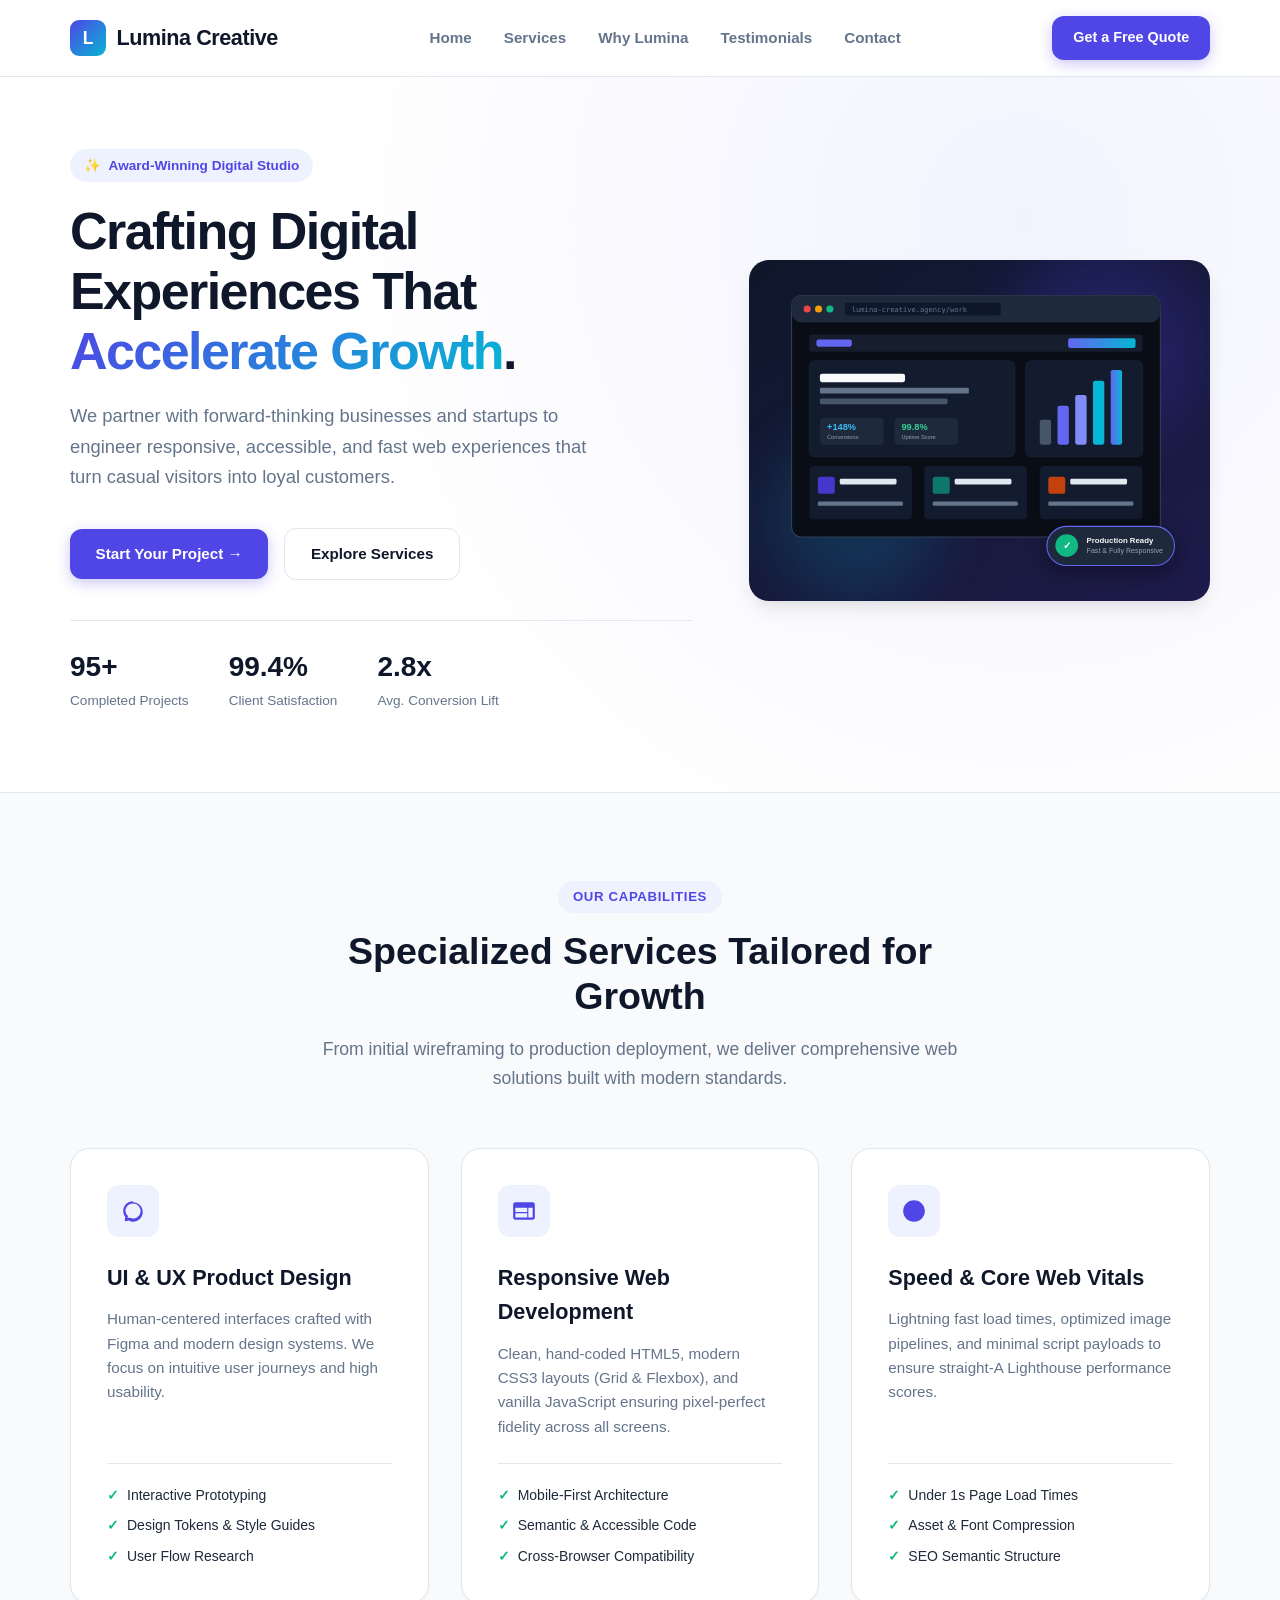
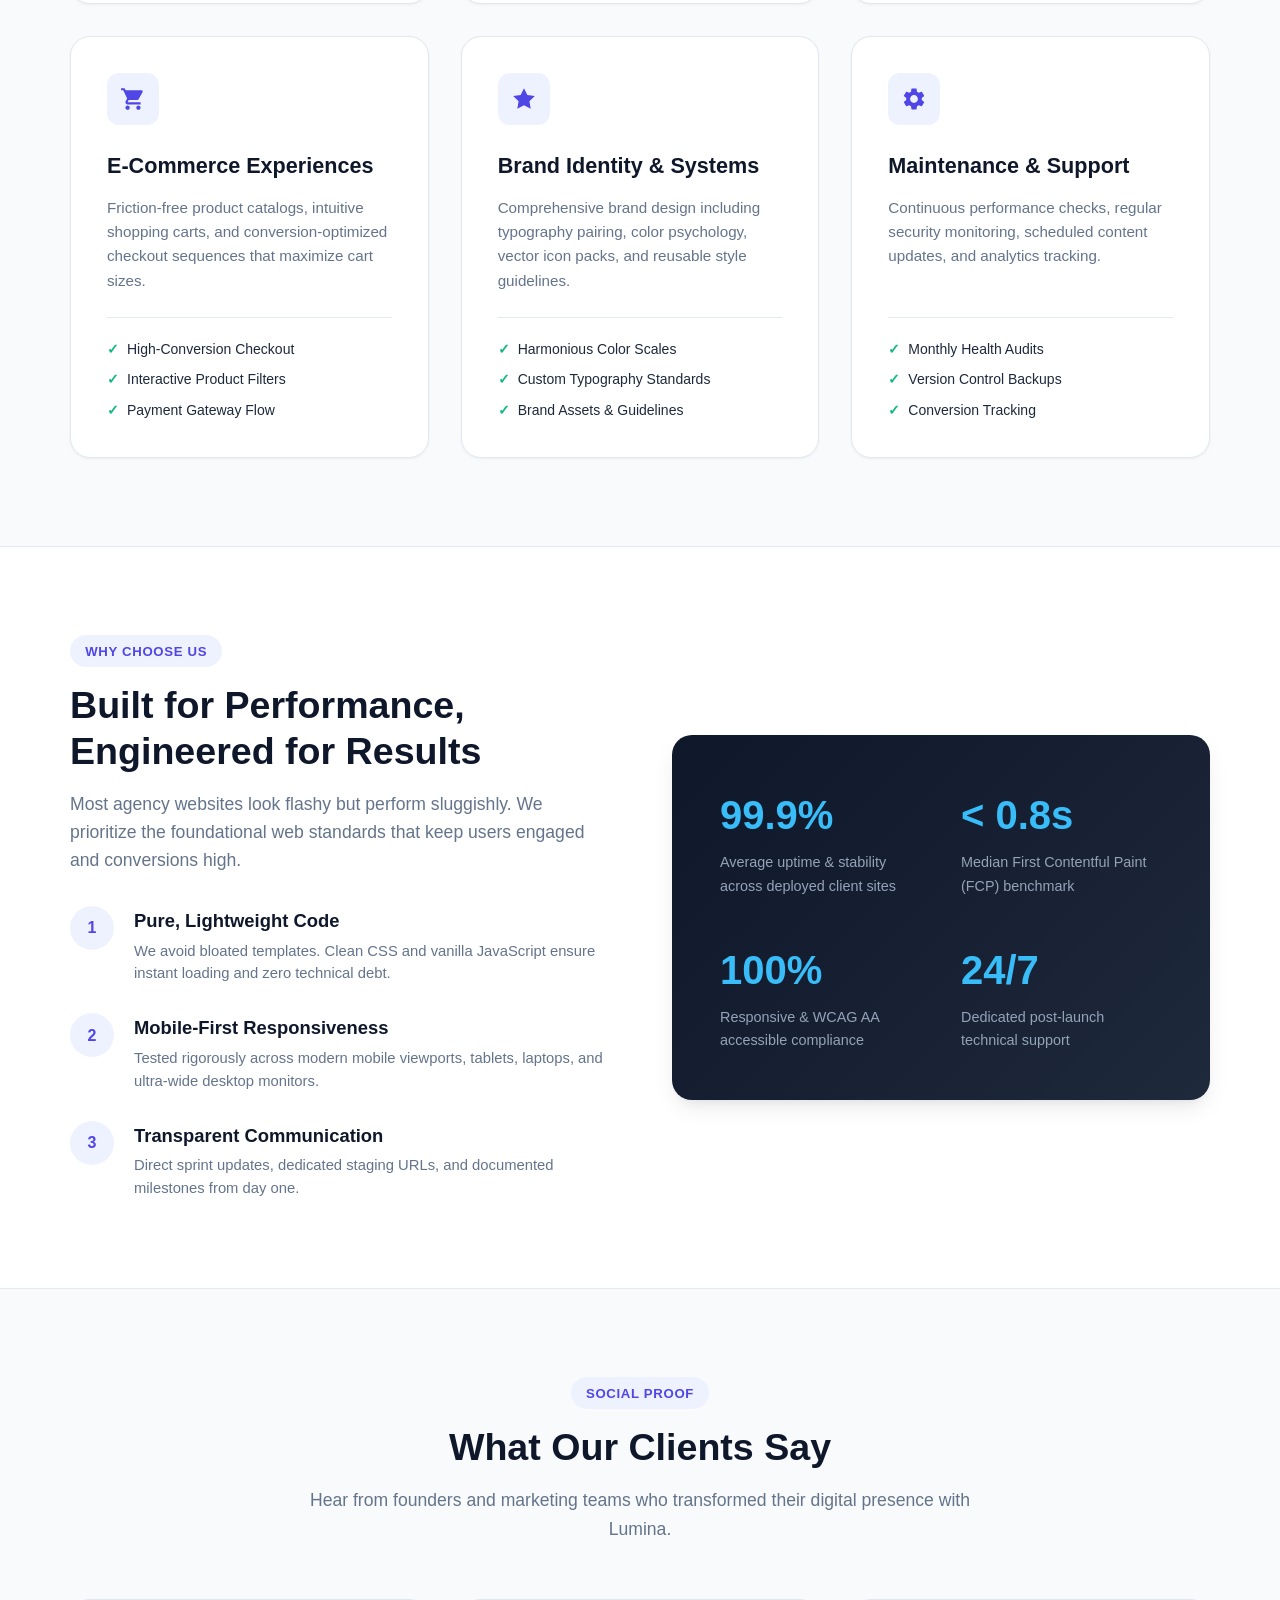
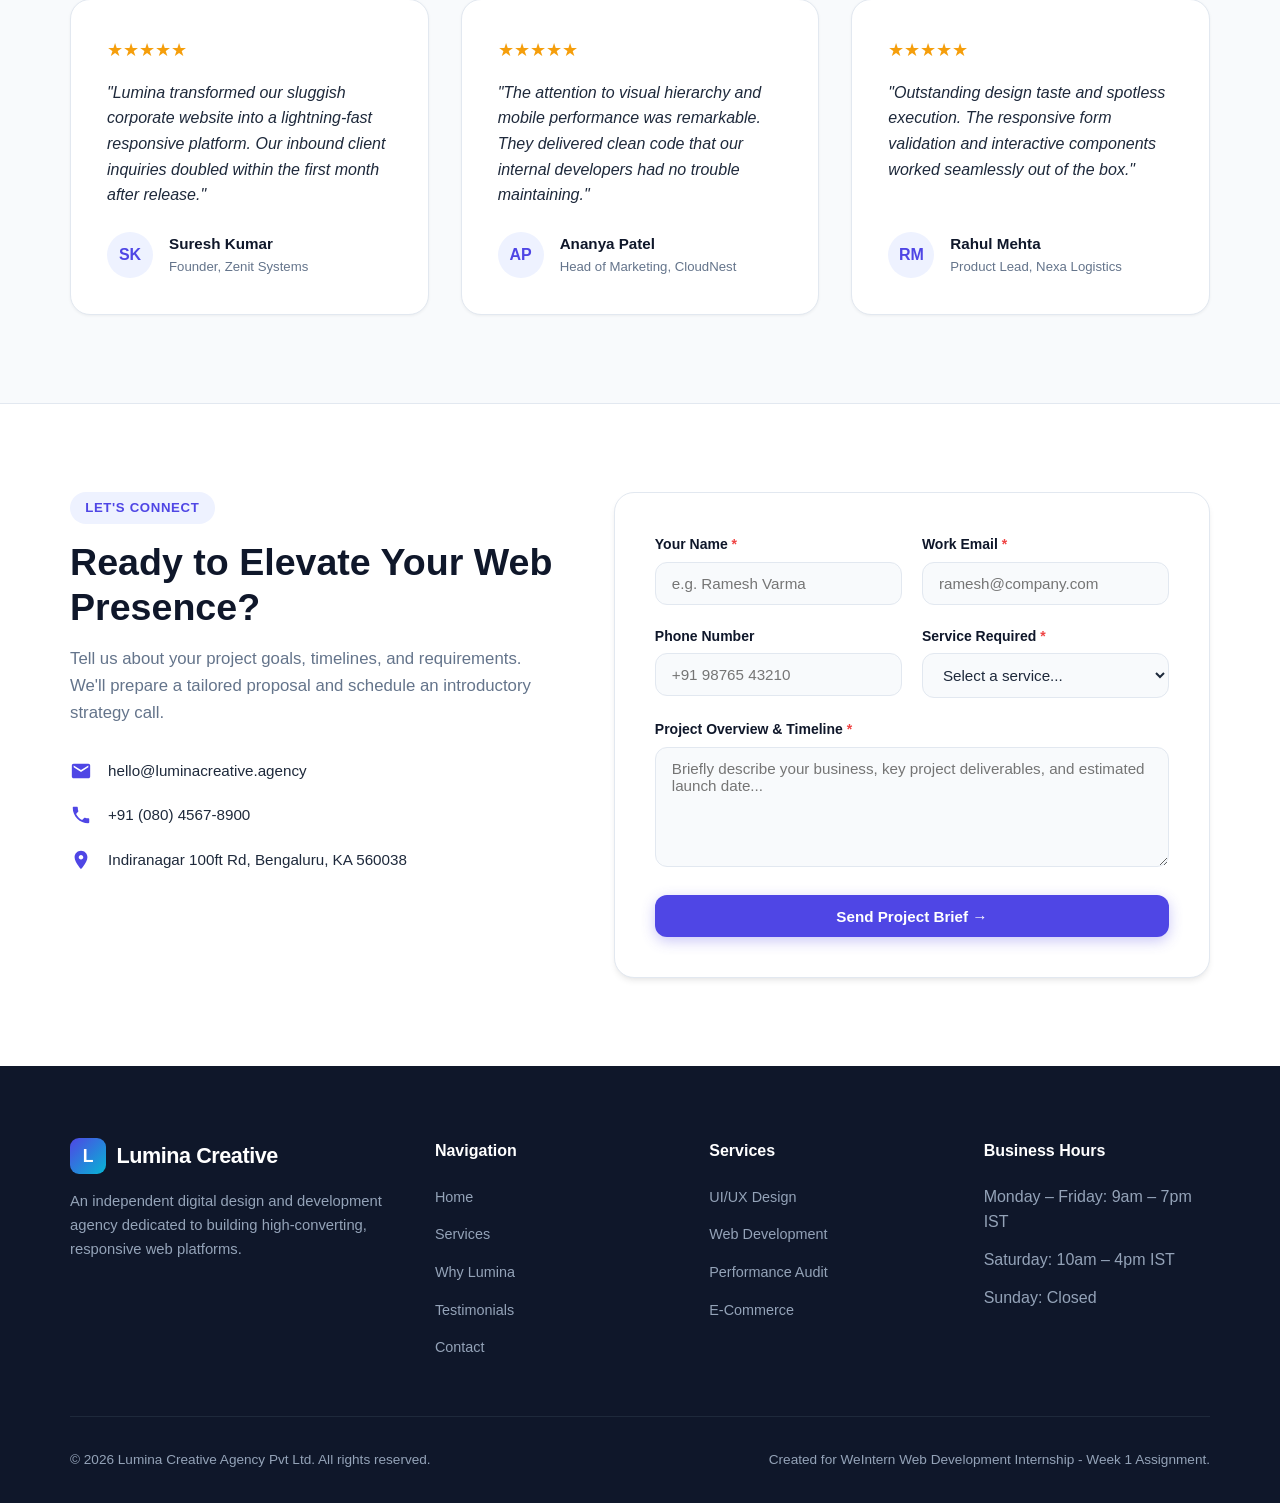
<file: business-landing-page/index.html>
<!DOCTYPE html>
<html lang="en">
<head>
  <meta charset="UTF-8">
  <meta name="viewport" content="width=device-width, initial-scale=1.0">
  <meta name="description" content="Lumina Creative Agency - We design and develop responsive, high-converting digital websites and web applications for ambitious brands.">
  <title>Lumina Creative Agency | Modern Web Design &amp; Development</title>
  <link rel="stylesheet" href="css/style.css">
</head>
<body>

  <!-- Sticky Navigation Header -->
  <header class="site-header">
    <div class="container nav-wrapper">
      <a href="#home" class="brand-logo" aria-label="Lumina Creative Agency Home">
        <span class="brand-icon">L</span>
        <span>Lumina Creative</span>
      </a>

      <!-- Navigation Links -->
      <nav aria-label="Main Navigation">
        <ul class="nav-links">
          <li><a href="#home" class="nav-link">Home</a></li>
          <li><a href="#services" class="nav-link">Services</a></li>
          <li><a href="#about" class="nav-link">Why Lumina</a></li>
          <li><a href="#testimonials" class="nav-link">Testimonials</a></li>
          <li><a href="#contact" class="nav-link">Contact</a></li>
        </ul>
      </nav>

      <!-- Primary Action & Mobile Menu Toggle -->
      <div style="display: flex; align-items: center; gap: 1rem;">
        <a href="#contact" class="btn btn-primary nav-cta-btn">Get a Free Quote</a>
        <button class="mobile-menu-btn" aria-label="Toggle navigation menu" aria-expanded="false">☰</button>
      </div>
    </div>
  </header>

  <main>
    <!-- Hero Section -->
    <section class="section hero" id="home" aria-labelledby="hero-title">
      <div class="container hero-grid">
        <div class="hero-content">
          <div class="hero-tag">
            <span>✨</span> Award-Winning Digital Studio
          </div>
          <h1 id="hero-title" class="hero-title">
            Crafting Digital Experiences That <span>Accelerate Growth</span>.
          </h1>
          <p class="hero-description">
            We partner with forward-thinking businesses and startups to engineer responsive, accessible, and fast web experiences that turn casual visitors into loyal customers.
          </p>
          <div class="hero-actions">
            <a href="#contact" class="btn btn-primary">Start Your Project &rarr;</a>
            <a href="#services" class="btn btn-secondary">Explore Services</a>
          </div>

          <!-- Trust Proof Metrics -->
          <div class="hero-metrics">
            <div>
              <div class="metric-number">95+</div>
              <div class="metric-label">Completed Projects</div>
            </div>
            <div>
              <div class="metric-number">99.4%</div>
              <div class="metric-label">Client Satisfaction</div>
            </div>
            <div>
              <div class="metric-number">2.8x</div>
              <div class="metric-label">Avg. Conversion Lift</div>
            </div>
          </div>
        </div>

        <div class="hero-visual">
          <img src="assets/hero-graphic.svg" alt="Preview of Lumina design agency dashboard showcase" class="hero-img" width="560" height="400">
        </div>
      </div>
    </section>

    <!-- Services Section -->
    <section class="section section-subtle" id="services" aria-labelledby="services-title">
      <div class="container">
        <div class="section-header">
          <span class="badge">Our Capabilities</span>
          <h2 id="services-title" class="section-title">Specialized Services Tailored for Growth</h2>
          <p class="section-subtitle">
            From initial wireframing to production deployment, we deliver comprehensive web solutions built with modern standards.
          </p>
        </div>

        <div class="services-grid">
          
          <!-- Service Card 1 -->
          <article class="service-card">
            <div class="service-icon" aria-hidden="true">
              <svg width="26" height="26" viewBox="0 0 24 24" fill="currentColor">
                <path d="M12 3c-4.97 0-9 4.03-9 9 0 2.12.74 4.07 1.97 5.61L4.35 20.1a1 1 0 0 0 1.25 1.25l2.49-.62C9.72 21.46 10.83 22 12 22c4.97 0 9-4.03 9-9s-4.03-9-9-9zm0 16c-1.01 0-1.97-.24-2.83-.67l-.42-.21-1.8.45.45-1.8-.21-.42A6.94 6.94 0 0 1 5 12c0-3.86 3.14-7 7-7s7 3.14 7 7-3.14 7-7 7z"/>
              </svg>
            </div>
            <h3 class="service-title">UI &amp; UX Product Design</h3>
            <p class="service-desc">
              Human-centered interfaces crafted with Figma and modern design systems. We focus on intuitive user journeys and high usability.
            </p>
            <ul class="service-features">
              <li>Interactive Prototyping</li>
              <li>Design Tokens &amp; Style Guides</li>
              <li>User Flow Research</li>
            </ul>
          </article>

          <!-- Service Card 2 -->
          <article class="service-card">
            <div class="service-icon" aria-hidden="true">
              <svg width="26" height="26" viewBox="0 0 24 24" fill="currentColor">
                <path d="M20 4H4c-1.1 0-2 .9-2 2v12c0 1.1.9 2 2 2h16c1.1 0 2-.9 2-2V6c0-1.1-.9-2-2-2zm-5 14H4v-4h11v4zm0-5H4V9h11v4zm5 5h-4V9h4v9z"/>
              </svg>
            </div>
            <h3 class="service-title">Responsive Web Development</h3>
            <p class="service-desc">
              Clean, hand-coded HTML5, modern CSS3 layouts (Grid &amp; Flexbox), and vanilla JavaScript ensuring pixel-perfect fidelity across all screens.
            </p>
            <ul class="service-features">
              <li>Mobile-First Architecture</li>
              <li>Semantic &amp; Accessible Code</li>
              <li>Cross-Browser Compatibility</li>
            </ul>
          </article>

          <!-- Service Card 3 -->
          <article class="service-card">
            <div class="service-icon" aria-hidden="true">
              <svg width="26" height="26" viewBox="0 0 24 24" fill="currentColor">
                <path d="M12 2C6.48 2 2 6.48 2 12s4.48 10 10 10 10-4.48 10-10S17.52 2 12 2zm1 14.5v-3.5h3l-4-6v3.5H9l4 6z"/>
              </svg>
            </div>
            <h3 class="service-title">Speed &amp; Core Web Vitals</h3>
            <p class="service-desc">
              Lightning fast load times, optimized image pipelines, and minimal script payloads to ensure straight-A Lighthouse performance scores.
            </p>
            <ul class="service-features">
              <li>Under 1s Page Load Times</li>
              <li>Asset &amp; Font Compression</li>
              <li>SEO Semantic Structure</li>
            </ul>
          </article>

          <!-- Service Card 4 -->
          <article class="service-card">
            <div class="service-icon" aria-hidden="true">
              <svg width="26" height="26" viewBox="0 0 24 24" fill="currentColor">
                <path d="M7 18c-1.1 0-1.99.9-1.99 2S5.9 22 7 22s2-.9 2-2-.9-2-2-2zM1 2v2h2l3.6 7.59-1.35 2.45c-.16.28-.25.61-.25.96 0 1.1.9 2 2 2h12v-2H7.42c-.14 0-.25-.11-.25-.25l.03-.12.9-1.63h7.45c.75 0 1.41-.41 1.75-1.03l3.58-6.49A1.003 1.003 0 0 0 20 4H5.21l-.94-2H1zm16 16c-1.1 0-1.99.9-1.99 2s.89 2 1.99 2 2-.9 2-2-.9-2-2-2z"/>
              </svg>
            </div>
            <h3 class="service-title">E-Commerce Experiences</h3>
            <p class="service-desc">
              Friction-free product catalogs, intuitive shopping carts, and conversion-optimized checkout sequences that maximize cart sizes.
            </p>
            <ul class="service-features">
              <li>High-Conversion Checkout</li>
              <li>Interactive Product Filters</li>
              <li>Payment Gateway Flow</li>
            </ul>
          </article>

          <!-- Service Card 5 -->
          <article class="service-card">
            <div class="service-icon" aria-hidden="true">
              <svg width="26" height="26" viewBox="0 0 24 24" fill="currentColor">
                <path d="M12 2l3.09 6.26L22 9.27l-5 4.87 1.18 6.88L12 17.77l-6.18 3.25L7 14.14 2 9.27l6.91-1.01L12 2z"/>
              </svg>
            </div>
            <h3 class="service-title">Brand Identity &amp; Systems</h3>
            <p class="service-desc">
              Comprehensive brand design including typography pairing, color psychology, vector icon packs, and reusable style guidelines.
            </p>
            <ul class="service-features">
              <li>Harmonious Color Scales</li>
              <li>Custom Typography Standards</li>
              <li>Brand Assets &amp; Guidelines</li>
            </ul>
          </article>

          <!-- Service Card 6 -->
          <article class="service-card">
            <div class="service-icon" aria-hidden="true">
              <svg width="26" height="26" viewBox="0 0 24 24" fill="currentColor">
                <path d="M19.14 12.94c.04-.3.06-.61.06-.94 0-.32-.02-.64-.07-.94l2.03-1.58c.18-.14.23-.41.12-.61l-1.92-3.32c-.12-.22-.37-.29-.59-.22l-2.39.96c-.5-.38-1.03-.7-1.62-.94l-.36-2.54c-.04-.24-.24-.41-.48-.41h-3.84c-.24 0-.43.17-.47.41l-.36 2.54c-.59.24-1.13.57-1.62.94l-2.39-.96c-.22-.08-.47 0-.59.22L2.74 8.87c-.12.21-.08.47.12.61l2.03 1.58c-.05.3-.09.63-.09.94s.02.64.07.94l-2.03 1.58c-.18.14-.23.41-.12.61l1.92 3.32c.12.22.37.29.59.22l2.39-.96c.5.38 1.03.7 1.62.94l.36 2.54c.05.24.24.41.48.41h3.84c.24 0 .44-.17.47-.41l.36-2.54c.59-.24 1.13-.56 1.62-.94l2.39.96c.22.08.47 0 .59-.22l1.92-3.32c.12-.22.07-.47-.12-.61l-2.01-1.58zM12 15.6c-1.98 0-3.6-1.62-3.6-3.6s1.62-3.6 3.6-3.6 3.6 1.62 3.6 3.6-1.62 3.6-3.6 3.6z"/>
              </svg>
            </div>
            <h3 class="service-title">Maintenance &amp; Support</h3>
            <p class="service-desc">
              Continuous performance checks, regular security monitoring, scheduled content updates, and analytics tracking.
            </p>
            <ul class="service-features">
              <li>Monthly Health Audits</li>
              <li>Version Control Backups</li>
              <li>Conversion Tracking</li>
            </ul>
          </article>

        </div>
      </div>
    </section>

    <!-- Why Choose Us / Problem & Value Proposition -->
    <section class="section" id="about" aria-labelledby="why-title">
      <div class="container why-us-grid">
        <div>
          <span class="badge">Why Choose Us</span>
          <h2 id="why-title" class="section-title">Built for Performance, Engineered for Results</h2>
          <p class="section-subtitle">
            Most agency websites look flashy but perform sluggishly. We prioritize the foundational web standards that keep users engaged and conversions high.
          </p>

          <div class="why-features">
            <div class="why-feature-item">
              <div class="why-feature-icon">1</div>
              <div>
                <h3 class="why-feature-title">Pure, Lightweight Code</h3>
                <p class="why-feature-desc">We avoid bloated templates. Clean CSS and vanilla JavaScript ensure instant loading and zero technical debt.</p>
              </div>
            </div>

            <div class="why-feature-item">
              <div class="why-feature-icon">2</div>
              <div>
                <h3 class="why-feature-title">Mobile-First Responsiveness</h3>
                <p class="why-feature-desc">Tested rigorously across modern mobile viewports, tablets, laptops, and ultra-wide desktop monitors.</p>
              </div>
            </div>

            <div class="why-feature-item">
              <div class="why-feature-icon">3</div>
              <div>
                <h3 class="why-feature-title">Transparent Communication</h3>
                <p class="why-feature-desc">Direct sprint updates, dedicated staging URLs, and documented milestones from day one.</p>
              </div>
            </div>
          </div>
        </div>

        <div class="stats-card-box">
          <div class="stat-item">
            <h3>99.9%</h3>
            <p>Average uptime &amp; stability across deployed client sites</p>
          </div>
          <div class="stat-item">
            <h3>&lt; 0.8s</h3>
            <p>Median First Contentful Paint (FCP) benchmark</p>
          </div>
          <div class="stat-item">
            <h3>100%</h3>
            <p>Responsive &amp; WCAG AA accessible compliance</p>
          </div>
          <div class="stat-item">
            <h3>24/7</h3>
            <p>Dedicated post-launch technical support</p>
          </div>
        </div>
      </div>
    </section>

    <!-- Testimonials Section -->
    <section class="section section-subtle" id="testimonials" aria-labelledby="testimonials-title">
      <div class="container">
        <div class="section-header">
          <span class="badge">Social Proof</span>
          <h2 id="testimonials-title" class="section-title">What Our Clients Say</h2>
          <p class="section-subtitle">
            Hear from founders and marketing teams who transformed their digital presence with Lumina.
          </p>
        </div>

        <div class="testimonials-grid">
          
          <!-- Testimonial 1 -->
          <article class="testimonial-card">
            <div class="testimonial-rating" aria-label="5 out of 5 stars">★★★★★</div>
            <p class="testimonial-quote">
              "Lumina transformed our sluggish corporate website into a lightning-fast responsive platform. Our inbound client inquiries doubled within the first month after release."
            </p>
            <div class="testimonial-author">
              <div class="author-avatar">SK</div>
              <div>
                <div class="author-name">Suresh Kumar</div>
                <div class="author-role">Founder, Zenit Systems</div>
              </div>
            </div>
          </article>

          <!-- Testimonial 2 -->
          <article class="testimonial-card">
            <div class="testimonial-rating" aria-label="5 out of 5 stars">★★★★★</div>
            <p class="testimonial-quote">
              "The attention to visual hierarchy and mobile performance was remarkable. They delivered clean code that our internal developers had no trouble maintaining."
            </p>
            <div class="testimonial-author">
              <div class="author-avatar">AP</div>
              <div>
                <div class="author-name">Ananya Patel</div>
                <div class="author-role">Head of Marketing, CloudNest</div>
              </div>
            </div>
          </article>

          <!-- Testimonial 3 -->
          <article class="testimonial-card">
            <div class="testimonial-rating" aria-label="5 out of 5 stars">★★★★★</div>
            <p class="testimonial-quote">
              "Outstanding design taste and spotless execution. The responsive form validation and interactive components worked seamlessly out of the box."
            </p>
            <div class="testimonial-author">
              <div class="author-avatar">RM</div>
              <div>
                <div class="author-name">Rahul Mehta</div>
                <div class="author-role">Product Lead, Nexa Logistics</div>
              </div>
            </div>
          </article>

        </div>
      </div>
    </section>

    <!-- Contact & Project Inquiry Section -->
    <section class="section" id="contact" aria-labelledby="contact-title">
      <div class="container contact-section-grid">
        
        <div class="contact-info-panel">
          <span class="badge">Let's Connect</span>
          <h2 id="contact-title" class="section-title">Ready to Elevate Your Web Presence?</h2>
          <p>
            Tell us about your project goals, timelines, and requirements. We'll prepare a tailored proposal and schedule an introductory strategy call.
          </p>

          <div class="contact-direct-items">
            <div class="contact-direct-item">
              <svg width="22" height="22" viewBox="0 0 24 24" fill="currentColor">
                <path d="M20 4H4c-1.1 0-1.99.9-1.99 2L2 18c0 1.1.9 2 2 2h16c1.1 0 2-.9 2-2V6c0-1.1-.9-2-2-2zm0 4l-8 5-8-5V6l8 5 8-5v2z"/>
              </svg>
              <span>hello@luminacreative.agency</span>
            </div>
            <div class="contact-direct-item">
              <svg width="22" height="22" viewBox="0 0 24 24" fill="currentColor">
                <path d="M6.62 10.79c1.44 2.83 3.76 5.14 6.59 6.59l2.2-2.2c.27-.27.67-.36 1.02-.24 1.12.37 2.33.57 3.57.57.55 0 1 .45 1 1V20c0 .55-.45 1-1 1-9.39 0-17-7.61-17-17 0-.55.45-1 1-1h3.5c.55 0 1 .45 1 1 0 1.25.2 2.45.57 3.57.11.35.03.74-.25 1.02l-2.2 2.2z"/>
              </svg>
              <span>+91 (080) 4567-8900</span>
            </div>
            <div class="contact-direct-item">
              <svg width="22" height="22" viewBox="0 0 24 24" fill="currentColor">
                <path d="M12 2C8.13 2 5 5.13 5 9c0 5.25 7 13 7 13s7-7.75 7-13c0-3.87-3.13-7-7-7zm0 9.5c-1.38 0-2.5-1.12-2.5-2.5s1.12-2.5 2.5-2.5 2.5 1.12 2.5 2.5-1.12 2.5-2.5 2.5z"/>
              </svg>
              <span>Indiranagar 100ft Rd, Bengaluru, KA 560038</span>
            </div>
          </div>
        </div>

        <!-- Validated Inquiry Form -->
        <div class="inquiry-form-card">
          <form id="inquiry-form" novalidate>
            <div class="form-row">
              <div class="form-field">
                <label for="client-name" class="field-label">Your Name <span style="color: #ef4444;">*</span></label>
                <input type="text" id="client-name" name="client-name" class="field-input" placeholder="e.g. Ramesh Varma" required>
              </div>

              <div class="form-field">
                <label for="client-email" class="field-label">Work Email <span style="color: #ef4444;">*</span></label>
                <input type="email" id="client-email" name="client-email" class="field-input" placeholder="ramesh@company.com" required>
              </div>
            </div>

            <div class="form-row">
              <div class="form-field">
                <label for="client-phone" class="field-label">Phone Number</label>
                <input type="tel" id="client-phone" name="client-phone" class="field-input" placeholder="+91 98765 43210">
              </div>

              <div class="form-field">
                <label for="service-type" class="field-label">Service Required <span style="color: #ef4444;">*</span></label>
                <select id="service-type" name="service-type" class="field-select" required>
                  <option value="">Select a service...</option>
                  <option value="UI & UX Design">UI &amp; UX Product Design</option>
                  <option value="Responsive Web Development">Responsive Web Development</option>
                  <option value="Speed & Core Web Vitals">Speed &amp; Core Web Vitals Optimization</option>
                  <option value="E-Commerce Solutions">E-Commerce Experience</option>
                  <option value="Full Website Redesign">Full Website Redesign</option>
                </select>
              </div>
            </div>

            <div class="form-field">
              <label for="project-details" class="field-label">Project Overview &amp; Timeline <span style="color: #ef4444;">*</span></label>
              <textarea id="project-details" name="project-details" class="field-textarea" placeholder="Briefly describe your business, key project deliverables, and estimated launch date..." required></textarea>
            </div>

            <button type="submit" class="btn btn-primary" style="width: 100%;">
              Send Project Brief &rarr;
            </button>

            <div id="form-alert" class="form-alert" role="alert"></div>
          </form>
        </div>

      </div>
    </section>
  </main>

  <!-- Site Footer -->
  <footer class="site-footer">
    <div class="container">
      <div class="footer-grid">
        <div class="footer-brand">
          <div class="brand-logo">
            <span class="brand-icon">L</span>
            <span>Lumina Creative</span>
          </div>
          <p>
            An independent digital design and development agency dedicated to building high-converting, responsive web platforms.
          </p>
        </div>

        <div class="footer-col">
          <h4>Navigation</h4>
          <ul class="footer-links">
            <li><a href="#home">Home</a></li>
            <li><a href="#services">Services</a></li>
            <li><a href="#about">Why Lumina</a></li>
            <li><a href="#testimonials">Testimonials</a></li>
            <li><a href="#contact">Contact</a></li>
          </ul>
        </div>

        <div class="footer-col">
          <h4>Services</h4>
          <ul class="footer-links">
            <li><a href="#services">UI/UX Design</a></li>
            <li><a href="#services">Web Development</a></li>
            <li><a href="#services">Performance Audit</a></li>
            <li><a href="#services">E-Commerce</a></li>
          </ul>
        </div>

        <div class="footer-col">
          <h4>Business Hours</h4>
          <ul class="footer-links">
            <li>Monday – Friday: 9am – 7pm IST</li>
            <li>Saturday: 10am – 4pm IST</li>
            <li>Sunday: Closed</li>
          </ul>
        </div>
      </div>

      <div class="footer-bottom-bar">
        <p>&copy; 2026 Lumina Creative Agency Pvt Ltd. All rights reserved.</p>
        <p>Created for WeIntern Web Development Internship - Week 1 Assignment.</p>
      </div>
    </div>
  </footer>

  <script src="js/script.js"></script>
</body>
</html>
</file>
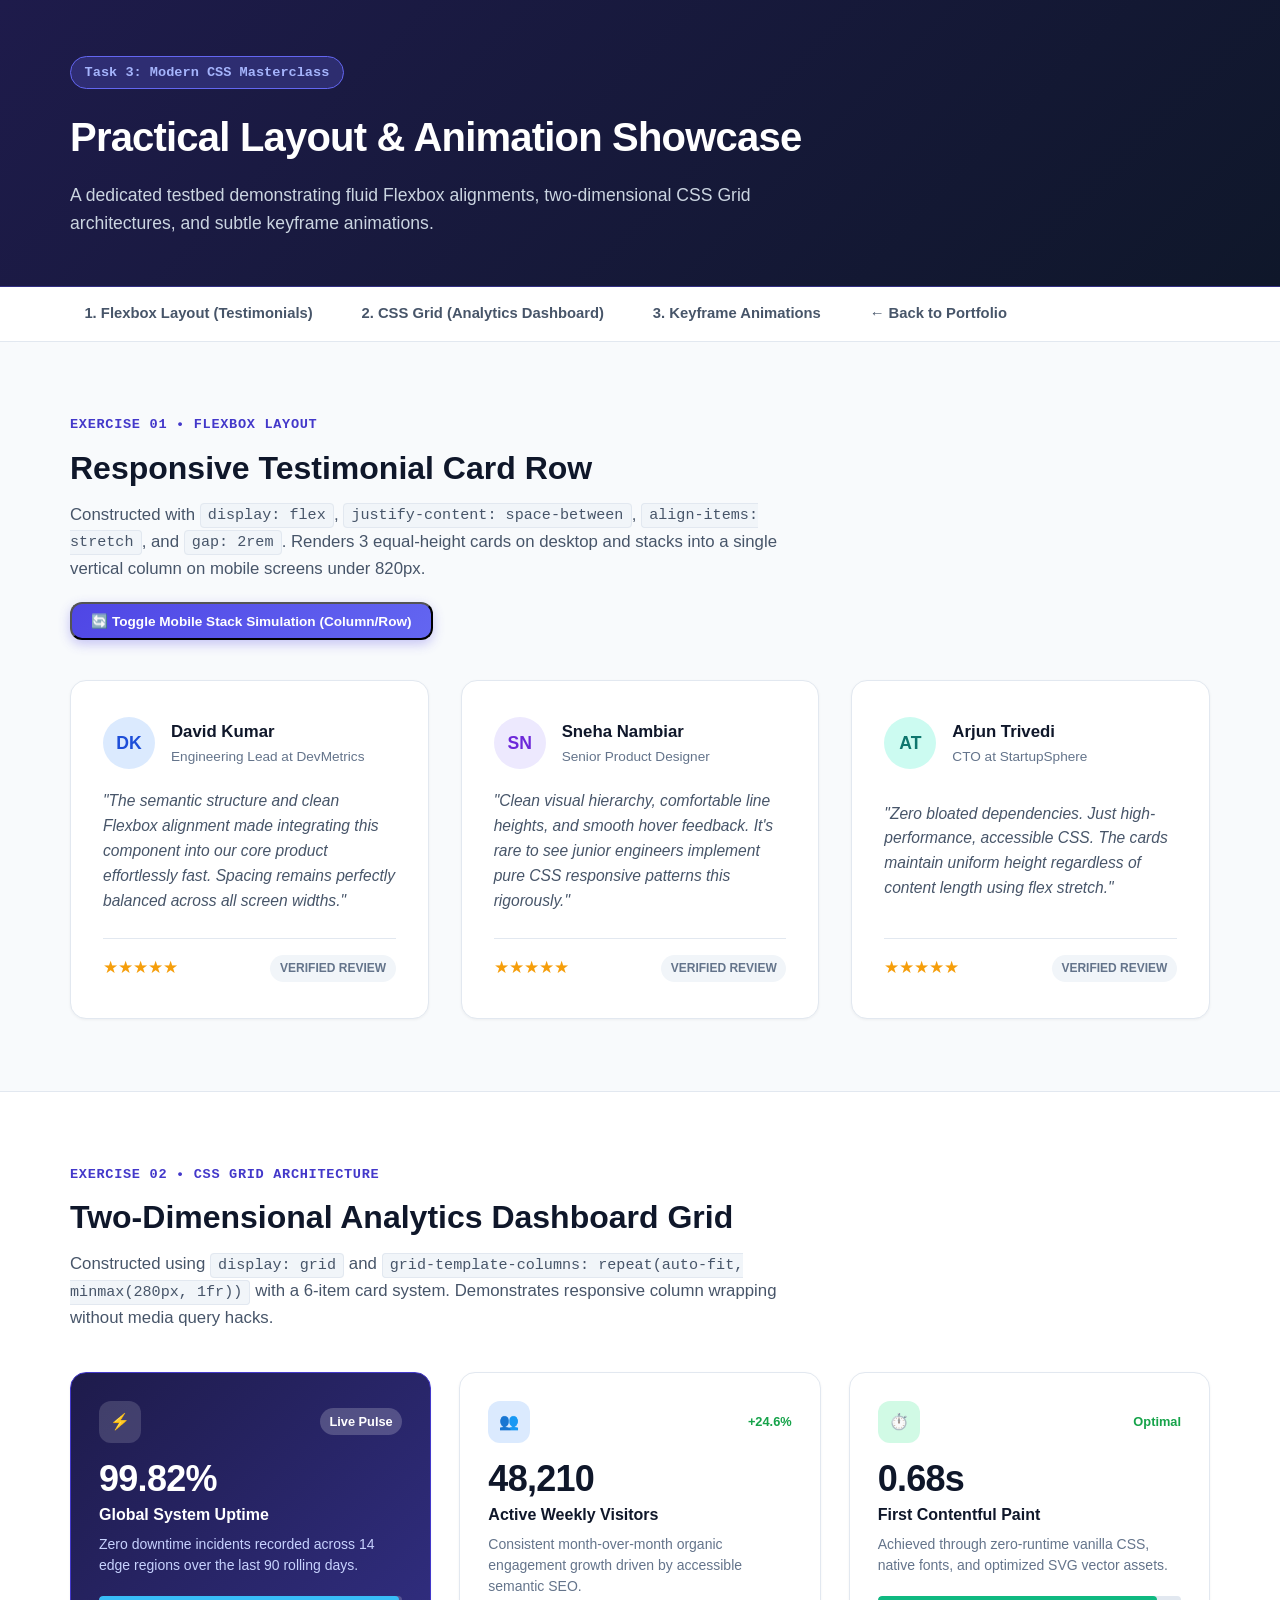
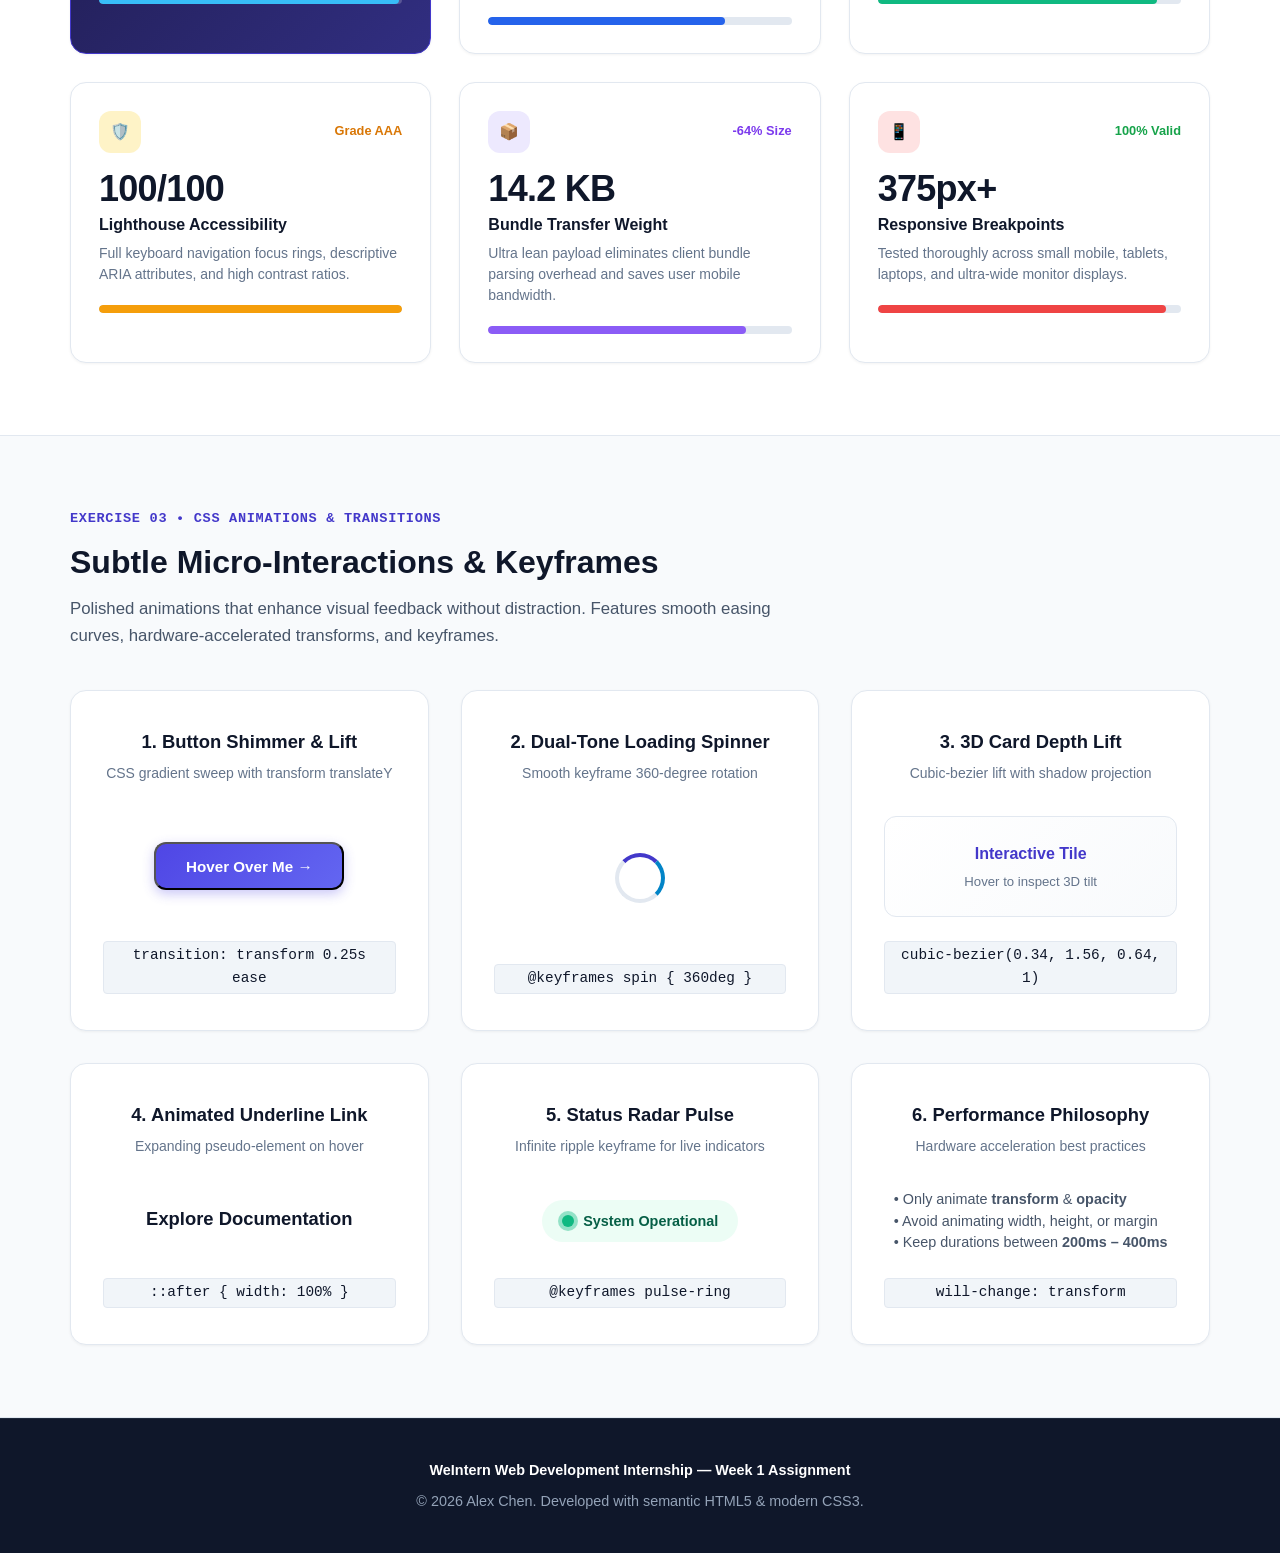
<file: css-challenge/index.html>
<!DOCTYPE html>
<html lang="en">
<head>
  <meta charset="UTF-8">
  <meta name="viewport" content="width=device-width, initial-scale=1.0">
  <meta name="description" content="CSS Challenge Showcase - Flexbox card layout, CSS Grid dashboard, and micro-animations for WeIntern Week 1.">
  <title>CSS Challenge Lab | Alex Chen</title>
  <link rel="stylesheet" href="css/style.css">
</head>
<body>

  <!-- Top Hero Header -->
  <header class="challenge-hero">
    <div class="container">
      <span class="challenge-badge">Task 3: Modern CSS Masterclass</span>
      <h1>Practical Layout &amp; Animation Showcase</h1>
      <p>
        A dedicated testbed demonstrating fluid Flexbox alignments, two-dimensional CSS Grid architectures, and subtle keyframe animations.
      </p>
    </div>
  </header>

  <!-- Sticky Quick Nav -->
  <nav class="challenge-nav-bar" aria-label="Challenge sections">
    <div class="container">
      <ul class="challenge-nav-list">
        <li><a href="#flexbox-task">1. Flexbox Layout (Testimonials)</a></li>
        <li><a href="#grid-task">2. CSS Grid (Analytics Dashboard)</a></li>
        <li><a href="#animation-task">3. Keyframe Animations</a></li>
        <li><a href="../portfolio-website/index.html">&larr; Back to Portfolio</a></li>
      </ul>
    </div>
  </nav>

  <main>

    <!-- ====================================================================
         TASK 3.1: FLEXBOX LAYOUT (3 Cards in a row, stacking on mobile)
         ==================================================================== -->
    <section class="lab-section" id="flexbox-task" aria-labelledby="flexbox-title">
      <div class="container">
        
        <div class="lab-header">
          <div class="lab-tag">Exercise 01 • Flexbox Layout</div>
          <h2 id="flexbox-title" class="lab-title">Responsive Testimonial Card Row</h2>
          <p class="lab-desc">
            Constructed with <span class="code-pill">display: flex</span>, <span class="code-pill">justify-content: space-between</span>, <span class="code-pill">align-items: stretch</span>, and <span class="code-pill">gap: 2rem</span>. Renders 3 equal-height cards on desktop and stacks into a single vertical column on mobile screens under 820px.
          </p>

          <div style="margin-top: 1.25rem;">
            <button id="toggle-flex-mode" class="anim-btn-interactive" style="padding: 0.55rem 1.2rem; font-size: 0.85rem;">
              🔄 Toggle Mobile Stack Simulation (Column/Row)
            </button>
          </div>
        </div>

        <!-- The 3-Card Flexbox Container -->
        <div class="flexbox-container">
          
          <!-- Card 1 -->
          <article class="flex-card">
            <div class="flex-card-header">
              <div class="flex-avatar blue">DK</div>
              <div class="flex-client-info">
                <h4>David Kumar</h4>
                <p>Engineering Lead at DevMetrics</p>
              </div>
            </div>
            <div class="flex-card-body">
              <p>
                "The semantic structure and clean Flexbox alignment made integrating this component into our core product effortlessly fast. Spacing remains perfectly balanced across all screen widths."
              </p>
            </div>
            <div class="flex-card-footer">
              <div class="flex-stars" aria-label="5 stars">★★★★★</div>
              <span class="flex-badge">Verified Review</span>
            </div>
          </article>

          <!-- Card 2 -->
          <article class="flex-card">
            <div class="flex-card-header">
              <div class="flex-avatar purple">SN</div>
              <div class="flex-client-info">
                <h4>Sneha Nambiar</h4>
                <p>Senior Product Designer</p>
              </div>
            </div>
            <div class="flex-card-body">
              <p>
                "Clean visual hierarchy, comfortable line heights, and smooth hover feedback. It's rare to see junior engineers implement pure CSS responsive patterns this rigorously."
              </p>
            </div>
            <div class="flex-card-footer">
              <div class="flex-stars" aria-label="5 stars">★★★★★</div>
              <span class="flex-badge">Verified Review</span>
            </div>
          </article>

          <!-- Card 3 -->
          <article class="flex-card">
            <div class="flex-card-header">
              <div class="flex-avatar teal">AT</div>
              <div class="flex-client-info">
                <h4>Arjun Trivedi</h4>
                <p>CTO at StartupSphere</p>
              </div>
            </div>
            <div class="flex-card-body">
              <p>
                "Zero bloated dependencies. Just high-performance, accessible CSS. The cards maintain uniform height regardless of content length using flex stretch."
              </p>
            </div>
            <div class="flex-card-footer">
              <div class="flex-stars" aria-label="5 stars">★★★★★</div>
              <span class="flex-badge">Verified Review</span>
            </div>
          </article>

        </div>

      </div>
    </section>

    <!-- ====================================================================
         TASK 3.2: CSS GRID LAYOUT (Dashboard / Gallery with 6+ Items)
         ==================================================================== -->
    <section class="lab-section" id="grid-task" aria-labelledby="grid-title">
      <div class="container">
        
        <div class="lab-header">
          <div class="lab-tag">Exercise 02 • CSS Grid Architecture</div>
          <h2 id="grid-title" class="lab-title">Two-Dimensional Analytics Dashboard Grid</h2>
          <p class="lab-desc">
            Constructed using <span class="code-pill">display: grid</span> and <span class="code-pill">grid-template-columns: repeat(auto-fit, minmax(280px, 1fr))</span> with a 6-item card system. Demonstrates responsive column wrapping without media query hacks.
          </p>
        </div>

        <div class="grid-container">
          
          <!-- Grid Item 1 (Featured) -->
          <article class="grid-card featured">
            <div class="grid-card-top">
              <div class="grid-icon-pill">⚡</div>
              <span style="font-size: 0.8rem; font-weight: 700; background: rgba(255,255,255,0.2); padding: 0.2rem 0.6rem; border-radius: 99px;">Live Pulse</span>
            </div>
            <div class="grid-metric-value">99.82%</div>
            <h3 class="grid-metric-title">Global System Uptime</h3>
            <p class="grid-metric-sub">Zero downtime incidents recorded across 14 edge regions over the last 90 rolling days.</p>
            <div class="grid-bar-track" style="background: rgba(255,255,255,0.2);">
              <div class="grid-bar-fill" style="width: 99%; background: #38bdf8;"></div>
            </div>
          </article>

          <!-- Grid Item 2 -->
          <article class="grid-card">
            <div class="grid-card-top">
              <div class="grid-icon-pill" style="color: #2563eb; background: #dbeafe;">👥</div>
              <span style="font-size: 0.8rem; color: #16a34a; font-weight: 700;">+24.6%</span>
            </div>
            <div class="grid-metric-value" style="color: var(--text-main);">48,210</div>
            <h3 class="grid-metric-title">Active Weekly Visitors</h3>
            <p class="grid-metric-sub">Consistent month-over-month organic engagement growth driven by accessible semantic SEO.</p>
            <div class="grid-bar-track">
              <div class="grid-bar-fill" style="width: 78%; background: #2563eb;"></div>
            </div>
          </article>

          <!-- Grid Item 3 -->
          <article class="grid-card">
            <div class="grid-card-top">
              <div class="grid-icon-pill" style="color: #059669; background: #d1fae5;">⏱️</div>
              <span style="font-size: 0.8rem; color: #16a34a; font-weight: 700;">Optimal</span>
            </div>
            <div class="grid-metric-value" style="color: var(--text-main);">0.68s</div>
            <h3 class="grid-metric-title">First Contentful Paint</h3>
            <p class="grid-metric-sub">Achieved through zero-runtime vanilla CSS, native fonts, and optimized SVG vector assets.</p>
            <div class="grid-bar-track">
              <div class="grid-bar-fill" style="width: 92%; background: #10b981;"></div>
            </div>
          </article>

          <!-- Grid Item 4 -->
          <article class="grid-card">
            <div class="grid-card-top">
              <div class="grid-icon-pill" style="color: #d97706; background: #fef3c7;">🛡️</div>
              <span style="font-size: 0.8rem; color: #d97706; font-weight: 700;">Grade AAA</span>
            </div>
            <div class="grid-metric-value" style="color: var(--text-main);">100/100</div>
            <h3 class="grid-metric-title">Lighthouse Accessibility</h3>
            <p class="grid-metric-sub">Full keyboard navigation focus rings, descriptive ARIA attributes, and high contrast ratios.</p>
            <div class="grid-bar-track">
              <div class="grid-bar-fill" style="width: 100%; background: #f59e0b;"></div>
            </div>
          </article>

          <!-- Grid Item 5 -->
          <article class="grid-card">
            <div class="grid-card-top">
              <div class="grid-icon-pill" style="color: #7c3aed; background: #ede9fe;">📦</div>
              <span style="font-size: 0.8rem; color: #7c3aed; font-weight: 700;">-64% Size</span>
            </div>
            <div class="grid-metric-value" style="color: var(--text-main);">14.2 KB</div>
            <h3 class="grid-metric-title">Bundle Transfer Weight</h3>
            <p class="grid-metric-sub">Ultra lean payload eliminates client bundle parsing overhead and saves user mobile bandwidth.</p>
            <div class="grid-bar-track">
              <div class="grid-bar-fill" style="width: 85%; background: #8b5cf6;"></div>
            </div>
          </article>

          <!-- Grid Item 6 -->
          <article class="grid-card">
            <div class="grid-card-top">
              <div class="grid-icon-pill" style="color: #dc2626; background: #fee2e2;">📱</div>
              <span style="font-size: 0.8rem; color: #16a34a; font-weight: 700;">100% Valid</span>
            </div>
            <div class="grid-metric-value" style="color: var(--text-main);">375px+</div>
            <h3 class="grid-metric-title">Responsive Breakpoints</h3>
            <p class="grid-metric-sub">Tested thoroughly across small mobile, tablets, laptops, and ultra-wide monitor displays.</p>
            <div class="grid-bar-track">
              <div class="grid-bar-fill" style="width: 95%; background: #ef4444;"></div>
            </div>
          </article>

        </div>

      </div>
    </section>

    <!-- ====================================================================
         TASK 3.3: ANIMATION SUITE TASK (Buttons, Spinners, Lift, Underlines)
         ==================================================================== -->
    <section class="lab-section" id="animation-task" aria-labelledby="anim-title">
      <div class="container">
        
        <div class="lab-header">
          <div class="lab-tag">Exercise 03 • CSS Animations &amp; Transitions</div>
          <h2 id="anim-title" class="lab-title">Subtle Micro-Interactions &amp; Keyframes</h2>
          <p class="lab-desc">
            Polished animations that enhance visual feedback without distraction. Features smooth easing curves, hardware-accelerated transforms, and keyframes.
          </p>
        </div>

        <div class="animation-grid">
          
          <!-- Animation 1: Shimmer Button Hover -->
          <article class="anim-card">
            <div>
              <h3 class="anim-card-title">1. Button Shimmer &amp; Lift</h3>
              <p class="anim-card-desc">CSS gradient sweep with transform translateY</p>
            </div>
            <div class="anim-stage">
              <button class="anim-btn-interactive">Hover Over Me &rarr;</button>
            </div>
            <span class="code-pill">transition: transform 0.25s ease</span>
          </article>

          <!-- Animation 2: Dual Color Spinner -->
          <article class="anim-card">
            <div>
              <h3 class="anim-card-title">2. Dual-Tone Loading Spinner</h3>
              <p class="anim-card-desc">Smooth keyframe 360-degree rotation</p>
            </div>
            <div class="anim-stage">
              <div class="spinner-demo" aria-label="Loading content spinner"></div>
            </div>
            <span class="code-pill">@keyframes spin { 360deg }</span>
          </article>

          <!-- Animation 3: 3D Depth Card Lift -->
          <article class="anim-card">
            <div>
              <h3 class="anim-card-title">3. 3D Card Depth Lift</h3>
              <p class="anim-card-desc">Cubic-bezier lift with shadow projection</p>
            </div>
            <div class="anim-stage">
              <div class="lift-card-demo">
                <div style="font-weight: 700; color: #4338ca; margin-bottom: 4px;">Interactive Tile</div>
                <div style="font-size: 0.825rem; color: #64748b;">Hover to inspect 3D tilt</div>
              </div>
            </div>
            <span class="code-pill">cubic-bezier(0.34, 1.56, 0.64, 1)</span>
          </article>

          <!-- Animation 4: Expanding Underline Link -->
          <article class="anim-card">
            <div>
              <h3 class="anim-card-title">4. Animated Underline Link</h3>
              <p class="anim-card-desc">Expanding pseudo-element on hover</p>
            </div>
            <div class="anim-stage">
              <a href="#flexbox-task" class="animated-nav-link">Explore Documentation</a>
            </div>
            <span class="code-pill">::after { width: 100% }</span>
          </article>

          <!-- Animation 5: Radar Pulse Indicator -->
          <article class="anim-card">
            <div>
              <h3 class="anim-card-title">5. Status Radar Pulse</h3>
              <p class="anim-card-desc">Infinite ripple keyframe for live indicators</p>
            </div>
            <div class="anim-stage">
              <div class="pulse-badge">
                <span class="pulse-dot"></span>
                <span>System Operational</span>
              </div>
            </div>
            <span class="code-pill">@keyframes pulse-ring</span>
          </article>

          <!-- Animation 6: Reusable Reference -->
          <article class="anim-card">
            <div>
              <h3 class="anim-card-title">6. Performance Philosophy</h3>
              <p class="anim-card-desc">Hardware acceleration best practices</p>
            </div>
            <div class="anim-stage">
              <div style="font-size: 0.9rem; color: var(--text-secondary); text-align: left; line-height: 1.5;">
                • Only animate <strong>transform</strong> &amp; <strong>opacity</strong><br>
                • Avoid animating width, height, or margin<br>
                • Keep durations between <strong>200ms – 400ms</strong>
              </div>
            </div>
            <span class="code-pill">will-change: transform</span>
          </article>

        </div>

      </div>
    </section>

  </main>

  <!-- Challenge Footer -->
  <footer style="background-color: #0f172a; color: #94a3b8; padding: 2.5rem 0; border-top: 1px solid #1e293b; text-align: center; font-size: 0.9rem;">
    <div class="container">
      <p style="margin-bottom: 0.5rem; color: #ffffff; font-weight: 600;">WeIntern Web Development Internship — Week 1 Assignment</p>
      <p>&copy; 2026 Alex Chen. Developed with semantic HTML5 &amp; modern CSS3.</p>
    </div>
  </footer>

  <script src="js/script.js"></script>
</body>
</html>
</file>
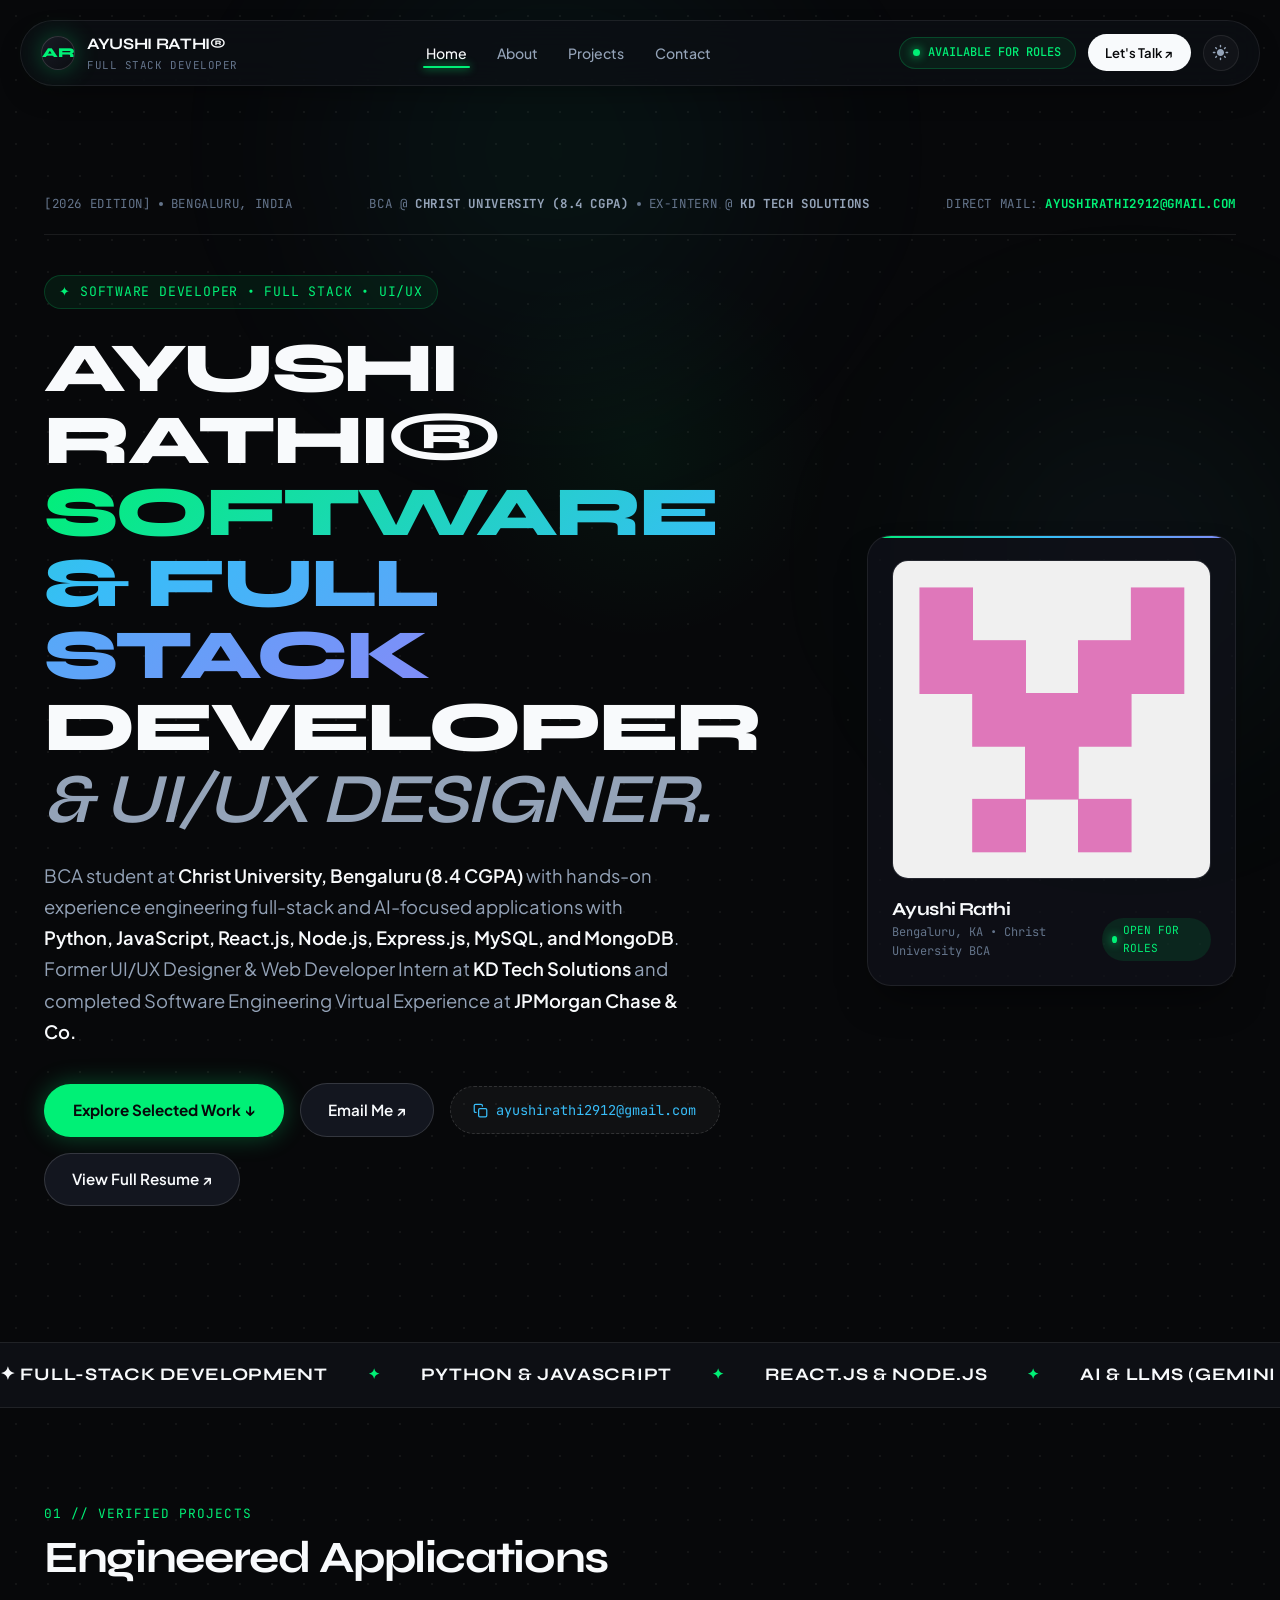
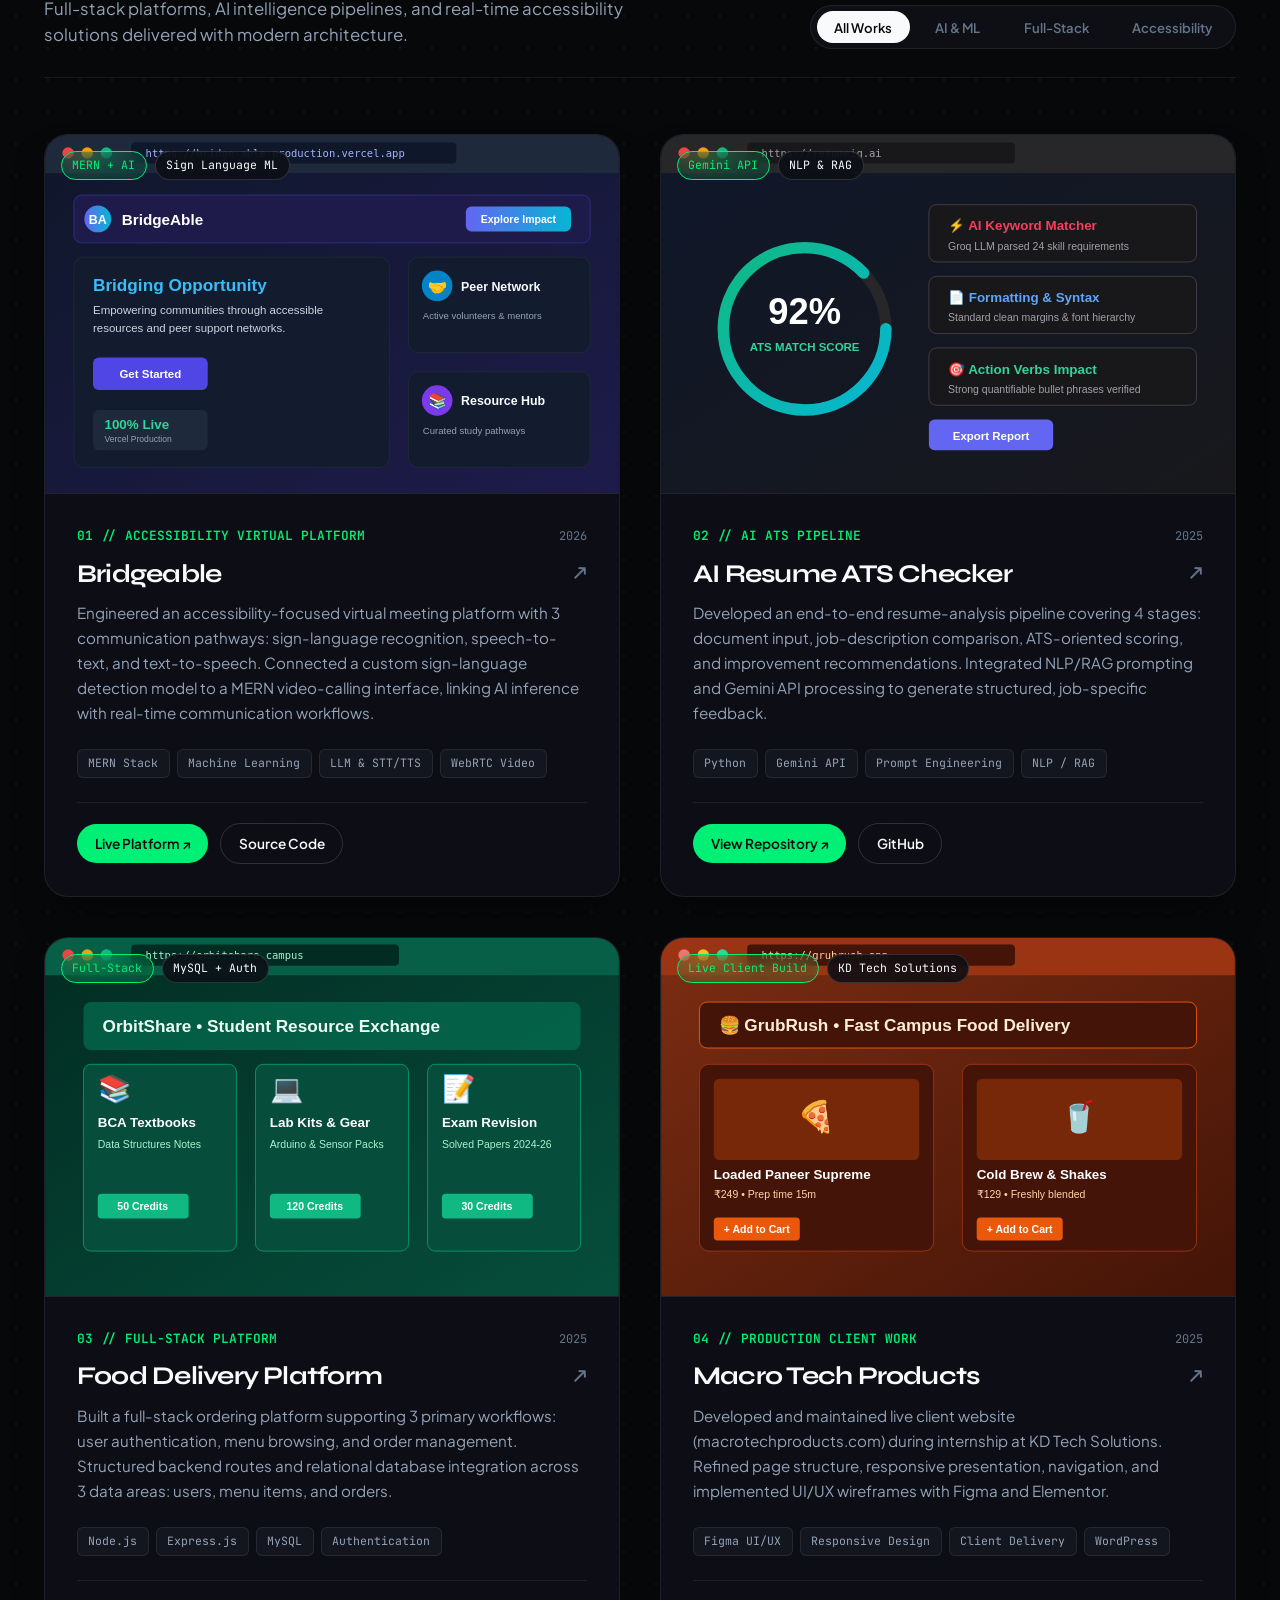
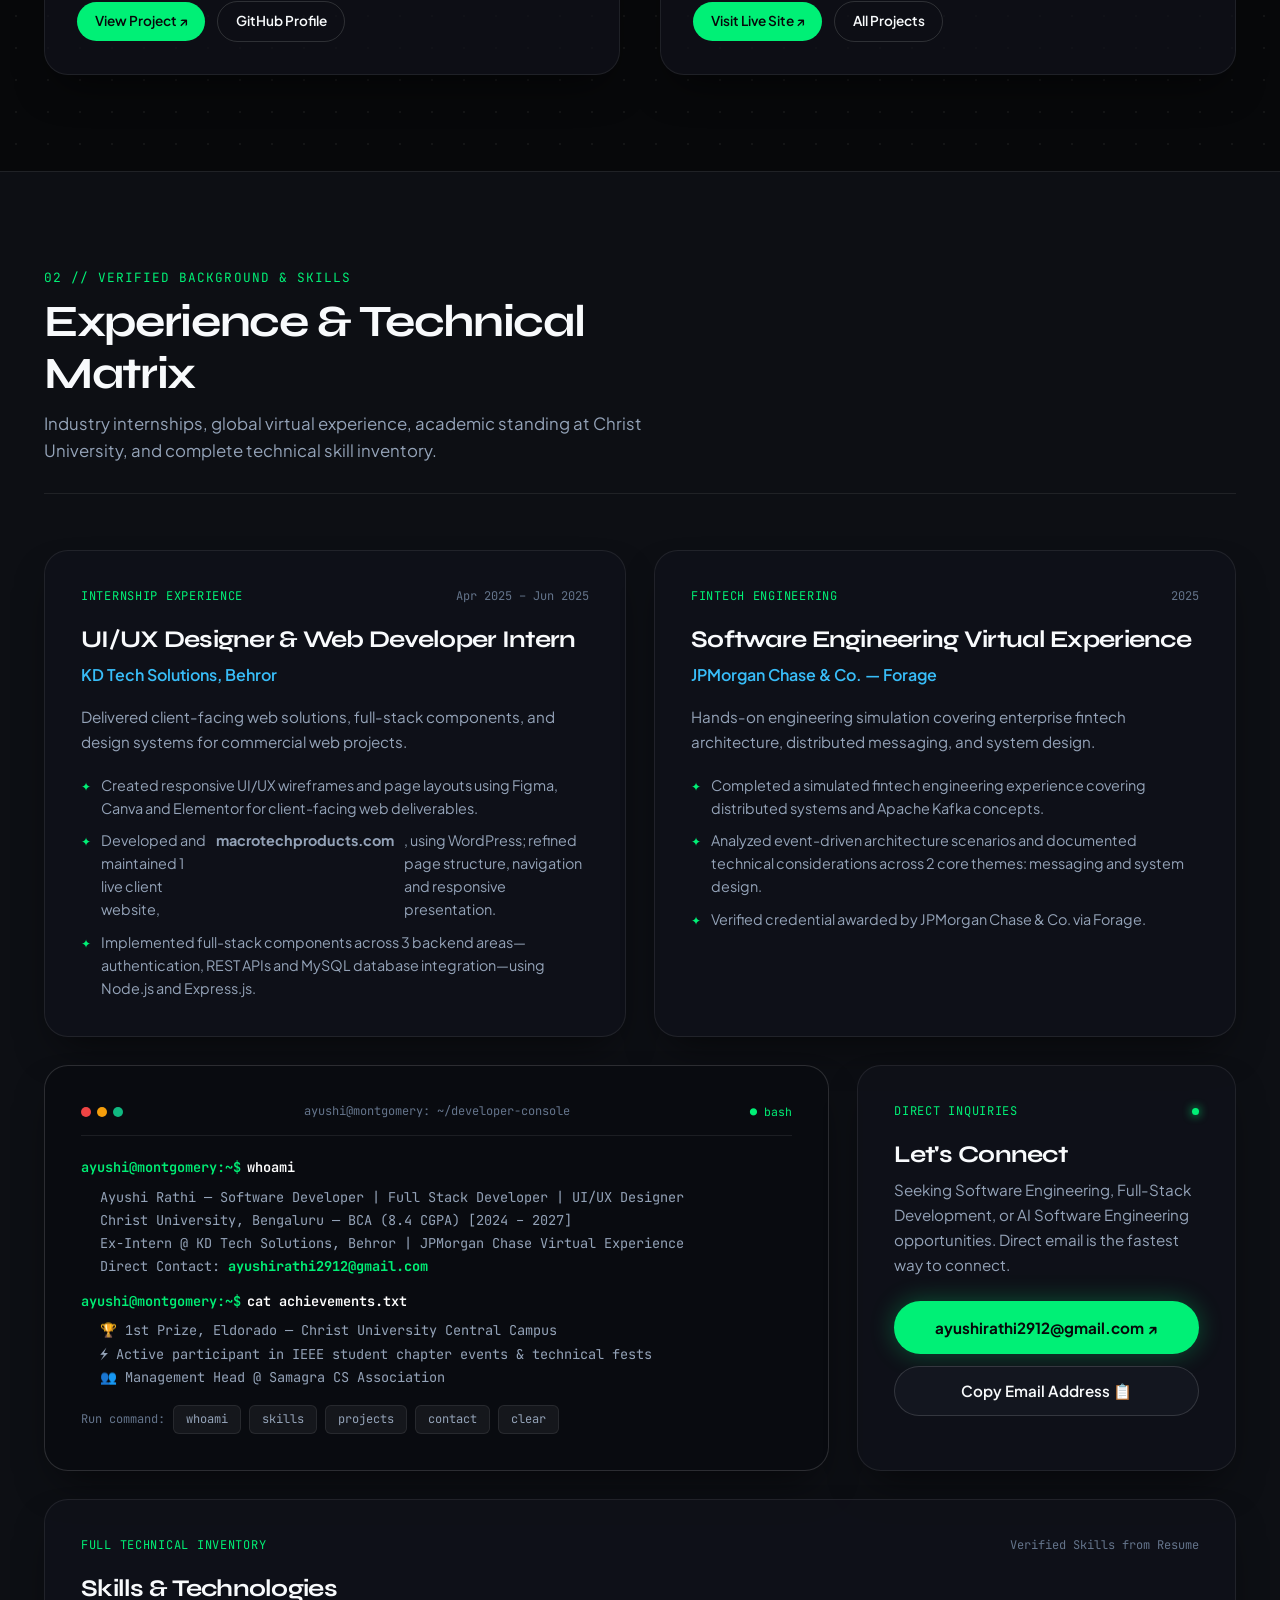
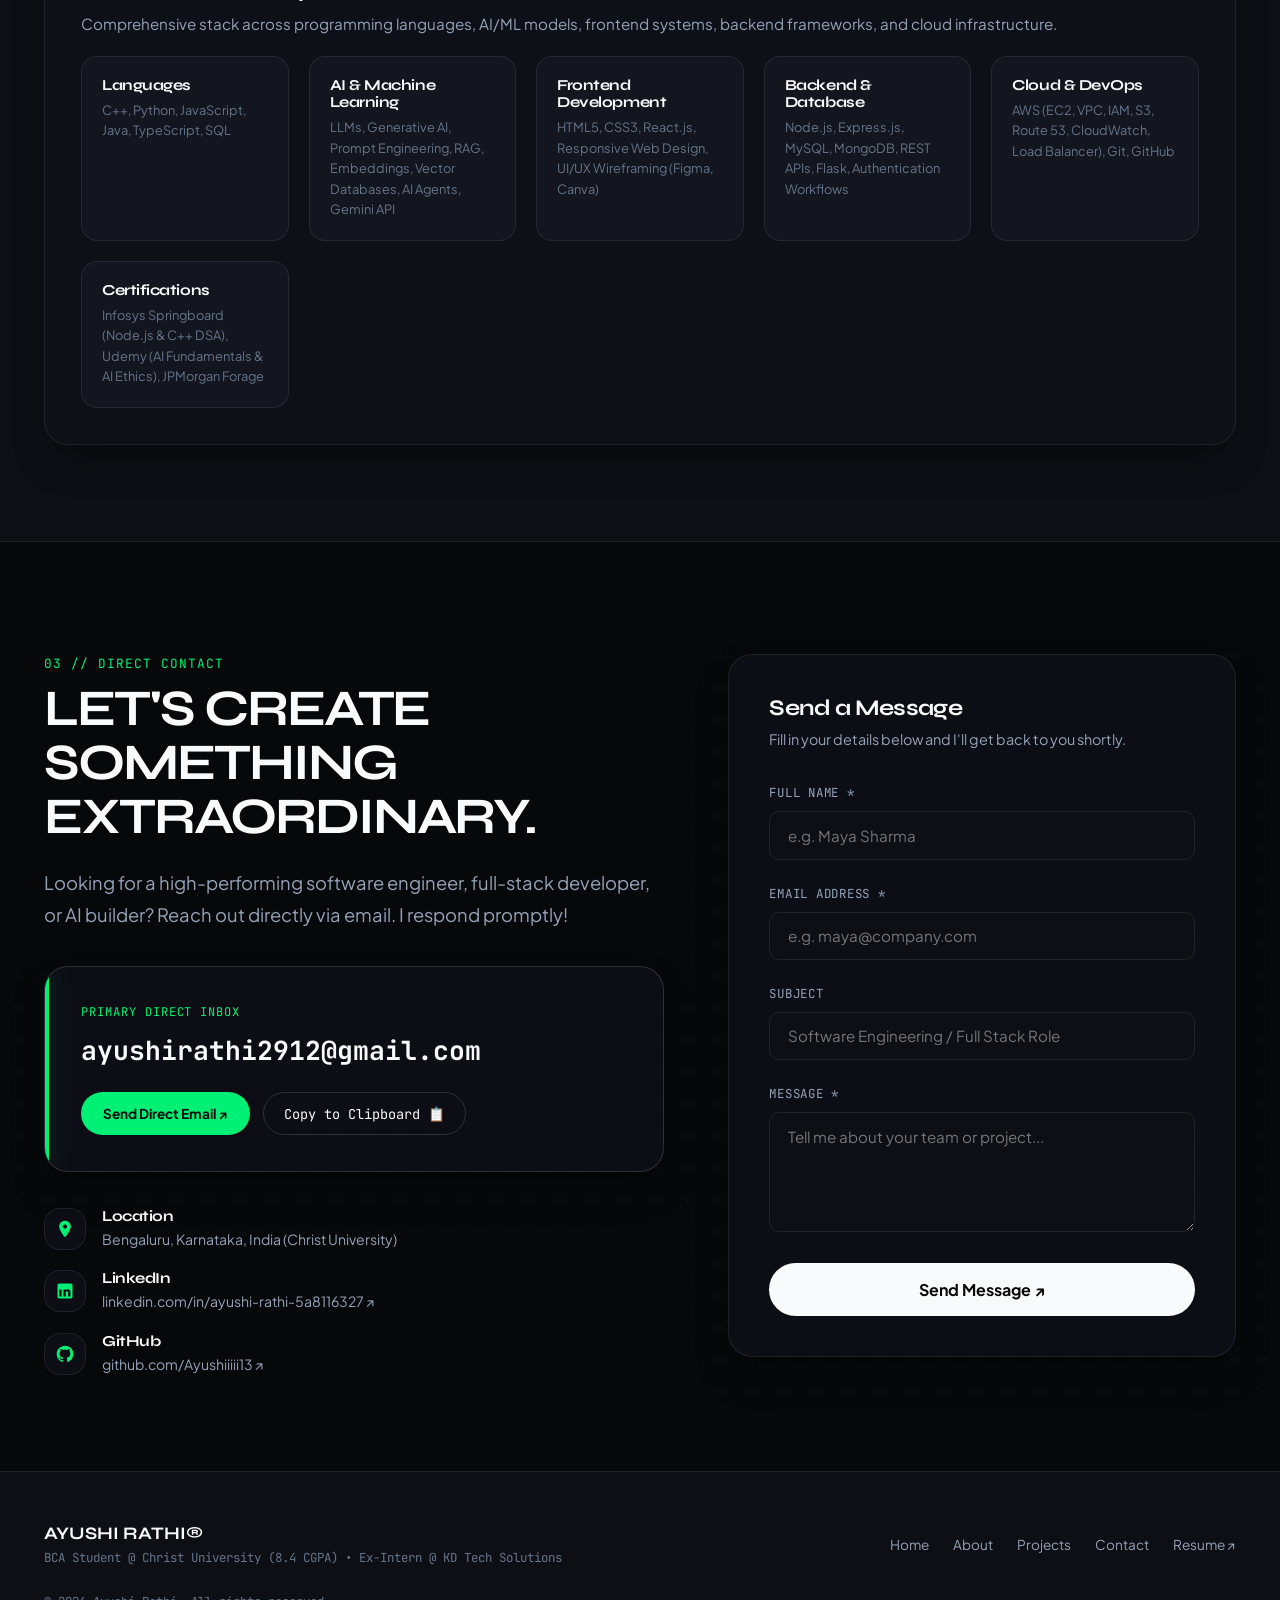
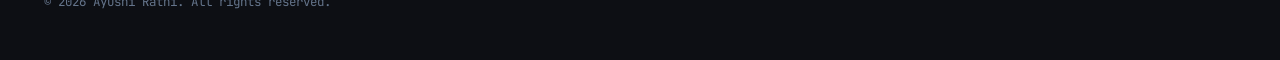
<file: portfolio-website/index.html>
<!DOCTYPE html>
<html lang="en">
<head>
  <meta charset="UTF-8">
  <meta name="viewport" content="width=device-width, initial-scale=1.0">
  <meta name="description" content="Ayushi Rathi — Software Developer | Full Stack Developer | UI/UX Designer. BCA at Christ University, Bengaluru (8.4 CGPA). Ex-Intern at KD Tech Solutions. Montgomery Edition.">
  <title>Ayushi Rathi® — Software Developer &amp; Full Stack Engineer | Montgomery Edition</title>
  <link rel="stylesheet" href="css/style.css">
</head>
<body>

  <!-- Ambient Cursor Glow Follower -->
  <div class="ambient-glow" aria-hidden="true"></div>

  <!-- Floating Webflow Navigation Header -->
  <header class="site-header">
    <div class="nav-wrapper">
      <a href="index.html" class="brand" aria-label="Ayushi Rathi Portfolio Home">
        <div class="brand-badge">AR</div>
        <div class="brand-info">
          <span class="brand-name">AYUSHI RATHI®</span>
          <span class="brand-sub">FULL STACK DEVELOPER</span>
        </div>
      </a>

      <!-- Desktop Navigation Menu -->
      <nav aria-label="Primary Navigation">
        <ul class="nav-menu">
          <li><a href="index.html" class="nav-link active">Home</a></li>
          <li><a href="about.html" class="nav-link">About</a></li>
          <li><a href="projects.html" class="nav-link">Projects</a></li>
          <li><a href="contact.html" class="nav-link">Contact</a></li>
        </ul>
      </nav>

      <!-- Nav Actions & Availability Badge -->
      <div class="nav-actions">
        <div class="status-pill" title="Open for Software Engineering and Full Stack Roles">
          <span class="status-dot-pulse"></span>
          <span>AVAILABLE FOR ROLES</span>
        </div>

        <a href="contact.html" class="btn-nav-contact">Let's Talk ↗</a>

        <button id="theme-toggle" class="theme-toggle-btn" aria-label="Toggle theme">
          <svg viewBox="0 0 24 24" aria-hidden="true">
            <path d="M12 7c-2.76 0-5 2.24-5 5s2.24 5 5 5 5-2.24 5-5-2.24-5-5-5zM2 13h2c.55 0 1-.45 1-1s-.45-1-1-1H2c-.55 0-1 .45-1 1s.45 1 1 1zm18 0h2c.55 0 1-.45 1-1s-.45-1-1-1h-2c-.55 0-1 .45-1 1s.45 1 1 1zM11 2v2c0 .55.45 1 1 1s1-.45 1-1V2c0-.55-.45-1-1-1s-1 .45-1 1zm0 18v2c0 .55.45 1 1 1s1-.45 1-1v-2c0-.55-.45-1-1-1s-1 .45-1 1zM5.99 4.58c-.39-.39-1.03-.39-1.41 0s-.39 1.03 0 1.41l1.06 1.06c.39.39 1.03.39 1.41 0s.39-1.03 0-1.41L5.99 4.58zm12.37 12.37c-.39-.39-1.03-.39-1.41 0s-.39 1.03 0 1.41l1.06 1.06c.39.39 1.03.39 1.41 0s.39-1.03 0-1.41l-1.06-1.06zm1.06-10.96c.39-.39.39-1.03 0-1.41s-1.03-.39-1.41 0l-1.06 1.06c-.39.39-.39 1.03 0 1.41s1.03.39 1.41 0l1.06-1.06zM7.05 18.36c.39-.39.39-1.03 0-1.41s-1.03-.39-1.41 0l-1.06 1.06c-.39.39-.39 1.03 0 1.41s1.03.39 1.41 0l1.06-1.06z"/>
          </svg>
        </button>

        <button class="mobile-toggle" aria-label="Open mobile navigation menu" aria-expanded="false">
          <svg viewBox="0 0 24 24" aria-hidden="true">
            <path d="M3 6h18v2H3V6zm0 5h18v2H3v-2zm0 5h18v2H3v-2z"/>
          </svg>
        </button>
      </div>
    </div>
  </header>

  <!-- Main Content -->
  <main id="main-content">

    <!-- Hero Section (Montgomery High-Impact Editorial) -->
    <section class="section hero-editorial" aria-labelledby="hero-title">
      <div class="container">
        
        <!-- Metadata Strip -->
        <div class="hero-meta-strip">
          <div class="meta-item">
            <span>[2026 EDITION]</span>
            <div class="meta-divider"></div>
            <span>BENGALURU, INDIA</span>
          </div>
          <div class="meta-item">
            <span>BCA @ <strong>CHRIST UNIVERSITY (8.4 CGPA)</strong></span>
            <div class="meta-divider"></div>
            <span>EX-INTERN @ <strong>KD TECH SOLUTIONS</strong></span>
          </div>
          <div class="meta-item">
            <span>DIRECT MAIL: <strong style="color: var(--accent-green);">ayushirathi2912@gmail.com</strong></span>
          </div>
        </div>

        <div class="hero-main-layout">
          <!-- Text Content -->
          <div class="hero-text-col">
            <span class="hero-tagline-eyebrow">✦ Software Developer &bull; Full Stack &bull; UI/UX</span>
            
            <h1 id="hero-title" class="hero-huge-title">
              AYUSHI RATHI®<br>
              <span class="gradient-word">SOFTWARE &amp; FULL STACK</span><br>
              DEVELOPER <span class="editorial-italic">&amp; UI/UX DESIGNER.</span>
            </h1>

            <p class="hero-description">
              BCA student at <strong>Christ University, Bengaluru (8.4 CGPA)</strong> with hands-on experience engineering full-stack and AI-focused applications with <strong>Python, JavaScript, React.js, Node.js, Express.js, MySQL, and MongoDB</strong>. Former UI/UX Designer &amp; Web Developer Intern at <strong>KD Tech Solutions</strong> and completed Software Engineering Virtual Experience at <strong>JPMorgan Chase &amp; Co.</strong>
            </p>

            <!-- Hero Action Bar with 1-Click Email Copy -->
            <div class="hero-cta-bar">
              <a href="#selected-works" class="btn-primary-pill">
                Explore Selected Work ↓
              </a>
              <a href="mailto:ayushirathi2912@gmail.com" class="btn-secondary-pill">
                Email Me ↗
              </a>
              <button class="btn-copy-email js-copy-email" type="button" title="Copy email address to clipboard">
                <svg width="15" height="15" viewBox="0 0 24 24" fill="none" stroke="currentColor" stroke-width="2" stroke-linecap="round" stroke-linejoin="round">
                  <rect x="9" y="9" width="13" height="13" rx="2" ry="2"></rect>
                  <path d="M5 15H4a2 2 0 0 1-2-2V4a2 2 0 0 1 2-2h9a2 2 0 0 1 2 2v1"></path>
                </svg>
                <span>ayushirathi2912@gmail.com</span>
              </button>
              <a href="assets/resume-view.html" target="_blank" rel="noopener noreferrer" class="btn-secondary-pill">
                View Full Resume ↗
              </a>
            </div>
          </div>

          <!-- Hero Visual: Editorial Card -->
          <div class="hero-visual-box">
            <div class="avatar-editorial-card">
              <div class="avatar-img-frame">
                <img src="assets/images/ayushi-photo.jpg" alt="Ayushi Rathi - Software Developer & Full Stack Engineer" width="380" height="380" onerror="this.src='assets/images/profile-avatar.svg'">
              </div>
              <div class="avatar-caption">
                <div>
                  <h3>Ayushi Rathi</h3>
                  <p>Bengaluru, KA • Christ University BCA</p>
                </div>
                <span class="verified-badge">
                  <span class="status-dot-pulse"></span>
                  OPEN FOR ROLES
                </span>
              </div>
            </div>
          </div>

        </div>

      </div>
    </section>

    <!-- Infinite Montgomery Marquee Ribbon -->
    <div class="marquee-section" aria-hidden="true">
      <div class="marquee-track">
        <div class="marquee-content">
          <span class="marquee-item">✦ FULL-STACK DEVELOPMENT <span class="marquee-glyph">✦</span></span>
          <span class="marquee-item">PYTHON &amp; JAVASCRIPT <span class="marquee-glyph">✦</span></span>
          <span class="marquee-item">REACT.JS &amp; NODE.JS <span class="marquee-glyph">✦</span></span>
          <span class="marquee-item">AI &amp; LLMS (GEMINI API) <span class="marquee-glyph">✦</span></span>
          <span class="marquee-item">KD TECH SOLUTIONS <span class="marquee-glyph">✦</span></span>
          <span class="marquee-item">JPMORGAN CHASE VIRTUAL EXP <span class="marquee-glyph">✦</span></span>
          <span class="marquee-item">CHRIST UNIVERSITY 8.4 CGPA <span class="marquee-glyph">✦</span></span>
          <span class="marquee-item">ayushirathi2912@gmail.com <span class="marquee-glyph">✦</span></span>
          <span class="marquee-item">AWS CLOUD &amp; DEVOPS <span class="marquee-glyph">✦</span></span>
        </div>
        <div class="marquee-content">
          <span class="marquee-item">✦ FULL-STACK DEVELOPMENT <span class="marquee-glyph">✦</span></span>
          <span class="marquee-item">PYTHON &amp; JAVASCRIPT <span class="marquee-glyph">✦</span></span>
          <span class="marquee-item">REACT.JS &amp; NODE.JS <span class="marquee-glyph">✦</span></span>
          <span class="marquee-item">AI &amp; LLMS (GEMINI API) <span class="marquee-glyph">✦</span></span>
          <span class="marquee-item">KD TECH SOLUTIONS <span class="marquee-glyph">✦</span></span>
          <span class="marquee-item">JPMORGAN CHASE VIRTUAL EXP <span class="marquee-glyph">✦</span></span>
          <span class="marquee-item">CHRIST UNIVERSITY 8.4 CGPA <span class="marquee-glyph">✦</span></span>
          <span class="marquee-item">ayushirathi2912@gmail.com <span class="marquee-glyph">✦</span></span>
          <span class="marquee-item">AWS CLOUD &amp; DEVOPS <span class="marquee-glyph">✦</span></span>
        </div>
      </div>
    </div>

    <!-- Selected Works Section (Montgomery Editorial Grid) -->
    <section class="section" id="selected-works" aria-labelledby="works-title">
      <div class="container">
        
        <div class="section-head">
          <div class="section-head-left">
            <span class="section-index-tag">01 // VERIFIED PROJECTS</span>
            <h2 id="works-title" class="section-title">Engineered Applications</h2>
            <p class="section-lead">Full-stack platforms, AI intelligence pipelines, and real-time accessibility solutions delivered with modern architecture.</p>
          </div>

          <!-- Project Filter Tabs -->
          <div class="filter-tabs" role="tablist" aria-label="Project categories">
            <button class="filter-btn active" data-filter="all" role="tab" aria-selected="true">All Works</button>
            <button class="filter-btn" data-filter="ai" role="tab" aria-selected="false">AI &amp; ML</button>
            <button class="filter-btn" data-filter="fullstack" role="tab" aria-selected="false">Full-Stack</button>
            <button class="filter-btn" data-filter="access" role="tab" aria-selected="false">Accessibility</button>
          </div>
        </div>

        <div class="projects-grid">
          
          <!-- Project 01: Bridgeable -->
          <article class="project-card" data-category="fullstack access ai">
            <div class="project-preview-wrap">
              <div class="project-tag-overlay">
                <span class="pill-tag accent-pill">MERN + AI</span>
                <span class="pill-tag">Sign Language ML</span>
              </div>
              <img src="assets/images/project-1.svg" alt="Preview of Bridgeable accessibility virtual meeting platform" loading="lazy">
            </div>
            <div class="project-info">
              <div class="project-index-line">
                <span class="project-num">01 // ACCESSIBILITY VIRTUAL PLATFORM</span>
                <span class="project-year">2026</span>
              </div>
              <h3 class="project-title">
                Bridgeable
                <span class="arrow-icon">↗</span>
              </h3>
              <p class="project-desc">
                Engineered an accessibility-focused virtual meeting platform with 3 communication pathways: sign-language recognition, speech-to-text, and text-to-speech. Connected a custom sign-language detection model to a MERN video-calling interface, linking AI inference with real-time communication workflows.
              </p>
              <div class="project-tech-stack">
                <span class="tech-badge">MERN Stack</span>
                <span class="tech-badge">Machine Learning</span>
                <span class="tech-badge">LLM &amp; STT/TTS</span>
                <span class="tech-badge">WebRTC Video</span>
              </div>
              <div class="project-action-row">
                <a href="https://bridge-able-production.vercel.app" target="_blank" rel="noopener noreferrer" class="btn-card-link primary">
                  Live Platform ↗
                </a>
                <a href="https://github.com/Ayushiiiii13/BridgeAble-Production" target="_blank" rel="noopener noreferrer" class="btn-card-link outline">
                  Source Code
                </a>
              </div>
            </div>
          </article>

          <!-- Project 02: AI-Powered Resume ATS Checker -->
          <article class="project-card" data-category="ai fullstack">
            <div class="project-preview-wrap">
              <div class="project-tag-overlay">
                <span class="pill-tag accent-pill">Gemini API</span>
                <span class="pill-tag">NLP &amp; RAG</span>
              </div>
              <img src="assets/images/project-2.svg" alt="Preview of AI-Powered Resume ATS Checker" loading="lazy">
            </div>
            <div class="project-info">
              <div class="project-index-line">
                <span class="project-num">02 // AI ATS PIPELINE</span>
                <span class="project-year">2025</span>
              </div>
              <h3 class="project-title">
                AI Resume ATS Checker
                <span class="arrow-icon">↗</span>
              </h3>
              <p class="project-desc">
                Developed an end-to-end resume-analysis pipeline covering 4 stages: document input, job-description comparison, ATS-oriented scoring, and improvement recommendations. Integrated NLP/RAG prompting and Gemini API processing to generate structured, job-specific feedback.
              </p>
              <div class="project-tech-stack">
                <span class="tech-badge">Python</span>
                <span class="tech-badge">Gemini API</span>
                <span class="tech-badge">Prompt Engineering</span>
                <span class="tech-badge">NLP / RAG</span>
              </div>
              <div class="project-action-row">
                <a href="https://github.com/Ayushiiiii13/resumeiq-ai" target="_blank" rel="noopener noreferrer" class="btn-card-link primary">
                  View Repository ↗
                </a>
                <a href="https://github.com/Ayushiiiii13/resumeiq-ai" target="_blank" rel="noopener noreferrer" class="btn-card-link outline">
                  GitHub
                </a>
              </div>
            </div>
          </article>

          <!-- Project 03: Food Delivery Web Application -->
          <article class="project-card" data-category="fullstack">
            <div class="project-preview-wrap">
              <div class="project-tag-overlay">
                <span class="pill-tag accent-pill">Full-Stack</span>
                <span class="pill-tag">MySQL + Auth</span>
              </div>
              <img src="assets/images/project-3.svg" alt="Preview of Food Delivery Web Application" loading="lazy">
            </div>
            <div class="project-info">
              <div class="project-index-line">
                <span class="project-num">03 // FULL-STACK PLATFORM</span>
                <span class="project-year">2025</span>
              </div>
              <h3 class="project-title">
                Food Delivery Platform
                <span class="arrow-icon">↗</span>
              </h3>
              <p class="project-desc">
                Built a full-stack ordering platform supporting 3 primary workflows: user authentication, menu browsing, and order management. Structured backend routes and relational database integration across 3 data areas: users, menu items, and orders.
              </p>
              <div class="project-tech-stack">
                <span class="tech-badge">Node.js</span>
                <span class="tech-badge">Express.js</span>
                <span class="tech-badge">MySQL</span>
                <span class="tech-badge">Authentication</span>
              </div>
              <div class="project-action-row">
                <a href="https://github.com/Ayushiiiii13" target="_blank" rel="noopener noreferrer" class="btn-card-link primary">
                  View Project ↗
                </a>
                <a href="https://github.com/Ayushiiiii13" target="_blank" rel="noopener noreferrer" class="btn-card-link outline">
                  GitHub Profile
                </a>
              </div>
            </div>
          </article>

          <!-- Project 04: Live Client Website - Macro Tech Products -->
          <article class="project-card" data-category="fullstack">
            <div class="project-preview-wrap">
              <div class="project-tag-overlay">
                <span class="pill-tag accent-pill">Live Client Build</span>
                <span class="pill-tag">KD Tech Solutions</span>
              </div>
              <img src="assets/images/project-4.svg" alt="Preview of Macro Tech Products live client website" loading="lazy">
            </div>
            <div class="project-info">
              <div class="project-index-line">
                <span class="project-num">04 // PRODUCTION CLIENT WORK</span>
                <span class="project-year">2025</span>
              </div>
              <h3 class="project-title">
                Macro Tech Products
                <span class="arrow-icon">↗</span>
              </h3>
              <p class="project-desc">
                Developed and maintained live client website (macrotechproducts.com) during internship at KD Tech Solutions. Refined page structure, responsive presentation, navigation, and implemented UI/UX wireframes with Figma and Elementor.
              </p>
              <div class="project-tech-stack">
                <span class="tech-badge">Figma UI/UX</span>
                <span class="tech-badge">Responsive Design</span>
                <span class="tech-badge">Client Delivery</span>
                <span class="tech-badge">WordPress</span>
              </div>
              <div class="project-action-row">
                <a href="https://macrotechproducts.com" target="_blank" rel="noopener noreferrer" class="btn-card-link primary">
                  Visit Live Site ↗
                </a>
                <a href="projects.html" class="btn-card-link outline">
                  All Projects
                </a>
              </div>
            </div>
          </article>

        </div>

      </div>
    </section>

    <!-- Montgomery Bento Grid Section (Experience, Education, Terminal & Skills) -->
    <section class="section bento-section" id="experience" aria-labelledby="bento-title">
      <div class="container">
        
        <div class="section-head">
          <div class="section-head-left">
            <span class="section-index-tag">02 // VERIFIED BACKGROUND &amp; SKILLS</span>
            <h2 id="bento-title" class="section-title">Experience &amp; Technical Matrix</h2>
            <p class="section-lead">Industry internships, global virtual experience, academic standing at Christ University, and complete technical skill inventory.</p>
          </div>
        </div>

        <div class="bento-grid">
          
          <!-- Bento Card 1: Internship @ KD Tech Solutions -->
          <div class="bento-card col-6">
            <div class="bento-badge-row">
              <span class="bento-tag">INTERNSHIP EXPERIENCE</span>
              <span class="bento-date">Apr 2025 – Jun 2025</span>
            </div>
            <h3 class="bento-title">UI/UX Designer &amp; Web Developer Intern</h3>
            <div class="bento-subtitle">KD Tech Solutions, Behror</div>
            <p class="bento-text">
              Delivered client-facing web solutions, full-stack components, and design systems for commercial web projects.
            </p>
            <ul class="bento-points">
              <li>Created responsive UI/UX wireframes and page layouts using Figma, Canva and Elementor for client-facing web deliverables.</li>
              <li>Developed and maintained 1 live client website, <strong>macrotechproducts.com</strong>, using WordPress; refined page structure, navigation and responsive presentation.</li>
              <li>Implemented full-stack components across 3 backend areas—authentication, REST APIs and MySQL database integration—using Node.js and Express.js.</li>
            </ul>
          </div>

          <!-- Bento Card 2: Virtual Experience @ JPMorgan Chase & Co. -->
          <div class="bento-card col-6">
            <div class="bento-badge-row">
              <span class="bento-tag">FINTECH ENGINEERING</span>
              <span class="bento-date">2025</span>
            </div>
            <h3 class="bento-title">Software Engineering Virtual Experience</h3>
            <div class="bento-subtitle">JPMorgan Chase &amp; Co. — Forage</div>
            <p class="bento-text">
              Hands-on engineering simulation covering enterprise fintech architecture, distributed messaging, and system design.
            </p>
            <ul class="bento-points">
              <li>Completed a simulated fintech engineering experience covering distributed systems and Apache Kafka concepts.</li>
              <li>Analyzed event-driven architecture scenarios and documented technical considerations across 2 core themes: messaging and system design.</li>
              <li>Verified credential awarded by JPMorgan Chase &amp; Co. via Forage.</li>
            </ul>
          </div>

          <!-- Bento Card 3: Interactive Developer Terminal -->
          <div class="bento-card terminal-card col-8">
            <div class="terminal-header">
              <div class="terminal-dots">
                <span class="term-dot term-red"></span>
                <span class="term-dot term-yellow"></span>
                <span class="term-dot term-green"></span>
              </div>
              <span class="terminal-title-text">ayushi@montgomery: ~/developer-console</span>
              <span style="font-size: 0.72rem; color: var(--accent-green);">● bash</span>
            </div>

            <div class="terminal-body" id="terminal-interactive-body">
              <div class="term-line">
                <span class="term-prompt">ayushi@montgomery:~$</span>
                <span class="term-cmd">whoami</span>
              </div>
              <div class="term-output">
                <div>Ayushi Rathi — Software Developer | Full Stack Developer | UI/UX Designer</div>
                <div>Christ University, Bengaluru — BCA (8.4 CGPA) [2024 – 2027]</div>
                <div>Ex-Intern @ KD Tech Solutions, Behror | JPMorgan Chase Virtual Experience</div>
                <div>Direct Contact: <strong style="color: var(--accent-green);">ayushirathi2912@gmail.com</strong></div>
              </div>

              <div class="term-line">
                <span class="term-prompt">ayushi@montgomery:~$</span>
                <span class="term-cmd">cat achievements.txt</span>
              </div>
              <div class="term-output">
                <div>🏆 1st Prize, Eldorado — Christ University Central Campus</div>
                <div>⚡ Active participant in IEEE student chapter events &amp; technical fests</div>
                <div>👥 Management Head @ Samagra CS Association</div>
              </div>
            </div>

            <!-- Terminal Interactive Quick Commands -->
            <div class="term-quick-btns">
              <span style="font-size: 0.75rem; color: var(--text-muted); align-self: center;">Run command:</span>
              <button type="button" class="term-btn" data-cmd="whoami">whoami</button>
              <button type="button" class="term-btn" data-cmd="skills">skills</button>
              <button type="button" class="term-btn" data-cmd="projects">projects</button>
              <button type="button" class="term-btn" data-cmd="contact">contact</button>
              <button type="button" class="term-btn" data-cmd="clear">clear</button>
            </div>
          </div>

          <!-- Bento Card 4: Quick Contact & Coordinates Box -->
          <div class="bento-card col-4">
            <div class="bento-badge-row">
              <span class="bento-tag">DIRECT INQUIRIES</span>
              <span class="status-dot-pulse"></span>
            </div>
            <h3 class="bento-title">Let's Connect</h3>
            <p class="bento-text">
              Seeking Software Engineering, Full-Stack Development, or AI Software Engineering opportunities. Direct email is the fastest way to connect.
            </p>
            <div style="margin-top: 1.5rem;">
              <a href="mailto:ayushirathi2912@gmail.com" class="btn-primary-pill" style="width: 100%; justify-content: center; margin-bottom: 0.75rem;">
                ayushirathi2912@gmail.com ↗
              </a>
              <button type="button" class="btn-secondary-pill js-copy-email" style="width: 100%; justify-content: center;">
                Copy Email Address 📋
              </button>
            </div>
          </div>

          <!-- Bento Card 5: Full Toolkit Matrix from Resume -->
          <div class="bento-card col-12">
            <div class="bento-badge-row">
              <span class="bento-tag">FULL TECHNICAL INVENTORY</span>
              <span class="bento-date">Verified Skills from Resume</span>
            </div>
            <h3 class="bento-title" style="margin-bottom: 0.5rem;">Skills &amp; Technologies</h3>
            <p class="bento-text">Comprehensive stack across programming languages, AI/ML models, frontend systems, backend frameworks, and cloud infrastructure.</p>

            <div class="skills-matrix-grid">
              <div class="skill-matrix-item">
                <h4>Languages</h4>
                <p>C++, Python, JavaScript, Java, TypeScript, SQL</p>
              </div>
              <div class="skill-matrix-item">
                <h4>AI &amp; Machine Learning</h4>
                <p>LLMs, Generative AI, Prompt Engineering, RAG, Embeddings, Vector Databases, AI Agents, Gemini API</p>
              </div>
              <div class="skill-matrix-item">
                <h4>Frontend Development</h4>
                <p>HTML5, CSS3, React.js, Responsive Web Design, UI/UX Wireframing (Figma, Canva)</p>
              </div>
              <div class="skill-matrix-item">
                <h4>Backend &amp; Database</h4>
                <p>Node.js, Express.js, MySQL, MongoDB, REST APIs, Flask, Authentication Workflows</p>
              </div>
              <div class="skill-matrix-item">
                <h4>Cloud &amp; DevOps</h4>
                <p>AWS (EC2, VPC, IAM, S3, Route 53, CloudWatch, Load Balancer), Git, GitHub</p>
              </div>
              <div class="skill-matrix-item">
                <h4>Certifications</h4>
                <p>Infosys Springboard (Node.js &amp; C++ DSA), Udemy (AI Fundamentals &amp; AI Ethics), JPMorgan Forage</p>
              </div>
            </div>
          </div>

        </div>

      </div>
    </section>

    <!-- Grand Montgomery Contact Section -->
    <section class="section contact-editorial-section" id="contact" aria-labelledby="contact-huge-title">
      <div class="container">
        
        <div class="contact-editorial-grid">
          
          <!-- Left Column: Big Statement & Email Callout -->
          <div class="contact-editorial-left">
            <span class="section-index-tag">03 // DIRECT CONTACT</span>
            <h2 id="contact-huge-title" class="contact-huge-headline">
              LET'S CREATE<br>
              <span class="gradient-word">SOMETHING</span><br>
              EXTRAORDINARY.
            </h2>
            <p class="hero-description">
              Looking for a high-performing software engineer, full-stack developer, or AI builder? Reach out directly via email. I respond promptly!
            </p>

            <!-- Prominent Email Callout Card -->
            <div class="contact-email-callout">
              <div class="contact-email-label">PRIMARY DIRECT INBOX</div>
              <a href="mailto:ayushirathi2912@gmail.com" class="contact-email-display">
                ayushirathi2912@gmail.com
              </a>
              <div class="contact-email-actions">
                <a href="mailto:ayushirathi2912@gmail.com" class="btn-email-primary">
                  Send Direct Email ↗
                </a>
                <button type="button" class="btn-email-copy js-copy-email">
                  Copy to Clipboard 📋
                </button>
              </div>
            </div>

            <!-- Channels Matrix -->
            <div class="quick-channels">
              <div class="channel-item">
                <div class="channel-icon" aria-hidden="true">
                  <svg viewBox="0 0 24 24" fill="currentColor">
                    <path d="M12 2C8.13 2 5 5.13 5 9c0 5.25 7 13 7 13s7-7.75 7-13c0-3.87-3.13-7-7-7zm0 9.5c-1.38 0-2.5-1.12-2.5-2.5s1.12-2.5 2.5-2.5 2.5 1.12 2.5 2.5-1.12 2.5-2.5 2.5z"/>
                  </svg>
                </div>
                <div class="channel-info">
                  <h4>Location</h4>
                  <p>Bengaluru, Karnataka, India (Christ University)</p>
                </div>
              </div>

              <div class="channel-item">
                <div class="channel-icon" aria-hidden="true">
                  <svg viewBox="0 0 24 24" fill="currentColor">
                    <path d="M19 3a2 2 0 0 1 2 2v14a2 2 0 0 1-2 2H5a2 2 0 0 1-2-2V5a2 2 0 0 1 2-2h14m-.5 15.5v-5.3a3.26 3.26 0 0 0-3.26-3.26c-.85 0-1.84.52-2.28 1.3v-1.11h-2.79v8.37h2.79v-4.93c0-.77.62-1.4 1.39-1.4a1.4 1.4 0 0 1 1.4 1.4v4.93h2.75M6.46 8.76c-.97 0-1.75-.79-1.75-1.76s.78-1.76 1.75-1.76 1.75.79 1.75 1.76-.78 1.76-1.75 1.76m1.4 9.74v-8.37H5.06v8.37h2.8z"/>
                  </svg>
                </div>
                <div class="channel-info">
                  <h4>LinkedIn</h4>
                  <p><a href="https://www.linkedin.com/in/ayushi-rathi-5a8116327/" target="_blank" rel="noopener noreferrer">linkedin.com/in/ayushi-rathi-5a8116327 ↗</a></p>
                </div>
              </div>

              <div class="channel-item">
                <div class="channel-icon" aria-hidden="true">
                  <svg viewBox="0 0 24 24" fill="currentColor">
                    <path d="M12 2C6.48 2 2 6.48 2 12c0 4.42 2.87 8.17 6.84 9.5.5.08.66-.23.66-.5v-1.69c-2.77.6-3.36-1.34-3.36-1.34-.46-1.16-1.11-1.47-1.11-1.47-.91-.62.07-.6.07-.6 1 .07 1.53 1.03 1.53 1.03.87 1.52 2.34 1.07 2.91.83.09-.65.35-1.09.63-1.34-2.22-.25-4.55-1.11-4.55-4.92 0-1.11.38-2 1.03-2.71-.1-.25-.45-1.29.1-2.64 0 0 .84-.27 2.75 1.02.79-.22 1.65-.33 2.5-.33.85 0 1.71.11 2.5.33 1.91-1.29 2.75-1.02 2.75-1.02.55 1.35.2 2.39.1 2.64.65.71 1.03 1.6 1.03 2.71 0 3.82-2.34 4.66-4.57 4.91.36.31.69.92.69 1.85V21c0 .27.16.59.67.5C19.14 20.16 22 16.42 22 12A10 10 0 0 0 12 2z"/>
                  </svg>
                </div>
                <div class="channel-info">
                  <h4>GitHub</h4>
                  <p><a href="https://github.com/Ayushiiiii13" target="_blank" rel="noopener noreferrer">github.com/Ayushiiiii13 ↗</a></p>
                </div>
              </div>
            </div>

          </div>

          <!-- Right Column: Sleek Message Form -->
          <div class="contact-form-panel">
            <h3 style="font-size: 1.4rem; margin-bottom: 0.5rem;">Send a Message</h3>
            <p style="font-size: 0.9rem; color: var(--text-secondary); margin-bottom: 2rem;">
              Fill in your details below and I'll get back to you shortly.
            </p>

            <form id="contact-form" novalidate>
              <div class="form-group">
                <label for="name" class="form-label">Full Name *</label>
                <input type="text" id="name" name="name" class="form-input" placeholder="e.g. Maya Sharma" required>
              </div>

              <div class="form-group">
                <label for="email" class="form-label">Email Address *</label>
                <input type="email" id="email" name="email" class="form-input" placeholder="e.g. maya@company.com" required>
              </div>

              <div class="form-group">
                <label for="subject" class="form-label">Subject</label>
                <input type="text" id="subject" name="subject" class="form-input" placeholder="Software Engineering / Full Stack Role">
              </div>

              <div class="form-group">
                <label for="message" class="form-label">Message *</label>
                <textarea id="message" name="message" class="form-textarea" placeholder="Tell me about your team or project..." required></textarea>
              </div>

              <button type="submit" class="btn-form-submit">
                <span>Send Message ↗</span>
              </button>

              <div id="form-status" class="form-status" role="alert"></div>
            </form>
          </div>

        </div>

      </div>
    </section>

  </main>

  <!-- Montgomery Minimal Footer -->
  <footer class="site-footer">
    <div class="container">
      <div class="footer-inner">
        <div>
          <div class="footer-brand">AYUSHI RATHI®</div>
          <p class="footer-copy">BCA Student @ Christ University (8.4 CGPA) • Ex-Intern @ KD Tech Solutions</p>
        </div>

        <ul class="footer-links">
          <li><a href="index.html">Home</a></li>
          <li><a href="about.html">About</a></li>
          <li><a href="projects.html">Projects</a></li>
          <li><a href="contact.html">Contact</a></li>
          <li><a href="assets/resume-view.html" target="_blank" rel="noopener noreferrer">Resume ↗</a></li>
        </ul>

        <div class="footer-copy">
          &copy; 2026 Ayushi Rathi. All rights reserved.
        </div>
      </div>
    </div>
  </footer>

  <!-- Toast Notification Container -->
  <div class="toast-notice" role="status" aria-live="polite"></div>

  <script src="js/script.js"></script>
</body>
</html>
</file>
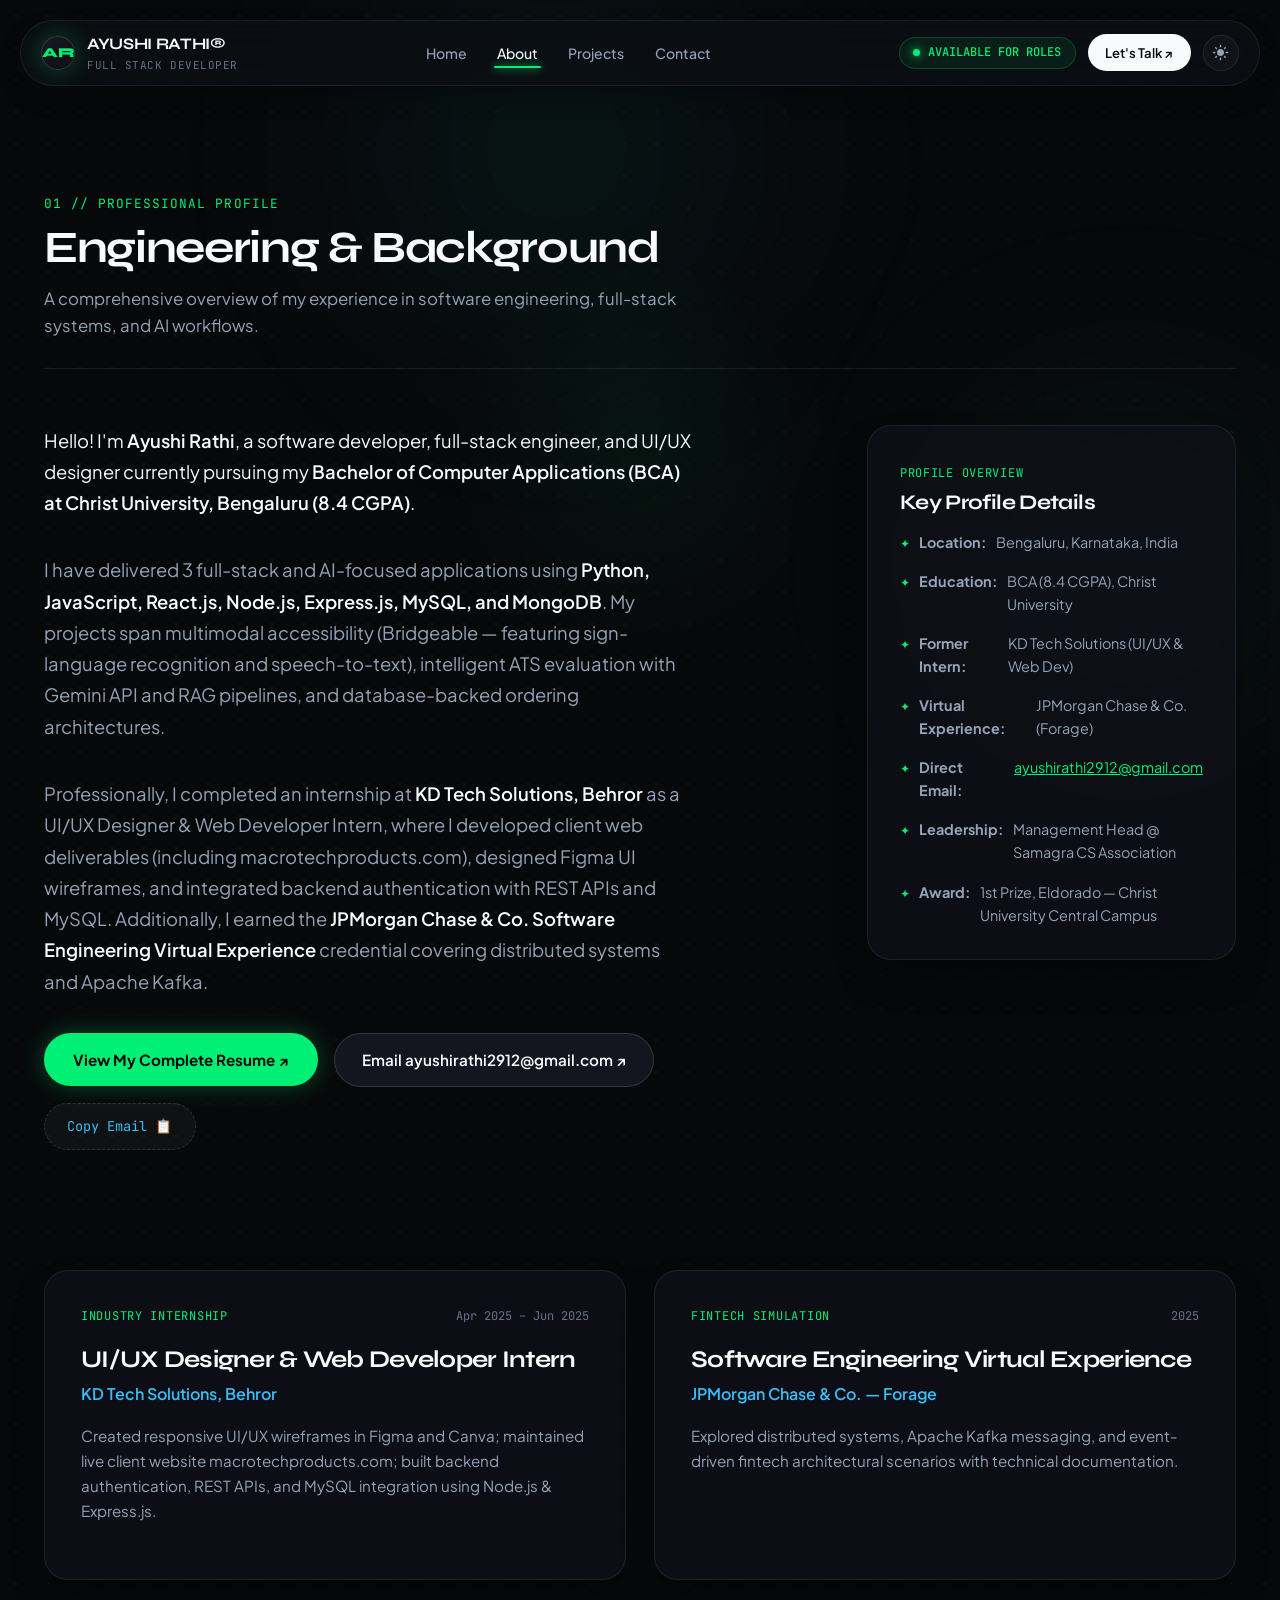
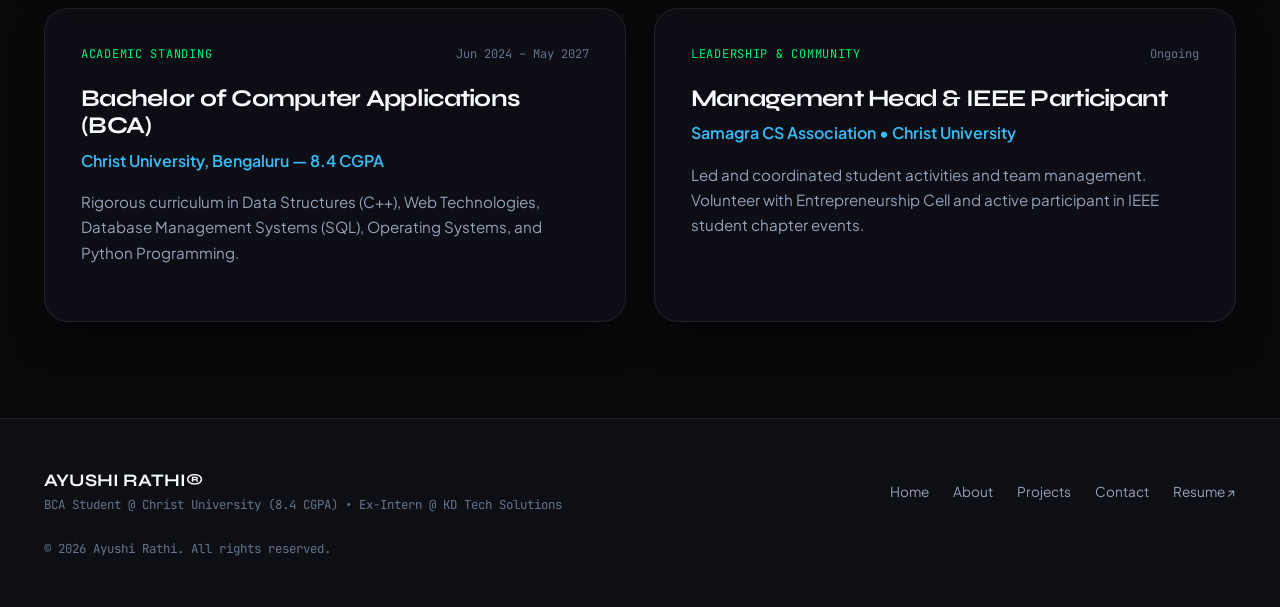
<file: portfolio-website/about.html>
<!DOCTYPE html>
<html lang="en">
<head>
  <meta charset="UTF-8">
  <meta name="viewport" content="width=device-width, initial-scale=1.0">
  <meta name="description" content="About Ayushi Rathi — Software Developer, Full Stack Developer, UI/UX Designer. BCA at Christ University, Bengaluru (8.4 CGPA). Ex-Intern at KD Tech Solutions.">
  <title>About | Ayushi Rathi®</title>
  <link rel="stylesheet" href="css/style.css">
</head>
<body>

  <!-- Ambient Cursor Glow Follower -->
  <div class="ambient-glow" aria-hidden="true"></div>

  <!-- Floating Webflow Navigation Header -->
  <header class="site-header">
    <div class="nav-wrapper">
      <a href="index.html" class="brand" aria-label="Ayushi Rathi Portfolio Home">
        <div class="brand-badge">AR</div>
        <div class="brand-info">
          <span class="brand-name">AYUSHI RATHI®</span>
          <span class="brand-sub">FULL STACK DEVELOPER</span>
        </div>
      </a>

      <!-- Desktop Navigation Menu -->
      <nav aria-label="Primary Navigation">
        <ul class="nav-menu">
          <li><a href="index.html" class="nav-link">Home</a></li>
          <li><a href="about.html" class="nav-link active">About</a></li>
          <li><a href="projects.html" class="nav-link">Projects</a></li>
          <li><a href="contact.html" class="nav-link">Contact</a></li>
        </ul>
      </nav>

      <!-- Nav Actions -->
      <div class="nav-actions">
        <div class="status-pill" title="Open for Software Engineering and Full Stack Roles">
          <span class="status-dot-pulse"></span>
          <span>AVAILABLE FOR ROLES</span>
        </div>

        <a href="contact.html" class="btn-nav-contact">Let's Talk ↗</a>

        <button id="theme-toggle" class="theme-toggle-btn" aria-label="Toggle theme">
          <svg viewBox="0 0 24 24" aria-hidden="true">
            <path d="M12 7c-2.76 0-5 2.24-5 5s2.24 5 5 5 5-2.24 5-5-2.24-5-5-5zM2 13h2c.55 0 1-.45 1-1s-.45-1-1-1H2c-.55 0-1 .45-1 1s.45 1 1 1zm18 0h2c.55 0 1-.45 1-1s-.45-1-1-1h-2c-.55 0-1 .45-1 1s.45 1 1 1zM11 2v2c0 .55.45 1 1 1s1-.45 1-1V2c0-.55-.45-1-1-1s-1 .45-1 1zm0 18v2c0 .55.45 1 1 1s1-.45 1-1v-2c0-.55-.45-1-1-1s-1 .45-1 1zM5.99 4.58c-.39-.39-1.03-.39-1.41 0s-.39 1.03 0 1.41l1.06 1.06c.39.39 1.03.39 1.41 0s.39-1.03 0-1.41L5.99 4.58zm12.37 12.37c-.39-.39-1.03-.39-1.41 0s-.39 1.03 0 1.41l1.06 1.06c.39.39 1.03.39 1.41 0s.39-1.03 0-1.41l-1.06-1.06zm1.06-10.96c.39-.39.39-1.03 0-1.41s-1.03-.39-1.41 0l-1.06 1.06c-.39.39-.39 1.03 0 1.41s1.03.39 1.41 0l1.06-1.06zM7.05 18.36c.39-.39.39-1.03 0-1.41s-1.03-.39-1.41 0l-1.06 1.06c-.39.39-.39 1.03 0 1.41s1.03.39 1.41 0l1.06-1.06z"/>
          </svg>
        </button>

        <button class="mobile-toggle" aria-label="Open mobile navigation menu" aria-expanded="false">
          <svg viewBox="0 0 24 24" aria-hidden="true">
            <path d="M3 6h18v2H3V6zm0 5h18v2H3v-2zm0 5h18v2H3v-2z"/>
          </svg>
        </button>
      </div>
    </div>
  </header>

  <!-- Main Content -->
  <main id="main-content">
    <section class="section">
      <div class="container">
        
        <div class="section-head">
          <div class="section-head-left">
            <span class="section-index-tag">01 // PROFESSIONAL PROFILE</span>
            <h1 class="section-title">Engineering &amp; Background</h1>
            <p class="section-lead">A comprehensive overview of my experience in software engineering, full-stack systems, and AI workflows.</p>
          </div>
        </div>

        <div class="hero-main-layout" style="align-items: start; margin-bottom: 5rem;">
          
          <!-- Narrative Column -->
          <div class="hero-text-col">
            <p class="hero-description" style="font-size: 1.15rem; color: var(--text-primary);">
              Hello! I'm <strong>Ayushi Rathi</strong>, a software developer, full-stack engineer, and UI/UX designer currently pursuing my <strong>Bachelor of Computer Applications (BCA) at Christ University, Bengaluru (8.4 CGPA)</strong>.
            </p>
            <p class="hero-description">
              I have delivered 3 full-stack and AI-focused applications using <strong>Python, JavaScript, React.js, Node.js, Express.js, MySQL, and MongoDB</strong>. My projects span multimodal accessibility (Bridgeable — featuring sign-language recognition and speech-to-text), intelligent ATS evaluation with Gemini API and RAG pipelines, and database-backed ordering architectures.
            </p>
            <p class="hero-description">
              Professionally, I completed an internship at <strong>KD Tech Solutions, Behror</strong> as a UI/UX Designer &amp; Web Developer Intern, where I developed client web deliverables (including macrotechproducts.com), designed Figma UI wireframes, and integrated backend authentication with REST APIs and MySQL. Additionally, I earned the <strong>JPMorgan Chase &amp; Co. Software Engineering Virtual Experience</strong> credential covering distributed systems and Apache Kafka.
            </p>

            <div class="hero-cta-bar" style="margin-top: 2rem;">
              <a href="assets/resume-view.html" target="_blank" rel="noopener noreferrer" class="btn-primary-pill">
                View My Complete Resume ↗
              </a>
              <a href="mailto:ayushirathi2912@gmail.com" class="btn-secondary-pill">
                Email ayushirathi2912@gmail.com ↗
              </a>
              <button class="btn-copy-email js-copy-email" type="button">
                Copy Email 📋
              </button>
            </div>
          </div>

          <!-- Quick Overview Bento Card -->
          <div class="hero-visual-box">
            <div class="bento-card" style="padding: 2rem;">
              <span class="bento-tag">PROFILE OVERVIEW</span>
              <h3 style="font-size: 1.3rem; margin: 0.5rem 0 1rem 0;">Key Profile Details</h3>
              
              <ul class="bento-points" style="gap: 1rem;">
                <li><strong>Location:</strong> Bengaluru, Karnataka, India</li>
                <li><strong>Education:</strong> BCA (8.4 CGPA), Christ University</li>
                <li><strong>Former Intern:</strong> KD Tech Solutions (UI/UX &amp; Web Dev)</li>
                <li><strong>Virtual Experience:</strong> JPMorgan Chase &amp; Co. (Forage)</li>
                <li><strong>Direct Email:</strong> <a href="mailto:ayushirathi2912@gmail.com" style="color: var(--accent-green); text-decoration: underline;">ayushirathi2912@gmail.com</a></li>
                <li><strong>Leadership:</strong> Management Head @ Samagra CS Association</li>
                <li><strong>Award:</strong> 1st Prize, Eldorado — Christ University Central Campus</li>
              </ul>
            </div>
          </div>

        </div>

        <!-- Experience & Education Bento Cards -->
        <div class="bento-grid">
          
          <div class="bento-card col-6">
            <div class="bento-badge-row">
              <span class="bento-tag">INDUSTRY INTERNSHIP</span>
              <span class="bento-date">Apr 2025 – Jun 2025</span>
            </div>
            <h3 class="bento-title">UI/UX Designer &amp; Web Developer Intern</h3>
            <div class="bento-subtitle">KD Tech Solutions, Behror</div>
            <p class="bento-text">
              Created responsive UI/UX wireframes in Figma and Canva; maintained live client website macrotechproducts.com; built backend authentication, REST APIs, and MySQL integration using Node.js &amp; Express.js.
            </p>
          </div>

          <div class="bento-card col-6">
            <div class="bento-badge-row">
              <span class="bento-tag">FINTECH SIMULATION</span>
              <span class="bento-date">2025</span>
            </div>
            <h3 class="bento-title">Software Engineering Virtual Experience</h3>
            <div class="bento-subtitle">JPMorgan Chase &amp; Co. — Forage</div>
            <p class="bento-text">
              Explored distributed systems, Apache Kafka messaging, and event-driven fintech architectural scenarios with technical documentation.
            </p>
          </div>

          <div class="bento-card col-6">
            <div class="bento-badge-row">
              <span class="bento-tag">ACADEMIC STANDING</span>
              <span class="bento-date">Jun 2024 – May 2027</span>
            </div>
            <h3 class="bento-title">Bachelor of Computer Applications (BCA)</h3>
            <div class="bento-subtitle">Christ University, Bengaluru — 8.4 CGPA</div>
            <p class="bento-text">
              Rigorous curriculum in Data Structures (C++), Web Technologies, Database Management Systems (SQL), Operating Systems, and Python Programming.
            </p>
          </div>

          <div class="bento-card col-6">
            <div class="bento-badge-row">
              <span class="bento-tag">LEADERSHIP &amp; COMMUNITY</span>
              <span class="bento-date">Ongoing</span>
            </div>
            <h3 class="bento-title">Management Head &amp; IEEE Participant</h3>
            <div class="bento-subtitle">Samagra CS Association &bull; Christ University</div>
            <p class="bento-text">
              Led and coordinated student activities and team management. Volunteer with Entrepreneurship Cell and active participant in IEEE student chapter events.
            </p>
          </div>

        </div>

      </div>
    </section>
  </main>

  <!-- Montgomery Minimal Footer -->
  <footer class="site-footer">
    <div class="container">
      <div class="footer-inner">
        <div>
          <div class="footer-brand">AYUSHI RATHI®</div>
          <p class="footer-copy">BCA Student @ Christ University (8.4 CGPA) • Ex-Intern @ KD Tech Solutions</p>
        </div>

        <ul class="footer-links">
          <li><a href="index.html">Home</a></li>
          <li><a href="about.html">About</a></li>
          <li><a href="projects.html">Projects</a></li>
          <li><a href="contact.html">Contact</a></li>
          <li><a href="assets/resume-view.html" target="_blank" rel="noopener noreferrer">Resume ↗</a></li>
        </ul>

        <div class="footer-copy">
          &copy; 2026 Ayushi Rathi. All rights reserved.
        </div>
      </div>
    </div>
  </footer>

  <!-- Toast Notice -->
  <div class="toast-notice" role="status" aria-live="polite"></div>

  <script src="js/script.js"></script>
</body>
</html>
</file>
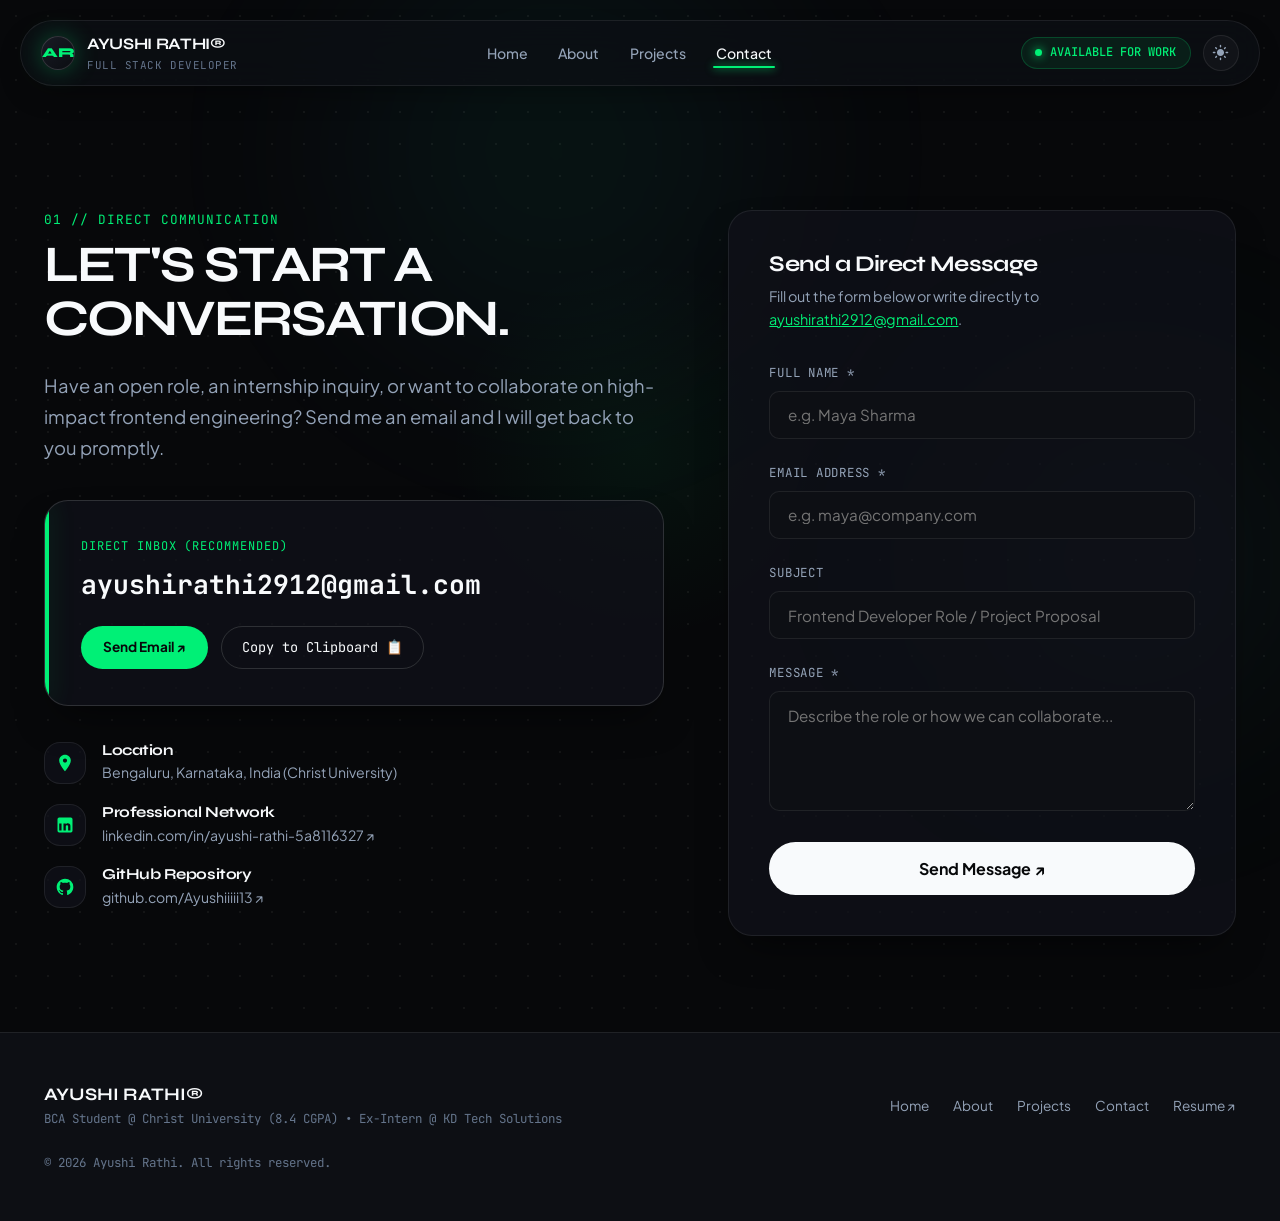
<file: portfolio-website/contact.html>
<!DOCTYPE html>
<html lang="en">
<head>
  <meta charset="UTF-8">
  <meta name="viewport" content="width=device-width, initial-scale=1.0">
  <meta name="description" content="Contact Ayushi Rathi — Creative Frontend Developer & BCA Student at Christ University. Email: ayushirathi2912@gmail.com.">
  <title>Contact &amp; Connect | Ayushi Rathi®</title>
  <link rel="stylesheet" href="css/style.css">
</head>
<body>

  <!-- Ambient Cursor Glow Follower -->
  <div class="ambient-glow" aria-hidden="true"></div>

  <!-- Floating Webflow Navigation Header -->
  <header class="site-header">
    <div class="nav-wrapper">
      <a href="index.html" class="brand" aria-label="Ayushi Rathi Portfolio Home">
        <div class="brand-badge">AR</div>
        <div class="brand-info">
          <span class="brand-name">AYUSHI RATHI®</span>
          <span class="brand-sub">FULL STACK DEVELOPER</span>
        </div>
      </a>

      <!-- Desktop Navigation Menu -->
      <nav aria-label="Primary Navigation">
        <ul class="nav-menu">
          <li><a href="index.html" class="nav-link">Home</a></li>
          <li><a href="about.html" class="nav-link">About</a></li>
          <li><a href="projects.html" class="nav-link">Projects</a></li>
          <li><a href="contact.html" class="nav-link active">Contact</a></li>
        </ul>
      </nav>

      <!-- Nav Actions -->
      <div class="nav-actions">
        <div class="status-pill" title="Available for frontend roles and freelance projects">
          <span class="status-dot-pulse"></span>
          <span>AVAILABLE FOR WORK</span>
        </div>

        <button id="theme-toggle" class="theme-toggle-btn" aria-label="Toggle theme">
          <svg viewBox="0 0 24 24" aria-hidden="true">
            <path d="M12 7c-2.76 0-5 2.24-5 5s2.24 5 5 5 5-2.24 5-5-2.24-5-5-5zM2 13h2c.55 0 1-.45 1-1s-.45-1-1-1H2c-.55 0-1 .45-1 1s.45 1 1 1zm18 0h2c.55 0 1-.45 1-1s-.45-1-1-1h-2c-.55 0-1 .45-1 1s.45 1 1 1zM11 2v2c0 .55.45 1 1 1s1-.45 1-1V2c0-.55-.45-1-1-1s-1 .45-1 1zm0 18v2c0 .55.45 1 1 1s1-.45 1-1v-2c0-.55-.45-1-1-1s-1 .45-1 1zM5.99 4.58c-.39-.39-1.03-.39-1.41 0s-.39 1.03 0 1.41l1.06 1.06c.39.39 1.03.39 1.41 0s.39-1.03 0-1.41L5.99 4.58zm12.37 12.37c-.39-.39-1.03-.39-1.41 0s-.39 1.03 0 1.41l1.06 1.06c.39.39 1.03.39 1.41 0s.39-1.03 0-1.41l-1.06-1.06zm1.06-10.96c.39-.39.39-1.03 0-1.41s-1.03-.39-1.41 0l-1.06 1.06c-.39.39-.39 1.03 0 1.41s1.03.39 1.41 0l1.06-1.06zM7.05 18.36c.39-.39.39-1.03 0-1.41s-1.03-.39-1.41 0l-1.06 1.06c-.39.39-.39 1.03 0 1.41s1.03.39 1.41 0l1.06-1.06z"/>
          </svg>
        </button>

        <button class="mobile-toggle" aria-label="Open mobile navigation menu" aria-expanded="false">
          <svg viewBox="0 0 24 24" aria-hidden="true">
            <path d="M3 6h18v2H3V6zm0 5h18v2H3v-2zm0 5h18v2H3v-2z"/>
          </svg>
        </button>
      </div>
    </div>
  </header>

  <!-- Main Content -->
  <main id="main-content">
    <section class="section contact-editorial-section">
      <div class="container">
        
        <div class="contact-editorial-grid">
          
          <!-- Contact Left Coordinates -->
          <div>
            <span class="section-index-tag">01 // DIRECT COMMUNICATION</span>
            <h1 class="contact-huge-headline">
              LET'S START A<br>
              <span class="gradient-word">CONVERSATION.</span>
            </h1>
            <p class="hero-description">
              Have an open role, an internship inquiry, or want to collaborate on high-impact frontend engineering? Send me an email and I will get back to you promptly.
            </p>

            <!-- Prominent Email Callout (No Phone Number) -->
            <div class="contact-email-callout">
              <div class="contact-email-label">DIRECT INBOX (RECOMMENDED)</div>
              <a href="mailto:ayushirathi2912@gmail.com" class="contact-email-display">
                ayushirathi2912@gmail.com
              </a>
              <div class="contact-email-actions">
                <a href="mailto:ayushirathi2912@gmail.com" class="btn-email-primary">
                  Send Email ↗
                </a>
                <button type="button" class="btn-email-copy js-copy-email">
                  Copy to Clipboard 📋
                </button>
              </div>
            </div>

            <!-- Verified Channels -->
            <div class="quick-channels">
              <div class="channel-item">
                <div class="channel-icon" aria-hidden="true">
                  <svg viewBox="0 0 24 24" fill="currentColor">
                    <path d="M12 2C8.13 2 5 5.13 5 9c0 5.25 7 13 7 13s7-7.75 7-13c0-3.87-3.13-7-7-7zm0 9.5c-1.38 0-2.5-1.12-2.5-2.5s1.12-2.5 2.5-2.5 2.5 1.12 2.5 2.5-1.12 2.5-2.5 2.5z"/>
                  </svg>
                </div>
                <div class="channel-info">
                  <h4>Location</h4>
                  <p>Bengaluru, Karnataka, India (Christ University)</p>
                </div>
              </div>

              <div class="channel-item">
                <div class="channel-icon" aria-hidden="true">
                  <svg viewBox="0 0 24 24" fill="currentColor">
                    <path d="M19 3a2 2 0 0 1 2 2v14a2 2 0 0 1-2 2H5a2 2 0 0 1-2-2V5a2 2 0 0 1 2-2h14m-.5 15.5v-5.3a3.26 3.26 0 0 0-3.26-3.26c-.85 0-1.84.52-2.28 1.3v-1.11h-2.79v8.37h2.79v-4.93c0-.77.62-1.4 1.39-1.4a1.4 1.4 0 0 1 1.4 1.4v4.93h2.75M6.46 8.76c-.97 0-1.75-.79-1.75-1.76s.78-1.76 1.75-1.76 1.75.79 1.75 1.76-.78 1.76-1.75 1.76m1.4 9.74v-8.37H5.06v8.37h2.8z"/>
                  </svg>
                </div>
                <div class="channel-info">
                  <h4>Professional Network</h4>
                  <p><a href="https://www.linkedin.com/in/ayushi-rathi-5a8116327/" target="_blank" rel="noopener noreferrer">linkedin.com/in/ayushi-rathi-5a8116327 ↗</a></p>
                </div>
              </div>

              <div class="channel-item">
                <div class="channel-icon" aria-hidden="true">
                  <svg viewBox="0 0 24 24" fill="currentColor">
                    <path d="M12 2C6.48 2 2 6.48 2 12c0 4.42 2.87 8.17 6.84 9.5.5.08.66-.23.66-.5v-1.69c-2.77.6-3.36-1.34-3.36-1.34-.46-1.16-1.11-1.47-1.11-1.47-.91-.62.07-.6.07-.6 1 .07 1.53 1.03 1.53 1.03.87 1.52 2.34 1.07 2.91.83.09-.65.35-1.09.63-1.34-2.22-.25-4.55-1.11-4.55-4.92 0-1.11.38-2 1.03-2.71-.1-.25-.45-1.29.1-2.64 0 0 .84-.27 2.75 1.02.79-.22 1.65-.33 2.5-.33.85 0 1.71.11 2.5.33 1.91-1.29 2.75-1.02 2.75-1.02.55 1.35.2 2.39.1 2.64.65.71 1.03 1.6 1.03 2.71 0 3.82-2.34 4.66-4.57 4.91.36.31.69.92.69 1.85V21c0 .27.16.59.67.5C19.14 20.16 22 16.42 22 12A10 10 0 0 0 12 2z"/>
                  </svg>
                </div>
                <div class="channel-info">
                  <h4>GitHub Repository</h4>
                  <p><a href="https://github.com/Ayushiiiii13" target="_blank" rel="noopener noreferrer">github.com/Ayushiiiii13 ↗</a></p>
                </div>
              </div>
            </div>

          </div>

          <!-- Contact Form Panel -->
          <div class="contact-form-panel">
            <h3 style="font-size: 1.4rem; margin-bottom: 0.5rem;">Send a Direct Message</h3>
            <p style="font-size: 0.9rem; color: var(--text-secondary); margin-bottom: 2rem;">
              Fill out the form below or write directly to <a href="mailto:ayushirathi2912@gmail.com" style="color: var(--accent-green); text-decoration: underline;">ayushirathi2912@gmail.com</a>.
            </p>

            <form id="contact-form" novalidate>
              <div class="form-group">
                <label for="name" class="form-label">Full Name *</label>
                <input type="text" id="name" name="name" class="form-input" placeholder="e.g. Maya Sharma" required>
              </div>

              <div class="form-group">
                <label for="email" class="form-label">Email Address *</label>
                <input type="email" id="email" name="email" class="form-input" placeholder="e.g. maya@company.com" required>
              </div>

              <div class="form-group">
                <label for="subject" class="form-label">Subject</label>
                <input type="text" id="subject" name="subject" class="form-input" placeholder="Frontend Developer Role / Project Proposal">
              </div>

              <div class="form-group">
                <label for="message" class="form-label">Message *</label>
                <textarea id="message" name="message" class="form-textarea" placeholder="Describe the role or how we can collaborate..." required></textarea>
              </div>

              <button type="submit" class="btn-form-submit">
                <span>Send Message ↗</span>
              </button>

              <div id="form-status" class="form-status" role="alert"></div>
            </form>
          </div>

        </div>

      </div>
    </section>
  </main>

  <!-- Montgomery Minimal Footer -->
  <footer class="site-footer">
    <div class="container">
      <div class="footer-inner">
        <div>
          <div class="footer-brand">AYUSHI RATHI®</div>
          <p class="footer-copy">BCA Student @ Christ University (8.4 CGPA) • Ex-Intern @ KD Tech Solutions</p>
        </div>

        <ul class="footer-links">
          <li><a href="index.html">Home</a></li>
          <li><a href="about.html">About</a></li>
          <li><a href="projects.html">Projects</a></li>
          <li><a href="contact.html">Contact</a></li>
          <li><a href="assets/resume-view.html" target="_blank" rel="noopener noreferrer">Resume ↗</a></li>
        </ul>

        <div class="footer-copy">
          &copy; 2026 Ayushi Rathi. All rights reserved.
        </div>
      </div>
    </div>
  </footer>

  <!-- Toast Container -->
  <div class="toast-notice" role="status" aria-live="polite"></div>

  <script src="js/script.js"></script>
</body>
</html>
</file>
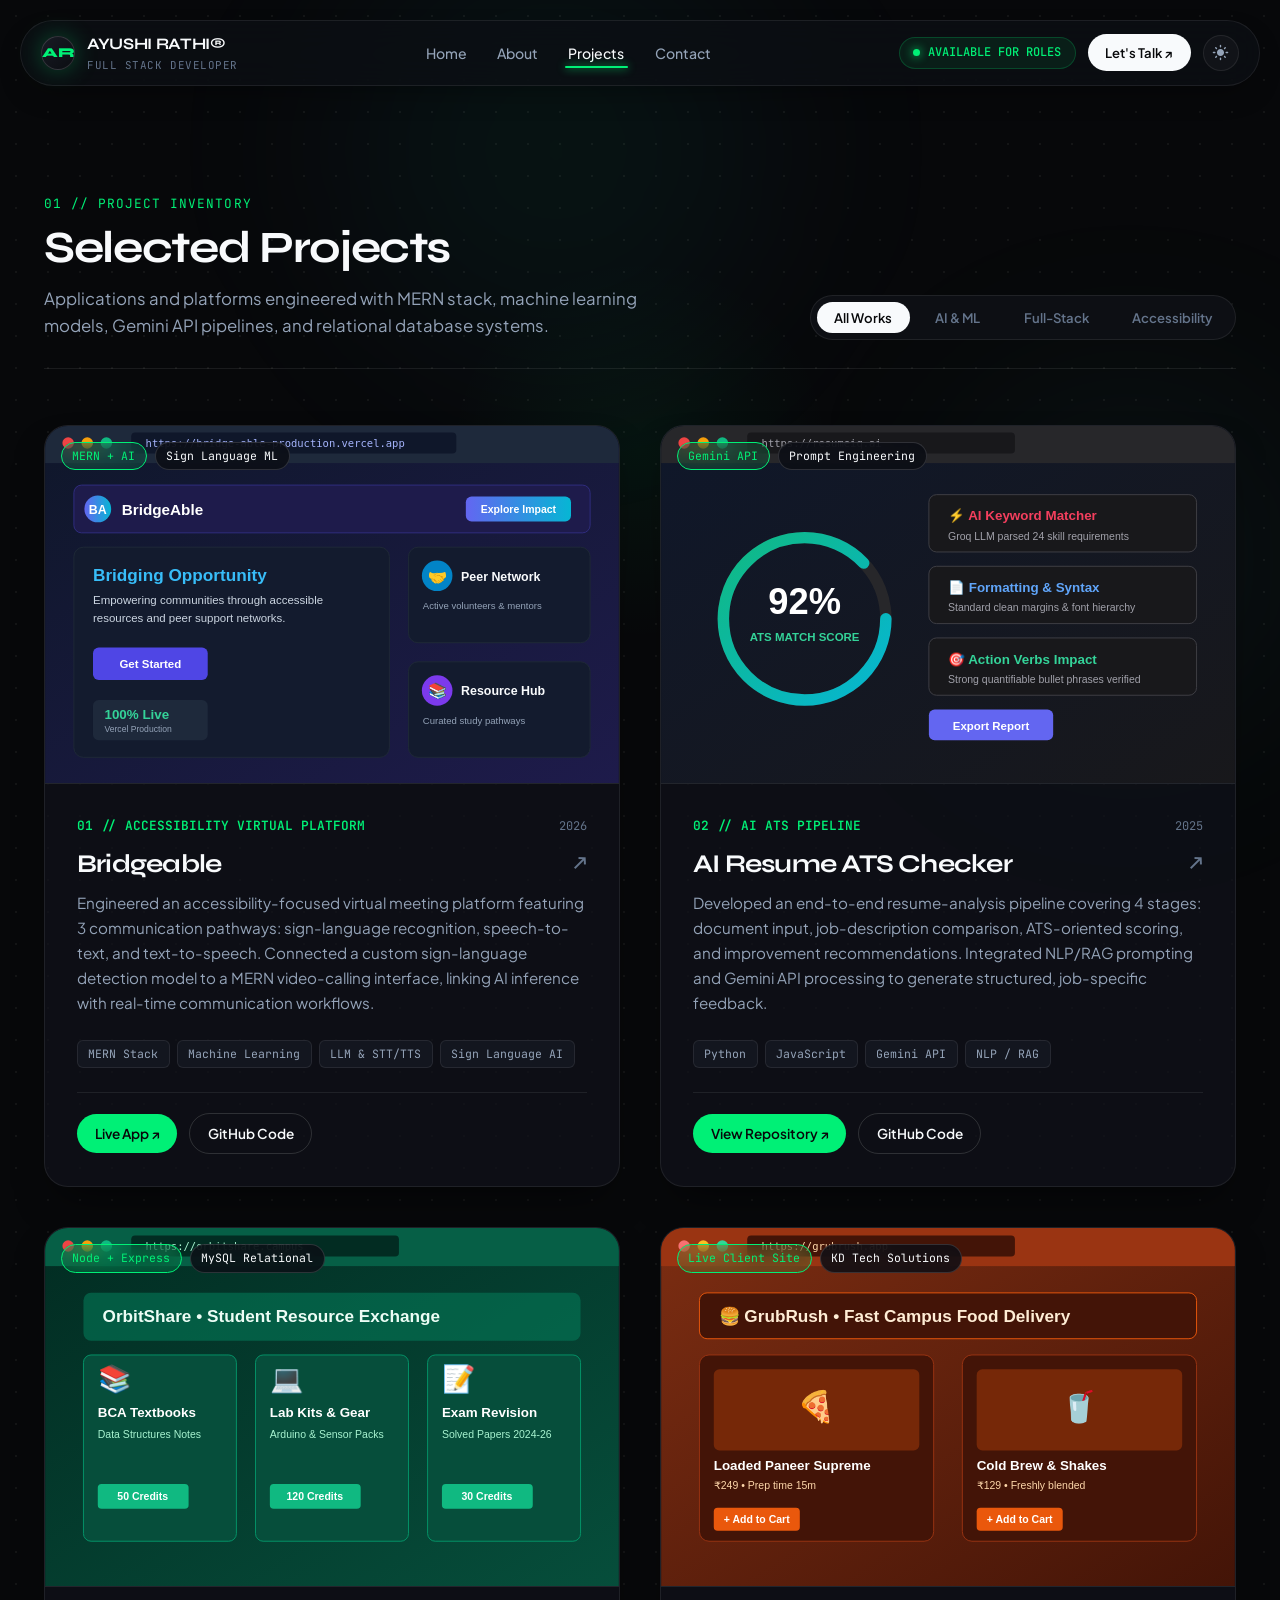
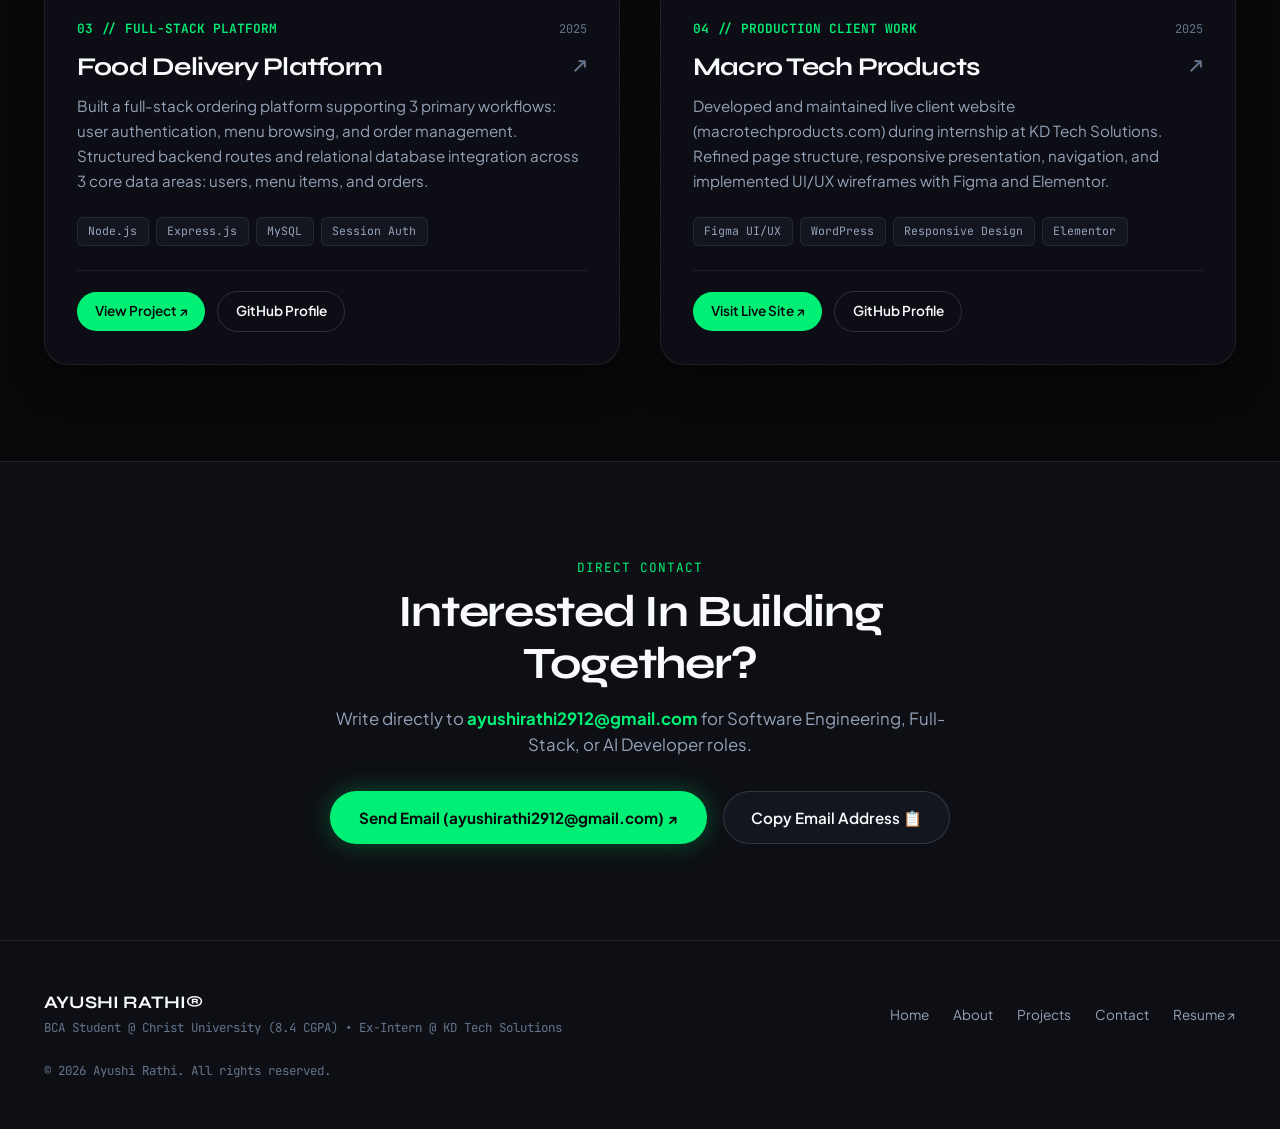
<file: portfolio-website/projects.html>
<!DOCTYPE html>
<html lang="en">
<head>
  <meta charset="UTF-8">
  <meta name="viewport" content="width=device-width, initial-scale=1.0">
  <meta name="description" content="Projects showcase by Ayushi Rathi — Software Developer & Full Stack Engineer. Bridgeable, AI Resume ATS Checker, Food Delivery Web App, and Macro Tech Products.">
  <title>Selected Works | Ayushi Rathi®</title>
  <link rel="stylesheet" href="css/style.css">
</head>
<body>

  <!-- Ambient Cursor Glow Follower -->
  <div class="ambient-glow" aria-hidden="true"></div>

  <!-- Floating Webflow Navigation Header -->
  <header class="site-header">
    <div class="nav-wrapper">
      <a href="index.html" class="brand" aria-label="Ayushi Rathi Portfolio Home">
        <div class="brand-badge">AR</div>
        <div class="brand-info">
          <span class="brand-name">AYUSHI RATHI®</span>
          <span class="brand-sub">FULL STACK DEVELOPER</span>
        </div>
      </a>

      <!-- Desktop Navigation Menu -->
      <nav aria-label="Primary Navigation">
        <ul class="nav-menu">
          <li><a href="index.html" class="nav-link">Home</a></li>
          <li><a href="about.html" class="nav-link">About</a></li>
          <li><a href="projects.html" class="nav-link active">Projects</a></li>
          <li><a href="contact.html" class="nav-link">Contact</a></li>
        </ul>
      </nav>

      <!-- Nav Actions -->
      <div class="nav-actions">
        <div class="status-pill" title="Open for Software Engineering and Full Stack Roles">
          <span class="status-dot-pulse"></span>
          <span>AVAILABLE FOR ROLES</span>
        </div>

        <a href="contact.html" class="btn-nav-contact">Let's Talk ↗</a>

        <button id="theme-toggle" class="theme-toggle-btn" aria-label="Toggle theme">
          <svg viewBox="0 0 24 24" aria-hidden="true">
            <path d="M12 7c-2.76 0-5 2.24-5 5s2.24 5 5 5 5-2.24 5-5-2.24-5-5-5zM2 13h2c.55 0 1-.45 1-1s-.45-1-1-1H2c-.55 0-1 .45-1 1s.45 1 1 1zm18 0h2c.55 0 1-.45 1-1s-.45-1-1-1h-2c-.55 0-1 .45-1 1s.45 1 1 1zM11 2v2c0 .55.45 1 1 1s1-.45 1-1V2c0-.55-.45-1-1-1s-1 .45-1 1zm0 18v2c0 .55.45 1 1 1s1-.45 1-1v-2c0-.55-.45-1-1-1s-1 .45-1 1zM5.99 4.58c-.39-.39-1.03-.39-1.41 0s-.39 1.03 0 1.41l1.06 1.06c.39.39 1.03.39 1.41 0s.39-1.03 0-1.41L5.99 4.58zm12.37 12.37c-.39-.39-1.03-.39-1.41 0s-.39 1.03 0 1.41l1.06 1.06c.39.39 1.03.39 1.41 0s.39-1.03 0-1.41l-1.06-1.06zm1.06-10.96c.39-.39.39-1.03 0-1.41s-1.03-.39-1.41 0l-1.06 1.06c-.39.39-.39 1.03 0 1.41s1.03.39 1.41 0l1.06-1.06zM7.05 18.36c.39-.39.39-1.03 0-1.41s-1.03-.39-1.41 0l-1.06 1.06c-.39.39-.39 1.03 0 1.41s1.03.39 1.41 0l1.06-1.06z"/>
          </svg>
        </button>

        <button class="mobile-toggle" aria-label="Open mobile navigation menu" aria-expanded="false">
          <svg viewBox="0 0 24 24" aria-hidden="true">
            <path d="M3 6h18v2H3V6zm0 5h18v2H3v-2zm0 5h18v2H3v-2z"/>
          </svg>
        </button>
      </div>
    </div>
  </header>

  <!-- Main Content -->
  <main id="main-content">
    <section class="section" id="works">
      <div class="container">
        
        <div class="section-head">
          <div class="section-head-left">
            <span class="section-index-tag">01 // PROJECT INVENTORY</span>
            <h1 class="section-title">Selected Projects</h1>
            <p class="section-lead">Applications and platforms engineered with MERN stack, machine learning models, Gemini API pipelines, and relational database systems.</p>
          </div>

          <!-- Category Filter Tabs -->
          <div class="filter-tabs" role="tablist" aria-label="Project categories">
            <button class="filter-btn active" data-filter="all" role="tab" aria-selected="true">All Works</button>
            <button class="filter-btn" data-filter="ai" role="tab" aria-selected="false">AI &amp; ML</button>
            <button class="filter-btn" data-filter="fullstack" role="tab" aria-selected="false">Full-Stack</button>
            <button class="filter-btn" data-filter="access" role="tab" aria-selected="false">Accessibility</button>
          </div>
        </div>

        <div class="projects-grid">
          
          <!-- Project 01: Bridgeable -->
          <article class="project-card" data-category="fullstack access ai">
            <div class="project-preview-wrap">
              <div class="project-tag-overlay">
                <span class="pill-tag accent-pill">MERN + AI</span>
                <span class="pill-tag">Sign Language ML</span>
              </div>
              <img src="assets/images/project-1.svg" alt="Preview of Bridgeable accessibility virtual meeting platform" loading="lazy">
            </div>
            <div class="project-info">
              <div class="project-index-line">
                <span class="project-num">01 // ACCESSIBILITY VIRTUAL PLATFORM</span>
                <span class="project-year">2026</span>
              </div>
              <h2 class="project-title">
                Bridgeable
                <span class="arrow-icon">↗</span>
              </h2>
              <p class="project-desc">
                Engineered an accessibility-focused virtual meeting platform featuring 3 communication pathways: sign-language recognition, speech-to-text, and text-to-speech. Connected a custom sign-language detection model to a MERN video-calling interface, linking AI inference with real-time communication workflows.
              </p>
              <div class="project-tech-stack">
                <span class="tech-badge">MERN Stack</span>
                <span class="tech-badge">Machine Learning</span>
                <span class="tech-badge">LLM &amp; STT/TTS</span>
                <span class="tech-badge">Sign Language AI</span>
              </div>
              <div class="project-action-row">
                <a href="https://bridge-able-production.vercel.app" target="_blank" rel="noopener noreferrer" class="btn-card-link primary">
                  Live App ↗
                </a>
                <a href="https://github.com/Ayushiiiii13/BridgeAble-Production" target="_blank" rel="noopener noreferrer" class="btn-card-link outline">
                  GitHub Code
                </a>
              </div>
            </div>
          </article>

          <!-- Project 02: AI-Powered Resume ATS Checker -->
          <article class="project-card" data-category="ai fullstack">
            <div class="project-preview-wrap">
              <div class="project-tag-overlay">
                <span class="pill-tag accent-pill">Gemini API</span>
                <span class="pill-tag">Prompt Engineering</span>
              </div>
              <img src="assets/images/project-2.svg" alt="Preview of AI-Powered Resume ATS Checker" loading="lazy">
            </div>
            <div class="project-info">
              <div class="project-index-line">
                <span class="project-num">02 // AI ATS PIPELINE</span>
                <span class="project-year">2025</span>
              </div>
              <h2 class="project-title">
                AI Resume ATS Checker
                <span class="arrow-icon">↗</span>
              </h2>
              <p class="project-desc">
                Developed an end-to-end resume-analysis pipeline covering 4 stages: document input, job-description comparison, ATS-oriented scoring, and improvement recommendations. Integrated NLP/RAG prompting and Gemini API processing to generate structured, job-specific feedback.
              </p>
              <div class="project-tech-stack">
                <span class="tech-badge">Python</span>
                <span class="tech-badge">JavaScript</span>
                <span class="tech-badge">Gemini API</span>
                <span class="tech-badge">NLP / RAG</span>
              </div>
              <div class="project-action-row">
                <a href="https://github.com/Ayushiiiii13/resumeiq-ai" target="_blank" rel="noopener noreferrer" class="btn-card-link primary">
                  View Repository ↗
                </a>
                <a href="https://github.com/Ayushiiiii13/resumeiq-ai" target="_blank" rel="noopener noreferrer" class="btn-card-link outline">
                  GitHub Code
                </a>
              </div>
            </div>
          </article>

          <!-- Project 03: Food Delivery Web Application -->
          <article class="project-card" data-category="fullstack">
            <div class="project-preview-wrap">
              <div class="project-tag-overlay">
                <span class="pill-tag accent-pill">Node + Express</span>
                <span class="pill-tag">MySQL Relational</span>
              </div>
              <img src="assets/images/project-3.svg" alt="Preview of Food Delivery Web Application" loading="lazy">
            </div>
            <div class="project-info">
              <div class="project-index-line">
                <span class="project-num">03 // FULL-STACK PLATFORM</span>
                <span class="project-year">2025</span>
              </div>
              <h2 class="project-title">
                Food Delivery Platform
                <span class="arrow-icon">↗</span>
              </h2>
              <p class="project-desc">
                Built a full-stack ordering platform supporting 3 primary workflows: user authentication, menu browsing, and order management. Structured backend routes and relational database integration across 3 core data areas: users, menu items, and orders.
              </p>
              <div class="project-tech-stack">
                <span class="tech-badge">Node.js</span>
                <span class="tech-badge">Express.js</span>
                <span class="tech-badge">MySQL</span>
                <span class="tech-badge">Session Auth</span>
              </div>
              <div class="project-action-row">
                <a href="https://github.com/Ayushiiiii13" target="_blank" rel="noopener noreferrer" class="btn-card-link primary">
                  View Project ↗
                </a>
                <a href="https://github.com/Ayushiiiii13" target="_blank" rel="noopener noreferrer" class="btn-card-link outline">
                  GitHub Profile
                </a>
              </div>
            </div>
          </article>

          <!-- Project 04: Macro Tech Products Live Website -->
          <article class="project-card" data-category="fullstack">
            <div class="project-preview-wrap">
              <div class="project-tag-overlay">
                <span class="pill-tag accent-pill">Live Client Site</span>
                <span class="pill-tag">KD Tech Solutions</span>
              </div>
              <img src="assets/images/project-4.svg" alt="Preview of Macro Tech Products client website" loading="lazy">
            </div>
            <div class="project-info">
              <div class="project-index-line">
                <span class="project-num">04 // PRODUCTION CLIENT WORK</span>
                <span class="project-year">2025</span>
              </div>
              <h2 class="project-title">
                Macro Tech Products
                <span class="arrow-icon">↗</span>
              </h2>
              <p class="project-desc">
                Developed and maintained live client website (macrotechproducts.com) during internship at KD Tech Solutions. Refined page structure, responsive presentation, navigation, and implemented UI/UX wireframes with Figma and Elementor.
              </p>
              <div class="project-tech-stack">
                <span class="tech-badge">Figma UI/UX</span>
                <span class="tech-badge">WordPress</span>
                <span class="tech-badge">Responsive Design</span>
                <span class="tech-badge">Elementor</span>
              </div>
              <div class="project-action-row">
                <a href="https://macrotechproducts.com" target="_blank" rel="noopener noreferrer" class="btn-card-link primary">
                  Visit Live Site ↗
                </a>
                <a href="https://github.com/Ayushiiiii13" target="_blank" rel="noopener noreferrer" class="btn-card-link outline">
                  GitHub Profile
                </a>
              </div>
            </div>
          </article>

        </div>

      </div>
    </section>

    <!-- Quick Email CTA Section -->
    <section class="section" style="border-top: 1px solid var(--border-subtle); background: var(--bg-secondary);">
      <div class="container" style="text-align: center; max-width: 700px;">
        <span class="section-index-tag" style="justify-content: center;">DIRECT CONTACT</span>
        <h2 class="section-title" style="margin-top: 0.5rem; margin-bottom: 1rem;">Interested In Building Together?</h2>
        <p class="section-lead" style="margin-bottom: 2rem;">
          Write directly to <strong style="color: var(--accent-green);">ayushirathi2912@gmail.com</strong> for Software Engineering, Full-Stack, or AI Developer roles.
        </p>
        <div style="display: flex; gap: 1rem; justify-content: center; flex-wrap: wrap;">
          <a href="mailto:ayushirathi2912@gmail.com" class="btn-primary-pill">
            Send Email (ayushirathi2912@gmail.com) ↗
          </a>
          <button type="button" class="btn-secondary-pill js-copy-email">
            Copy Email Address 📋
          </button>
        </div>
      </div>
    </section>

  </main>

  <!-- Montgomery Minimal Footer -->
  <footer class="site-footer">
    <div class="container">
      <div class="footer-inner">
        <div>
          <div class="footer-brand">AYUSHI RATHI®</div>
          <p class="footer-copy">BCA Student @ Christ University (8.4 CGPA) • Ex-Intern @ KD Tech Solutions</p>
        </div>

        <ul class="footer-links">
          <li><a href="index.html">Home</a></li>
          <li><a href="about.html">About</a></li>
          <li><a href="projects.html">Projects</a></li>
          <li><a href="contact.html">Contact</a></li>
          <li><a href="assets/resume-view.html" target="_blank" rel="noopener noreferrer">Resume ↗</a></li>
        </ul>

        <div class="footer-copy">
          &copy; 2026 Ayushi Rathi. All rights reserved.
        </div>
      </div>
    </div>
  </footer>

  <!-- Toast Notice -->
  <div class="toast-notice" role="status" aria-live="polite"></div>

  <script src="js/script.js"></script>
</body>
</html>
</file>
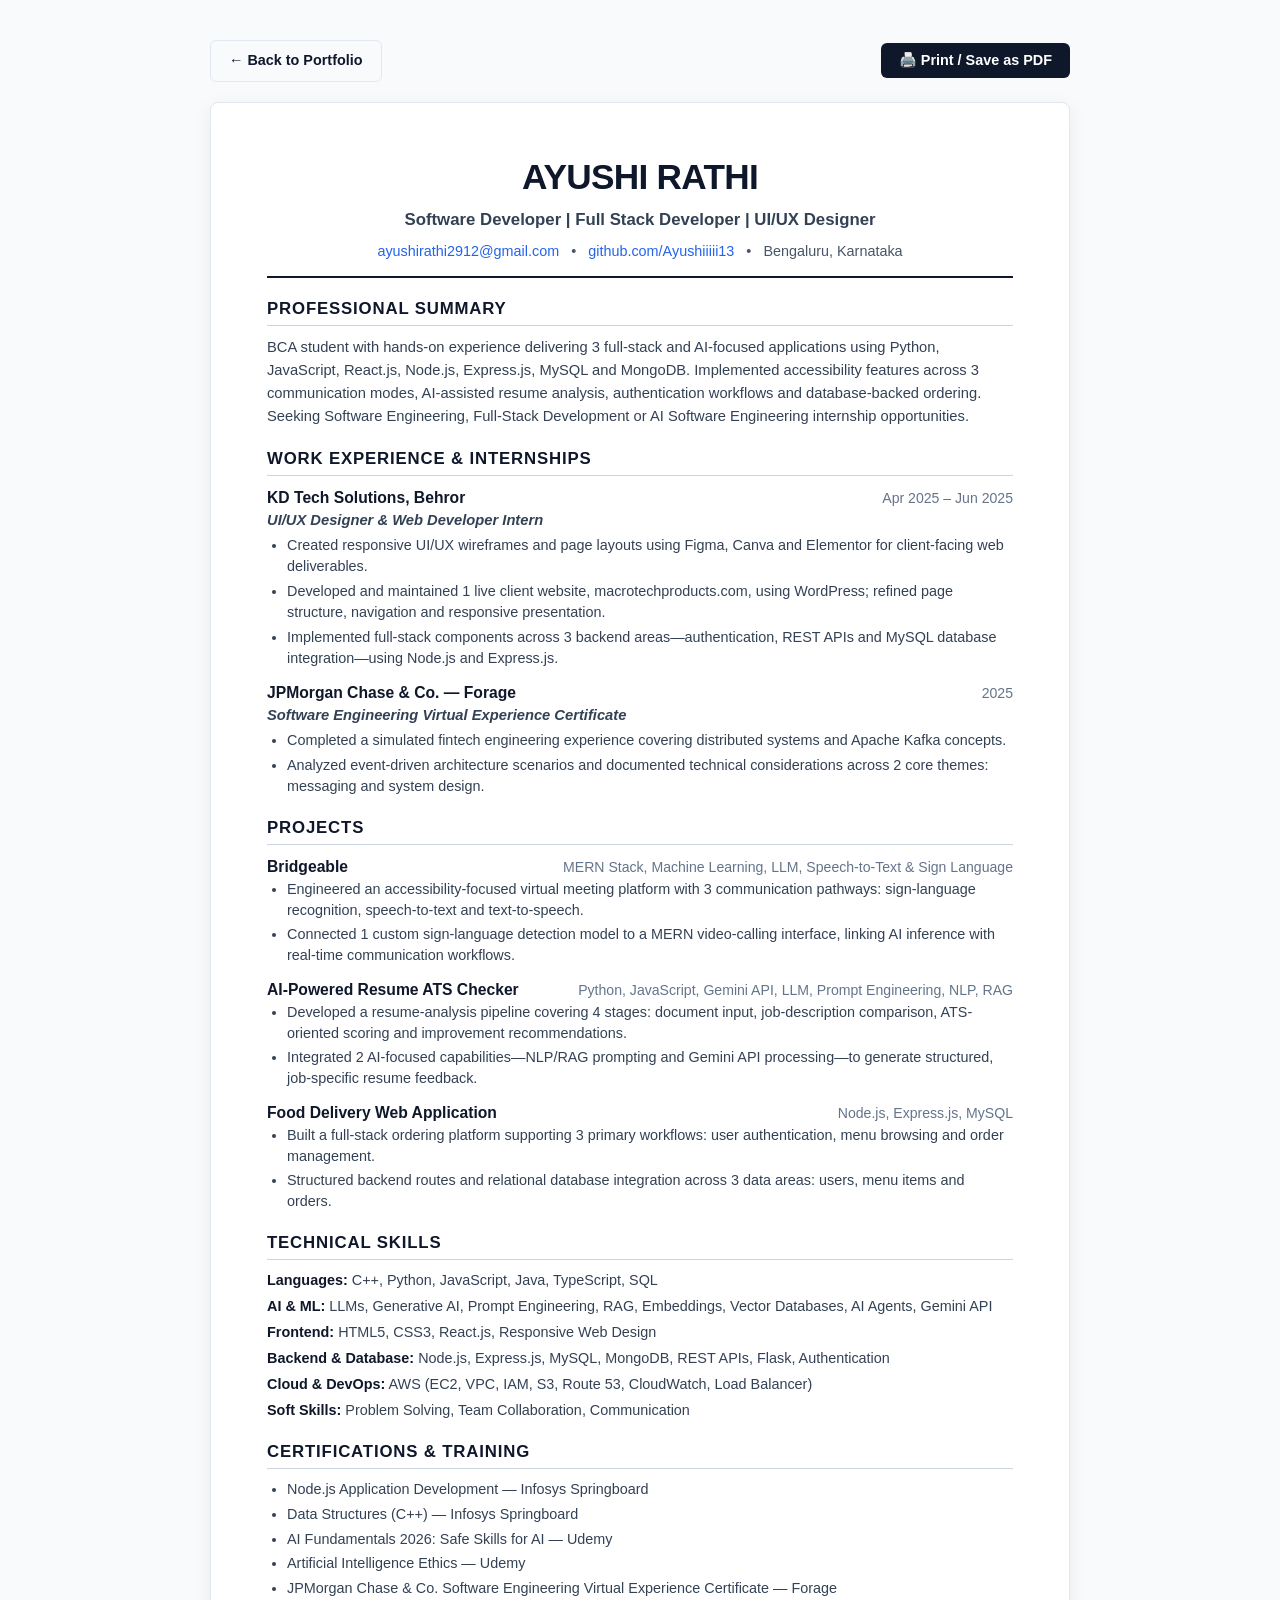
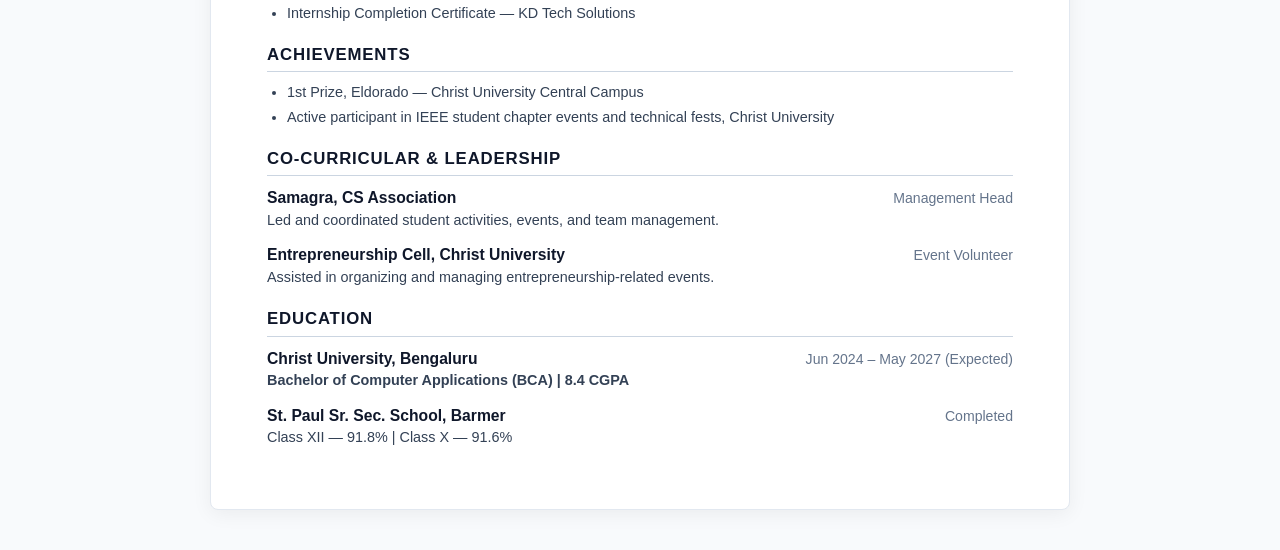
<file: portfolio-website/assets/resume-view.html>
<!DOCTYPE html>
<html lang="en">
<head>
  <meta charset="UTF-8">
  <meta name="viewport" content="width=device-width, initial-scale=1.0">
  <title>Ayushi Rathi — Resume | Software Developer & Full Stack Developer</title>
  <style>
    :root {
      --primary: #0f172a;
      --accent: #2563eb;
      --text: #1e293b;
      --muted: #64748b;
      --border: #e2e8f0;
      --bg: #f8fafc;
    }
    *, *::before, *::after { box-sizing: border-box; margin: 0; padding: 0; }
    body {
      font-family: -apple-system, BlinkMacSystemFont, "Segoe UI", Roboto, "Helvetica Neue", Arial, sans-serif;
      background: var(--bg);
      color: var(--text);
      line-height: 1.5;
      padding: 40px 20px;
    }
    .resume-wrapper {
      max-width: 860px;
      margin: 0 auto;
      background: #ffffff;
      padding: 48px 56px;
      border-radius: 8px;
      box-shadow: 0 4px 20px rgba(0, 0, 0, 0.06);
      border: 1px solid var(--border);
    }
    .action-bar {
      max-width: 860px;
      margin: 0 auto 20px auto;
      display: flex;
      justify-content: space-between;
      align-items: center;
    }
    .btn {
      display: inline-flex;
      align-items: center;
      gap: 6px;
      padding: 9px 18px;
      background: #0f172a;
      color: #fff;
      border-radius: 6px;
      font-weight: 600;
      font-size: 0.9rem;
      text-decoration: none;
      cursor: pointer;
      border: none;
      transition: background 0.2s;
    }
    .btn:hover { background: #2563eb; }
    .btn-outline {
      background: transparent;
      color: #0f172a;
      border: 1px solid var(--border);
    }
    .btn-outline:hover {
      background: #f1f5f9;
      color: #0f172a;
    }
    /* Resume Styles */
    .resume-header {
      text-align: center;
      border-bottom: 2px solid #0f172a;
      padding-bottom: 14px;
      margin-bottom: 18px;
    }
    .name {
      font-size: 2.2rem;
      font-weight: 800;
      letter-spacing: -0.02em;
      color: #0f172a;
      margin-bottom: 4px;
    }
    .subtitle {
      font-size: 1.05rem;
      font-weight: 600;
      color: #334155;
      margin-bottom: 8px;
    }
    .contact-row {
      font-size: 0.9rem;
      color: #475569;
      display: flex;
      justify-content: center;
      flex-wrap: wrap;
      gap: 12px;
    }
    .contact-row a {
      color: #2563eb;
      text-decoration: none;
    }
    .contact-row a:hover { text-decoration: underline; }
    .section-title {
      font-size: 1.05rem;
      font-weight: 800;
      text-transform: uppercase;
      letter-spacing: 0.05em;
      color: #0f172a;
      border-bottom: 1px solid #cbd5e1;
      padding-bottom: 4px;
      margin-top: 18px;
      margin-bottom: 10px;
    }
    .entry {
      margin-bottom: 12px;
    }
    .entry-header {
      display: flex;
      justify-content: space-between;
      align-items: baseline;
      font-weight: 700;
      color: #0f172a;
      font-size: 0.98rem;
    }
    .entry-role {
      font-weight: 600;
      color: #334155;
      font-size: 0.92rem;
      margin-bottom: 4px;
      font-style: italic;
    }
    .entry-date {
      font-size: 0.88rem;
      color: #64748b;
      font-weight: 500;
    }
    ul.bullets {
      list-style-type: disc;
      padding-left: 20px;
      font-size: 0.9rem;
      color: #334155;
    }
    ul.bullets li {
      margin-bottom: 4px;
      line-height: 1.45;
    }
    .skills-block p {
      font-size: 0.9rem;
      color: #334155;
      margin-bottom: 5px;
      line-height: 1.45;
    }
    .skills-block strong {
      color: #0f172a;
      font-weight: 700;
    }
    @media print {
      body { background: #fff; padding: 0; }
      .action-bar { display: none; }
      .resume-wrapper { border: none; box-shadow: none; padding: 0; }
    }
  </style>
</head>
<body>

  <div class="action-bar">
    <a href="../index.html" class="btn btn-outline">← Back to Portfolio</a>
    <button class="btn" onclick="window.print()">🖨️ Print / Save as PDF</button>
  </div>

  <main class="resume-wrapper">
    <!-- Header -->
    <header class="resume-header">
      <h1 class="name">AYUSHI RATHI</h1>
      <div class="subtitle">Software Developer | Full Stack Developer | UI/UX Designer</div>
      <div class="contact-row">
        <span><a href="mailto:ayushirathi2912@gmail.com">ayushirathi2912@gmail.com</a></span>
        <span>•</span>
        <span><a href="https://github.com/Ayushiiiii13" target="_blank" rel="noopener noreferrer">github.com/Ayushiiiii13</a></span>
        <span>•</span>
        <span>Bengaluru, Karnataka</span>
      </div>
    </header>

    <!-- Professional Summary -->
    <section>
      <h2 class="section-title">Professional Summary</h2>
      <p style="font-size: 0.92rem; color: #334155; line-height: 1.55;">
        BCA student with hands-on experience delivering 3 full-stack and AI-focused applications using Python, JavaScript, React.js, Node.js, Express.js, MySQL and MongoDB. Implemented accessibility features across 3 communication modes, AI-assisted resume analysis, authentication workflows and database-backed ordering. Seeking Software Engineering, Full-Stack Development or AI Software Engineering internship opportunities.
      </p>
    </section>

    <!-- Work Experience & Internships -->
    <section>
      <h2 class="section-title">Work Experience &amp; Internships</h2>
      
      <div class="entry">
        <div class="entry-header">
          <span>KD Tech Solutions, Behror</span>
          <span class="entry-date">Apr 2025 – Jun 2025</span>
        </div>
        <div class="entry-role">UI/UX Designer &amp; Web Developer Intern</div>
        <ul class="bullets">
          <li>Created responsive UI/UX wireframes and page layouts using Figma, Canva and Elementor for client-facing web deliverables.</li>
          <li>Developed and maintained 1 live client website, macrotechproducts.com, using WordPress; refined page structure, navigation and responsive presentation.</li>
          <li>Implemented full-stack components across 3 backend areas—authentication, REST APIs and MySQL database integration—using Node.js and Express.js.</li>
        </ul>
      </div>

      <div class="entry">
        <div class="entry-header">
          <span>JPMorgan Chase &amp; Co. — Forage</span>
          <span class="entry-date">2025</span>
        </div>
        <div class="entry-role">Software Engineering Virtual Experience Certificate</div>
        <ul class="bullets">
          <li>Completed a simulated fintech engineering experience covering distributed systems and Apache Kafka concepts.</li>
          <li>Analyzed event-driven architecture scenarios and documented technical considerations across 2 core themes: messaging and system design.</li>
        </ul>
      </div>
    </section>

    <!-- Projects -->
    <section>
      <h2 class="section-title">Projects</h2>

      <div class="entry">
        <div class="entry-header">
          <span>Bridgeable</span>
          <span class="entry-date">MERN Stack, Machine Learning, LLM, Speech-to-Text &amp; Sign Language</span>
        </div>
        <ul class="bullets">
          <li>Engineered an accessibility-focused virtual meeting platform with 3 communication pathways: sign-language recognition, speech-to-text and text-to-speech.</li>
          <li>Connected 1 custom sign-language detection model to a MERN video-calling interface, linking AI inference with real-time communication workflows.</li>
        </ul>
      </div>

      <div class="entry">
        <div class="entry-header">
          <span>AI-Powered Resume ATS Checker</span>
          <span class="entry-date">Python, JavaScript, Gemini API, LLM, Prompt Engineering, NLP, RAG</span>
        </div>
        <ul class="bullets">
          <li>Developed a resume-analysis pipeline covering 4 stages: document input, job-description comparison, ATS-oriented scoring and improvement recommendations.</li>
          <li>Integrated 2 AI-focused capabilities—NLP/RAG prompting and Gemini API processing—to generate structured, job-specific resume feedback.</li>
        </ul>
      </div>

      <div class="entry">
        <div class="entry-header">
          <span>Food Delivery Web Application</span>
          <span class="entry-date">Node.js, Express.js, MySQL</span>
        </div>
        <ul class="bullets">
          <li>Built a full-stack ordering platform supporting 3 primary workflows: user authentication, menu browsing and order management.</li>
          <li>Structured backend routes and relational database integration across 3 data areas: users, menu items and orders.</li>
        </ul>
      </div>
    </section>

    <!-- Technical Skills -->
    <section>
      <h2 class="section-title">Technical Skills</h2>
      <div class="skills-block">
        <p><strong>Languages:</strong> C++, Python, JavaScript, Java, TypeScript, SQL</p>
        <p><strong>AI &amp; ML:</strong> LLMs, Generative AI, Prompt Engineering, RAG, Embeddings, Vector Databases, AI Agents, Gemini API</p>
        <p><strong>Frontend:</strong> HTML5, CSS3, React.js, Responsive Web Design</p>
        <p><strong>Backend &amp; Database:</strong> Node.js, Express.js, MySQL, MongoDB, REST APIs, Flask, Authentication</p>
        <p><strong>Cloud &amp; DevOps:</strong> AWS (EC2, VPC, IAM, S3, Route 53, CloudWatch, Load Balancer)</p>
        <p><strong>Soft Skills:</strong> Problem Solving, Team Collaboration, Communication</p>
      </div>
    </section>

    <!-- Certifications & Training -->
    <section>
      <h2 class="section-title">Certifications &amp; Training</h2>
      <ul class="bullets">
        <li>Node.js Application Development — Infosys Springboard</li>
        <li>Data Structures (C++) — Infosys Springboard</li>
        <li>AI Fundamentals 2026: Safe Skills for AI — Udemy</li>
        <li>Artificial Intelligence Ethics — Udemy</li>
        <li>JPMorgan Chase &amp; Co. Software Engineering Virtual Experience Certificate — Forage</li>
        <li>Internship Completion Certificate — KD Tech Solutions</li>
      </ul>
    </section>

    <!-- Achievements -->
    <section>
      <h2 class="section-title">Achievements</h2>
      <ul class="bullets">
        <li>1st Prize, Eldorado — Christ University Central Campus</li>
        <li>Active participant in IEEE student chapter events and technical fests, Christ University</li>
      </ul>
    </section>

    <!-- Co-Curricular & Leadership -->
    <section>
      <h2 class="section-title">Co-Curricular &amp; Leadership</h2>
      <div class="entry">
        <div class="entry-header">
          <span>Samagra, CS Association</span>
          <span class="entry-date">Management Head</span>
        </div>
        <p style="font-size: 0.9rem; color: #334155;">Led and coordinated student activities, events, and team management.</p>
      </div>
      <div class="entry">
        <div class="entry-header">
          <span>Entrepreneurship Cell, Christ University</span>
          <span class="entry-date">Event Volunteer</span>
        </div>
        <p style="font-size: 0.9rem; color: #334155;">Assisted in organizing and managing entrepreneurship-related events.</p>
      </div>
    </section>

    <!-- Education -->
    <section>
      <h2 class="section-title">Education</h2>
      <div class="entry">
        <div class="entry-header">
          <span>Christ University, Bengaluru</span>
          <span class="entry-date">Jun 2024 – May 2027 (Expected)</span>
        </div>
        <p style="font-size: 0.9rem; color: #334155; font-weight: 600;">Bachelor of Computer Applications (BCA) | 8.4 CGPA</p>
      </div>
      <div class="entry">
        <div class="entry-header">
          <span>St. Paul Sr. Sec. School, Barmer</span>
          <span class="entry-date">Completed</span>
        </div>
        <p style="font-size: 0.9rem; color: #334155;">Class XII — 91.8% | Class X — 91.6%</p>
      </div>
    </section>
  </main>

</body>
</html>
</file>
<file: business-landing-page/css/style.css>
/* ==========================================================================
   Lumina Creative Agency - Business Landing Page Stylesheet
   Task 2: Responsive Business Landing Page (WeIntern Week 1)
   Focus: Brand consistency, modern layout systems, strong visual hierarchy
   ========================================================================== */

/* --- Custom Properties / Design Tokens --- */
:root {
  --primary: #4f46e5;
  --primary-hover: #4338ca;
  --primary-light: #eef2ff;
  --secondary: #06b6d4;
  --secondary-hover: #0891b2;
  --dark: #0f172a;
  --dark-surface: #1e293b;
  --text-main: #1e293b;
  --text-muted: #64748b;
  --bg-main: #ffffff;
  --bg-subtle: #f8fafc;
  --border-light: #e2e8f0;
  --shadow-sm: 0 1px 3px rgba(0, 0, 0, 0.05);
  --shadow-md: 0 4px 6px -1px rgba(0, 0, 0, 0.08), 0 2px 4px -2px rgba(0, 0, 0, 0.04);
  --shadow-lg: 0 10px 25px -5px rgba(0, 0, 0, 0.1), 0 8px 10px -6px rgba(0, 0, 0, 0.05);
  --radius-sm: 6px;
  --radius-md: 12px;
  --radius-lg: 20px;
  --radius-full: 9999px;
  --font-sans: -apple-system, BlinkMacSystemFont, "Segoe UI", Roboto, "Helvetica Neue", Arial, sans-serif;
  --transition: all 0.25s ease-in-out;
  --container-width: 1140px;
}

/* --- Base & Reset --- */
*, *::before, *::after {
  box-sizing: border-box;
  margin: 0;
  padding: 0;
}

html {
  scroll-behavior: smooth;
  font-size: 16px;
}

body {
  font-family: var(--font-sans);
  color: var(--text-main);
  background-color: var(--bg-main);
  line-height: 1.6;
  overflow-x: hidden;
}

img {
  max-width: 100%;
  height: auto;
  display: block;
}

a {
  color: var(--primary);
  text-decoration: none;
  transition: var(--transition);
}

button {
  font-family: inherit;
  cursor: pointer;
  border: none;
}

:focus-visible {
  outline: 2px solid var(--primary);
  outline-offset: 3px;
}

/* --- Utilities --- */
.container {
  width: 90%;
  max-width: var(--container-width);
  margin: 0 auto;
}

.section {
  padding: 5.5rem 0;
}

.section-subtle {
  background-color: var(--bg-subtle);
  border-top: 1px solid var(--border-light);
  border-bottom: 1px solid var(--border-light);
}

.section-header {
  text-align: center;
  max-width: 680px;
  margin: 0 auto 3.5rem;
}

.badge {
  display: inline-flex;
  align-items: center;
  gap: 0.4rem;
  padding: 0.35rem 0.95rem;
  background-color: var(--primary-light);
  color: var(--primary);
  font-size: 0.825rem;
  font-weight: 700;
  text-transform: uppercase;
  letter-spacing: 0.05em;
  border-radius: var(--radius-full);
  margin-bottom: 1rem;
}

.section-title {
  font-size: 2.35rem;
  font-weight: 800;
  color: var(--dark);
  line-height: 1.2;
  margin-bottom: 1rem;
}

.section-subtitle {
  font-size: 1.1rem;
  color: var(--text-muted);
}

/* --- Buttons --- */
.btn {
  display: inline-flex;
  align-items: center;
  justify-content: center;
  gap: 0.5rem;
  padding: 0.8rem 1.6rem;
  font-size: 0.95rem;
  font-weight: 600;
  border-radius: var(--radius-md);
  transition: var(--transition);
  text-decoration: none;
}

.btn-primary {
  background-color: var(--primary);
  color: #ffffff;
  box-shadow: 0 4px 14px rgba(79, 70, 229, 0.3);
}

.btn-primary:hover {
  background-color: var(--primary-hover);
  color: #ffffff;
  transform: translateY(-2px);
  box-shadow: 0 6px 20px rgba(79, 70, 229, 0.4);
}

.btn-secondary {
  background-color: #ffffff;
  color: var(--dark);
  border: 1px solid var(--border-light);
}

.btn-secondary:hover {
  background-color: var(--bg-subtle);
  border-color: var(--text-muted);
  transform: translateY(-2px);
}

.btn-white {
  background-color: #ffffff;
  color: var(--primary);
}

.btn-white:hover {
  background-color: #f1f5f9;
  transform: translateY(-2px);
}

/* --- Header & Navigation --- */
.site-header {
  position: sticky;
  top: 0;
  z-index: 1000;
  background-color: rgba(255, 255, 255, 0.92);
  backdrop-filter: blur(12px);
  -webkit-backdrop-filter: blur(12px);
  border-bottom: 1px solid var(--border-light);
  transition: var(--transition);
}

.site-header.scrolled {
  box-shadow: var(--shadow-sm);
}

.nav-wrapper {
  display: flex;
  align-items: center;
  justify-content: space-between;
  height: 4.75rem;
}

.brand-logo {
  display: flex;
  align-items: center;
  gap: 0.65rem;
  font-size: 1.35rem;
  font-weight: 800;
  color: var(--dark);
  letter-spacing: -0.02em;
}

.brand-icon {
  width: 36px;
  height: 36px;
  background: linear-gradient(135deg, var(--primary), var(--secondary));
  color: #ffffff;
  border-radius: 9px;
  display: flex;
  align-items: center;
  justify-content: center;
  font-weight: 800;
  font-size: 1.1rem;
}

.nav-links {
  display: flex;
  list-style: none;
  align-items: center;
  gap: 2rem;
}

.nav-link {
  font-size: 0.95rem;
  font-weight: 600;
  color: var(--text-muted);
}

.nav-link:hover {
  color: var(--primary);
}

.nav-cta-btn {
  padding: 0.65rem 1.3rem;
  font-size: 0.9rem;
}

.mobile-menu-btn {
  display: none;
  background: none;
  border: none;
  font-size: 1.5rem;
  color: var(--dark);
  cursor: pointer;
  padding: 0.5rem;
}

/* --- Hero Section --- */
.hero {
  padding: 4.5rem 0 5rem;
  background: radial-gradient(circle at 80% 20%, rgba(99, 102, 241, 0.08) 0%, transparent 60%);
}

.hero-grid {
  display: grid;
  grid-template-columns: 1.15fr 0.85fr;
  align-items: center;
  gap: 3.5rem;
}

.hero-tag {
  display: inline-flex;
  align-items: center;
  gap: 0.5rem;
  padding: 0.35rem 0.85rem;
  background-color: var(--primary-light);
  color: var(--primary);
  border-radius: var(--radius-full);
  font-size: 0.85rem;
  font-weight: 700;
  margin-bottom: 1.25rem;
}

.hero-title {
  font-size: 3.25rem;
  font-weight: 800;
  letter-spacing: -0.03em;
  line-height: 1.15;
  color: var(--dark);
  margin-bottom: 1.25rem;
}

.hero-title span {
  background: linear-gradient(135deg, var(--primary), var(--secondary));
  -webkit-background-clip: text;
  -webkit-text-fill-color: transparent;
}

.hero-description {
  font-size: 1.15rem;
  color: var(--text-muted);
  line-height: 1.65;
  margin-bottom: 2.25rem;
  max-width: 520px;
}

.hero-actions {
  display: flex;
  align-items: center;
  gap: 1rem;
  flex-wrap: wrap;
  margin-bottom: 2.5rem;
}

.hero-metrics {
  display: flex;
  gap: 2.5rem;
  padding-top: 1.5rem;
  border-top: 1px solid var(--border-light);
}

.metric-number {
  font-size: 1.75rem;
  font-weight: 800;
  color: var(--dark);
}

.metric-label {
  font-size: 0.85rem;
  color: var(--text-muted);
  font-weight: 500;
}

.hero-visual {
  display: flex;
  justify-content: center;
}

.hero-img {
  width: 100%;
  border-radius: var(--radius-lg);
  box-shadow: var(--shadow-lg);
}

/* --- Services Section --- */
.services-grid {
  display: grid;
  grid-template-columns: repeat(auto-fit, minmax(320px, 1fr));
  gap: 2rem;
}

.service-card {
  background-color: #ffffff;
  border: 1px solid var(--border-light);
  border-radius: var(--radius-lg);
  padding: 2.25rem;
  transition: var(--transition);
  box-shadow: var(--shadow-sm);
  display: flex;
  flex-direction: column;
}

.service-card:hover {
  transform: translateY(-6px);
  box-shadow: var(--shadow-lg);
  border-color: rgba(79, 70, 229, 0.3);
}

.service-icon {
  width: 52px;
  height: 52px;
  border-radius: var(--radius-md);
  background-color: var(--primary-light);
  color: var(--primary);
  display: flex;
  align-items: center;
  justify-content: center;
  margin-bottom: 1.5rem;
}

.service-title {
  font-size: 1.35rem;
  font-weight: 700;
  color: var(--dark);
  margin-bottom: 0.75rem;
}

.service-desc {
  font-size: 0.95rem;
  color: var(--text-muted);
  line-height: 1.6;
  margin-bottom: 1.5rem;
  flex-grow: 1;
}

.service-features {
  list-style: none;
  border-top: 1px solid var(--border-light);
  padding-top: 1.25rem;
  display: flex;
  flex-direction: column;
  gap: 0.5rem;
}

.service-features li {
  font-size: 0.875rem;
  color: var(--text-main);
  display: flex;
  align-items: center;
  gap: 0.5rem;
}

.service-features li::before {
  content: "✓";
  color: #10b981;
  font-weight: bold;
}

/* --- Why Choose Us (Value Proposition) --- */
.why-us-grid {
  display: grid;
  grid-template-columns: 1fr 1fr;
  align-items: center;
  gap: 4rem;
}

.why-features {
  display: flex;
  flex-direction: column;
  gap: 1.75rem;
  margin-top: 2rem;
}

.why-feature-item {
  display: flex;
  align-items: flex-start;
  gap: 1.25rem;
}

.why-feature-icon {
  width: 44px;
  height: 44px;
  border-radius: 50%;
  background-color: var(--primary-light);
  color: var(--primary);
  display: flex;
  align-items: center;
  justify-content: center;
  flex-shrink: 0;
  font-weight: bold;
}

.why-feature-title {
  font-size: 1.15rem;
  font-weight: 700;
  color: var(--dark);
  margin-bottom: 0.25rem;
}

.why-feature-desc {
  font-size: 0.925rem;
  color: var(--text-muted);
  line-height: 1.55;
}

.stats-card-box {
  background: linear-gradient(135deg, var(--dark), var(--dark-surface));
  color: #ffffff;
  border-radius: var(--radius-lg);
  padding: 3rem;
  box-shadow: var(--shadow-lg);
  display: grid;
  grid-template-columns: 1fr 1fr;
  gap: 2.5rem;
}

.stat-item h3 {
  font-size: 2.5rem;
  font-weight: 800;
  color: #38bdf8;
  margin-bottom: 0.25rem;
}

.stat-item p {
  color: #94a3b8;
  font-size: 0.9rem;
}

/* --- Testimonials Section --- */
.testimonials-grid {
  display: grid;
  grid-template-columns: repeat(auto-fit, minmax(320px, 1fr));
  gap: 2rem;
}

.testimonial-card {
  background-color: #ffffff;
  border: 1px solid var(--border-light);
  border-radius: var(--radius-lg);
  padding: 2.25rem;
  box-shadow: var(--shadow-sm);
  display: flex;
  flex-direction: column;
}

.testimonial-rating {
  color: #f59e0b;
  font-size: 1.1rem;
  margin-bottom: 1rem;
}

.testimonial-quote {
  font-size: 1rem;
  color: var(--text-main);
  line-height: 1.6;
  font-style: italic;
  margin-bottom: 1.5rem;
  flex-grow: 1;
}

.testimonial-author {
  display: flex;
  align-items: center;
  gap: 1rem;
}

.author-avatar {
  width: 46px;
  height: 46px;
  border-radius: 50%;
  background: var(--primary-light);
  color: var(--primary);
  display: flex;
  align-items: center;
  justify-content: center;
  font-weight: bold;
  font-size: 1rem;
}

.author-name {
  font-size: 0.95rem;
  font-weight: 700;
  color: var(--dark);
}

.author-role {
  font-size: 0.825rem;
  color: var(--text-muted);
}

/* --- Contact & Project Inquiry Section --- */
.contact-section-grid {
  display: grid;
  grid-template-columns: 0.9fr 1.1fr;
  gap: 3.5rem;
  align-items: start;
}

.contact-info-panel h3 {
  font-size: 2rem;
  font-weight: 800;
  color: var(--dark);
  margin-bottom: 1rem;
}

.contact-info-panel p {
  font-size: 1.05rem;
  color: var(--text-muted);
  line-height: 1.6;
  margin-bottom: 2rem;
}

.contact-direct-items {
  display: flex;
  flex-direction: column;
  gap: 1.25rem;
}

.contact-direct-item {
  display: flex;
  align-items: center;
  gap: 1rem;
  font-size: 0.95rem;
  color: var(--text-main);
}

.contact-direct-item svg {
  color: var(--primary);
  flex-shrink: 0;
}

.inquiry-form-card {
  background-color: #ffffff;
  border: 1px solid var(--border-light);
  border-radius: var(--radius-lg);
  padding: 2.5rem;
  box-shadow: var(--shadow-md);
}

.form-row {
  display: grid;
  grid-template-columns: 1fr 1fr;
  gap: 1.25rem;
}

.form-field {
  margin-bottom: 1.25rem;
}

.field-label {
  display: block;
  font-size: 0.875rem;
  font-weight: 600;
  color: var(--dark);
  margin-bottom: 0.4rem;
}

.field-input,
.field-select,
.field-textarea {
  width: 100%;
  padding: 0.75rem 1rem;
  font-family: inherit;
  font-size: 0.95rem;
  color: var(--text-main);
  background-color: var(--bg-subtle);
  border: 1px solid var(--border-light);
  border-radius: var(--radius-md);
  transition: var(--transition);
}

.field-input:focus,
.field-select:focus,
.field-textarea:focus {
  outline: none;
  background-color: #ffffff;
  border-color: var(--primary);
  box-shadow: 0 0 0 3px rgba(79, 70, 229, 0.15);
}

.field-textarea {
  min-height: 120px;
  resize: vertical;
}

.form-alert {
  margin-top: 1rem;
  padding: 0.85rem 1rem;
  border-radius: var(--radius-md);
  font-size: 0.9rem;
  display: none;
}

.form-alert.success {
  display: block;
  background-color: #ecfdf5;
  color: #065f46;
  border: 1px solid #a7f3d0;
}

.form-alert.error {
  display: block;
  background-color: #fef2f2;
  color: #991b1b;
  border: 1px solid #fecaca;
}

/* --- Footer --- */
.site-footer {
  background-color: var(--dark);
  color: #94a3b8;
  padding: 4.5rem 0 2rem;
}

.footer-grid {
  display: grid;
  grid-template-columns: 1.4fr 1fr 1fr 1fr;
  gap: 3rem;
  padding-bottom: 3.5rem;
  border-bottom: 1px solid #1e293b;
}

.footer-brand .brand-logo {
  color: #ffffff;
  margin-bottom: 1rem;
}

.footer-brand p {
  font-size: 0.925rem;
  line-height: 1.6;
}

.footer-col h4 {
  color: #ffffff;
  font-size: 1rem;
  font-weight: 700;
  margin-bottom: 1.25rem;
}

.footer-links {
  list-style: none;
  display: flex;
  flex-direction: column;
  gap: 0.75rem;
}

.footer-links a {
  color: #94a3b8;
  font-size: 0.9rem;
}

.footer-links a:hover {
  color: #ffffff;
}

.footer-bottom-bar {
  padding-top: 2rem;
  display: flex;
  justify-content: space-between;
  align-items: center;
  flex-wrap: wrap;
  gap: 1rem;
  font-size: 0.85rem;
}

/* --- Responsive Breakpoints --- */
@media (max-width: 960px) {
  .hero-grid {
    grid-template-columns: 1fr;
    text-align: center;
    gap: 3rem;
  }

  .hero-description {
    margin-left: auto;
    margin-right: auto;
  }

  .hero-actions {
    justify-content: center;
  }

  .hero-metrics {
    justify-content: center;
  }

  .why-us-grid,
  .contact-section-grid {
    grid-template-columns: 1fr;
    gap: 2.5rem;
  }

  .footer-grid {
    grid-template-columns: 1fr 1fr;
  }
}

@media (max-width: 768px) {
  .section {
    padding: 3.5rem 0;
  }

  .hero-title {
    font-size: 2.4rem;
  }

  .mobile-menu-btn {
    display: block;
  }

  .nav-links {
    position: absolute;
    top: 4.75rem;
    left: 0;
    width: 100%;
    background-color: #ffffff;
    border-bottom: 1px solid var(--border-light);
    flex-direction: column;
    padding: 1.5rem;
    gap: 1.25rem;
    display: none;
    box-shadow: var(--shadow-lg);
  }

  .nav-links.active {
    display: flex;
  }

  .nav-cta-btn {
    display: none;
  }

  .form-row {
    grid-template-columns: 1fr;
    gap: 0;
  }

  .stats-card-box {
    grid-template-columns: 1fr;
    padding: 2rem;
  }

  .footer-grid {
    grid-template-columns: 1fr;
    gap: 2rem;
  }

  .footer-bottom-bar {
    flex-direction: column;
    text-align: center;
  }
}
</file>
<file: css-challenge/css/style.css>
/* ==========================================================================
   CSS Challenge Master Stylesheet
   Task 3: CSS Challenge (WeIntern Week 1)
   Focus: Flexbox Layouts, CSS Grid Architectures & Modern CSS Keyframe Animations
   ========================================================================== */

:root {
  --bg-body: #f8fafc;
  --bg-surface: #ffffff;
  --bg-alt: #f1f5f9;
  --text-main: #0f172a;
  --text-secondary: #475569;
  --text-muted: #64748b;
  --primary: #4338ca;
  --primary-light: #e0e7ff;
  --secondary: #0284c7;
  --accent-pink: #ec4899;
  --accent-amber: #d97706;
  --accent-green: #059669;
  --border: #e2e8f0;
  --shadow-sm: 0 1px 3px rgba(0, 0, 0, 0.05);
  --shadow-md: 0 4px 6px -1px rgba(0, 0, 0, 0.08), 0 2px 4px -2px rgba(0, 0, 0, 0.05);
  --shadow-lg: 0 10px 25px -5px rgba(0, 0, 0, 0.1);
  --radius-sm: 6px;
  --radius-md: 12px;
  --radius-lg: 16px;
  --font-family: -apple-system, BlinkMacSystemFont, "Segoe UI", Roboto, "Helvetica Neue", Arial, sans-serif;
  --font-code: ui-monospace, SFMono-Regular, Menlo, Monaco, Consolas, monospace;
}

/* Reset & Basics */
*, *::before, *::after {
  box-sizing: border-box;
  margin: 0;
  padding: 0;
}

html {
  scroll-behavior: smooth;
}

body {
  font-family: var(--font-family);
  background-color: var(--bg-body);
  color: var(--text-main);
  line-height: 1.6;
}

.container {
  width: 90%;
  max-width: 1140px;
  margin: 0 auto;
}

/* Challenge Page Header */
.challenge-hero {
  background: linear-gradient(135deg, #1e1b4b, #0f172a);
  color: #ffffff;
  padding: 3.5rem 0 3rem;
  border-bottom: 1px solid #312e81;
}

.challenge-badge {
  display: inline-block;
  background-color: rgba(99, 102, 241, 0.25);
  border: 1px solid #6366f1;
  color: #a5b4fc;
  font-family: var(--font-code);
  font-size: 0.85rem;
  font-weight: 600;
  padding: 0.3rem 0.85rem;
  border-radius: 9999px;
  margin-bottom: 1rem;
}

.challenge-hero h1 {
  font-size: 2.5rem;
  font-weight: 800;
  letter-spacing: -0.02em;
  margin-bottom: 0.75rem;
}

.challenge-hero p {
  color: #cbd5e1;
  font-size: 1.1rem;
  max-width: 700px;
}

/* Quick Anchor Jump Bar */
.challenge-nav-bar {
  position: sticky;
  top: 0;
  z-index: 100;
  background: rgba(255, 255, 255, 0.95);
  backdrop-filter: blur(8px);
  border-bottom: 1px solid var(--border);
  padding: 0.85rem 0;
}

.challenge-nav-list {
  display: flex;
  gap: 1.25rem;
  list-style: none;
  overflow-x: auto;
  padding-bottom: 2px;
}

.challenge-nav-list a {
  text-decoration: none;
  font-weight: 600;
  font-size: 0.925rem;
  color: var(--text-secondary);
  padding: 0.4rem 0.9rem;
  border-radius: var(--radius-sm);
  transition: all 0.2s ease;
  white-space: nowrap;
}

.challenge-nav-list a:hover {
  background-color: var(--primary-light);
  color: var(--primary);
}

/* Section Shell */
.lab-section {
  padding: 4.5rem 0;
  border-bottom: 1px solid var(--border);
}

.lab-section:nth-child(even) {
  background-color: var(--bg-surface);
}

.lab-header {
  margin-bottom: 2.5rem;
}

.lab-tag {
  color: var(--primary);
  font-family: var(--font-code);
  font-size: 0.85rem;
  font-weight: 700;
  text-transform: uppercase;
  letter-spacing: 0.05em;
  margin-bottom: 0.4rem;
}

.lab-title {
  font-size: 2rem;
  font-weight: 800;
  color: var(--text-main);
  margin-bottom: 0.5rem;
}

.lab-desc {
  font-size: 1.05rem;
  color: var(--text-secondary);
  max-width: 750px;
}

.code-pill {
  font-family: var(--font-code);
  background: var(--bg-alt);
  padding: 0.15rem 0.45rem;
  border-radius: 4px;
  font-size: 0.9em;
  border: 1px solid var(--border);
}

/* ==========================================================================
   PART 1: FLEXBOX LAYOUT TASK
   ========================================================================== */
.flexbox-container {
  display: flex;
  flex-direction: row;
  justify-content: space-between;
  align-items: stretch;
  gap: 2rem;
  width: 100%;
}

.flex-card {
  flex: 1 1 0;
  min-width: 0;
  background-color: var(--bg-surface);
  border: 1px solid var(--border);
  border-radius: var(--radius-lg);
  padding: 2.25rem 2rem;
  display: flex;
  flex-direction: column;
  justify-content: space-between;
  transition: transform 0.3s ease, box-shadow 0.3s ease, border-color 0.3s ease;
  box-shadow: var(--shadow-sm);
  position: relative;
}

.flex-card:hover {
  transform: translateY(-6px);
  box-shadow: var(--shadow-lg);
  border-color: var(--primary);
}

.flex-card-header {
  display: flex;
  align-items: center;
  gap: 1rem;
  margin-bottom: 1.25rem;
}

.flex-avatar {
  width: 52px;
  height: 52px;
  border-radius: 50%;
  display: flex;
  align-items: center;
  justify-content: center;
  font-weight: 700;
  font-size: 1.1rem;
  flex-shrink: 0;
}

.flex-avatar.blue { background-color: #dbeafe; color: #1d4ed8; }
.flex-avatar.purple { background-color: #ede9fe; color: #6d28d9; }
.flex-avatar.teal { background-color: #ccfbf1; color: #0f766e; }

.flex-client-info h4 {
  font-size: 1.05rem;
  font-weight: 700;
  color: var(--text-main);
}

.flex-client-info p {
  font-size: 0.85rem;
  color: var(--text-muted);
}

.flex-card-body p {
  color: var(--text-secondary);
  font-size: 0.975rem;
  line-height: 1.6;
  margin-bottom: 1.5rem;
  font-style: italic;
}

.flex-card-footer {
  display: flex;
  justify-content: space-between;
  align-items: center;
  padding-top: 1rem;
  border-top: 1px solid var(--border);
}

.flex-stars {
  color: #f59e0b;
  font-size: 1.05rem;
}

.flex-badge {
  font-size: 0.75rem;
  font-weight: 700;
  text-transform: uppercase;
  background-color: var(--bg-alt);
  color: var(--text-muted);
  padding: 0.25rem 0.6rem;
  border-radius: 9999px;
}

/* ==========================================================================
   PART 2: CSS GRID LAYOUT TASK
   ========================================================================== */
.grid-container {
  display: grid;
  grid-template-columns: repeat(auto-fit, minmax(280px, 1fr));
  gap: 1.75rem;
  width: 100%;
}

.grid-card {
  background-color: var(--bg-surface);
  border: 1px solid var(--border);
  border-radius: var(--radius-lg);
  padding: 1.75rem;
  box-shadow: var(--shadow-sm);
  display: flex;
  flex-direction: column;
  transition: transform 0.25s ease, box-shadow 0.25s ease, border-color 0.25s ease;
}

.grid-card:hover {
  transform: translateY(-4px);
  box-shadow: var(--shadow-md);
  border-color: #94a3b8;
}

.grid-card.featured {
  background: linear-gradient(135deg, #1e1b4b, #312e81);
  color: #ffffff;
  border-color: #4338ca;
}

.grid-card.featured .grid-metric-sub,
.grid-card.featured p {
  color: #c7d2fe;
}

.grid-card-top {
  display: flex;
  justify-content: space-between;
  align-items: center;
  margin-bottom: 1rem;
}

.grid-icon-pill {
  width: 42px;
  height: 42px;
  border-radius: var(--radius-md);
  background-color: var(--bg-alt);
  color: var(--primary);
  display: flex;
  align-items: center;
  justify-content: center;
}

.grid-card.featured .grid-icon-pill {
  background-color: rgba(255, 255, 255, 0.15);
  color: #ffffff;
}

.grid-metric-value {
  font-size: 2.25rem;
  font-weight: 800;
  letter-spacing: -0.02em;
  line-height: 1.1;
  margin-bottom: 0.25rem;
}

.grid-metric-title {
  font-size: 1rem;
  font-weight: 700;
  color: var(--text-main);
  margin-bottom: 0.35rem;
}

.grid-card.featured .grid-metric-title {
  color: #ffffff;
}

.grid-metric-sub {
  font-size: 0.875rem;
  color: var(--text-muted);
  line-height: 1.5;
}

.grid-bar-track {
  width: 100%;
  height: 8px;
  background-color: var(--border);
  border-radius: 999px;
  margin-top: 1.25rem;
  overflow: hidden;
}

.grid-bar-fill {
  height: 100%;
  border-radius: 999px;
  transition: width 0.6s ease;
}

/* ==========================================================================
   PART 3: ANIMATION SUITE TASK
   ========================================================================== */
.animation-grid {
  display: grid;
  grid-template-columns: repeat(auto-fit, minmax(280px, 1fr));
  gap: 2rem;
}

.anim-card {
  background-color: var(--bg-surface);
  border: 1px solid var(--border);
  border-radius: var(--radius-lg);
  padding: 2.25rem 2rem;
  text-align: center;
  box-shadow: var(--shadow-sm);
  display: flex;
  flex-direction: column;
  justify-content: space-between;
  min-height: 280px;
}

.anim-card-title {
  font-size: 1.15rem;
  font-weight: 700;
  margin-bottom: 0.35rem;
}

.anim-card-desc {
  font-size: 0.875rem;
  color: var(--text-muted);
  margin-bottom: 2rem;
}

.anim-stage {
  flex-grow: 1;
  display: flex;
  align-items: center;
  justify-content: center;
  margin-bottom: 1.5rem;
}

/* 1. Button Hover Animation */
.anim-btn-interactive {
  position: relative;
  padding: 0.85rem 1.85rem;
  font-size: 0.95rem;
  font-weight: 700;
  color: #ffffff;
  background: linear-gradient(135deg, #4f46e5, #6366f1);
  border-radius: var(--radius-md);
  cursor: pointer;
  overflow: hidden;
  box-shadow: 0 4px 12px rgba(79, 70, 229, 0.3);
  transition: transform 0.25s ease, box-shadow 0.25s ease;
}

.anim-btn-interactive::before {
  content: "";
  position: absolute;
  top: 0;
  left: -100%;
  width: 100%;
  height: 100%;
  background: linear-gradient(90deg, transparent, rgba(255, 255, 255, 0.35), transparent);
  transition: 0.6s ease;
}

.anim-btn-interactive:hover {
  transform: translateY(-3px) scale(1.02);
  box-shadow: 0 8px 24px rgba(79, 70, 229, 0.45);
}

.anim-btn-interactive:hover::before {
  left: 100%;
}

/* 2. Loading Spinner */
.spinner-demo {
  width: 50px;
  height: 50px;
  border: 4px solid var(--border);
  border-top-color: var(--primary);
  border-right-color: var(--secondary);
  border-radius: 50%;
  animation: spin 0.9s cubic-bezier(0.53, 0.21, 0.29, 0.83) infinite;
}

@keyframes spin {
  from { transform: rotate(0deg); }
  to { transform: rotate(360deg); }
}

/* 3. Card Lift Effect with 3D Depth */
.lift-card-demo {
  background: linear-gradient(135deg, #ffffff, #f8fafc);
  border: 1px solid var(--border);
  padding: 1.5rem;
  border-radius: var(--radius-md);
  width: 100%;
  transition: transform 0.3s cubic-bezier(0.34, 1.56, 0.64, 1), box-shadow 0.3s ease;
  cursor: pointer;
}

.lift-card-demo:hover {
  transform: translateY(-10px) rotateX(4deg);
  box-shadow: 0 20px 30px -10px rgba(0, 0, 0, 0.15);
  border-color: #6366f1;
}

/* 4. Animated Underline Navigation Link */
.animated-nav-link {
  font-size: 1.15rem;
  font-weight: 700;
  color: var(--text-main);
  text-decoration: none;
  position: relative;
  padding-bottom: 6px;
  display: inline-block;
}

.animated-nav-link::after {
  content: "";
  position: absolute;
  bottom: 0;
  left: 0;
  width: 0;
  height: 3px;
  background: linear-gradient(90deg, #4f46e5, #06b6d4);
  border-radius: 2px;
  transition: width 0.3s cubic-bezier(0.65, 0, 0.35, 1);
}

.animated-nav-link:hover::after {
  width: 100%;
}

/* 5. Pulse Radar Indicator */
.pulse-badge {
  position: relative;
  display: inline-flex;
  align-items: center;
  gap: 0.6rem;
  padding: 0.6rem 1.25rem;
  border-radius: 999px;
  background-color: #ecfdf5;
  color: #065f46;
  font-weight: 700;
  font-size: 0.9rem;
}

.pulse-dot {
  width: 12px;
  height: 12px;
  border-radius: 50%;
  background-color: #10b981;
  position: relative;
}

.pulse-dot::before {
  content: "";
  position: absolute;
  inset: -4px;
  border-radius: 50%;
  background-color: rgba(16, 185, 129, 0.4);
  animation: pulse-ring 1.8s cubic-bezier(0.24, 0, 0.38, 1) infinite;
}

@keyframes pulse-ring {
  0% { transform: scale(0.9); opacity: 1; }
  100% { transform: scale(2.4); opacity: 0; }
}

/* Code Snippet Box */
.snippet-box {
  background: #0f172a;
  color: #e2e8f0;
  font-family: var(--font-code);
  font-size: 0.85rem;
  padding: 1.25rem;
  border-radius: var(--radius-md);
  text-align: left;
  margin-top: 1.5rem;
  overflow-x: auto;
}

/* ==========================================================================
   RESPONSIVENESS & BREAKPOINTS (Crucial Rubric Focus)
   ========================================================================== */
@media (max-width: 820px) {
  /* Flexbox cards stack vertically on tablet / mobile screens */
  .flexbox-container {
    flex-direction: column;
    gap: 1.5rem;
  }

  .challenge-hero h1 {
    font-size: 2rem;
  }

  .lab-title {
    font-size: 1.65rem;
  }
}
</file>
<file: portfolio-website/css/style.css>
/* ==========================================================================
   AYUSHI RATHI® — PORTFOLIO (MONTGOMERY WEBFLOW EDITORIAL EDITION)
   High-end editorial aesthetic, obsidian dark styling, glassmorphism,
   micro-interactions, dynamic marquees, bento grids, and responsive layouts.
   ========================================================================== */

@import url('https://fonts.googleapis.com/css2?family=JetBrains+Mono:wght@400;500;600&family=Plus+Jakarta+Sans:wght@300;400;500;600;700&family=Syne:wght@600;700;800&display=swap');

/* --- Root Design Tokens (Default: Montgomery Obsidian Dark) --- */
:root {
  /* Montgomery Dark Palette (Default) */
  --bg-primary: #07080a;
  --bg-secondary: #0d0f14;
  --bg-tertiary: #13161f;
  --bg-card: rgba(16, 18, 26, 0.7);
  --bg-card-hover: rgba(23, 26, 38, 0.85);
  --bg-glass: rgba(13, 15, 20, 0.75);
  
  --border-subtle: rgba(255, 255, 255, 0.08);
  --border-medium: rgba(255, 255, 255, 0.14);
  --border-accent: rgba(0, 240, 118, 0.35);
  
  --text-primary: #f8fafc;
  --text-secondary: #94a3b8;
  --text-muted: #64748b;
  --text-inverted: #07080a;

  /* Accent Colors */
  --accent-green: #00f076;         /* Signature Montgomery Cyber Lime */
  --accent-green-glow: rgba(0, 240, 118, 0.25);
  --accent-cyan: #38bdf8;
  --accent-violet: #818cf8;
  --accent-gradient: linear-gradient(135deg, #00f076 0%, #38bdf8 50%, #818cf8 100%);
  --accent-text-gradient: linear-gradient(135deg, #ffffff 20%, #94a3b8 100%);

  /* Typography */
  --font-display: 'Syne', -apple-system, BlinkMacSystemFont, sans-serif;
  --font-body: 'Plus Jakarta Sans', -apple-system, BlinkMacSystemFont, sans-serif;
  --font-mono: 'JetBrains Mono', monospace;

  /* Shadows & Elevations */
  --card-shadow: 0 20px 40px -15px rgba(0, 0, 0, 0.6);
  --card-shadow-hover: 0 30px 60px -20px rgba(0, 240, 118, 0.15), 0 20px 40px -15px rgba(0, 0, 0, 0.8);
  --glow-emerald: 0 0 25px rgba(0, 240, 118, 0.3);

  /* Layout & Geometry */
  --container-max: 1240px;
  --radius-xs: 6px;
  --radius-sm: 10px;
  --radius-md: 16px;
  --radius-lg: 24px;
  --radius-full: 9999px;
  
  --transition-fast: 0.2s cubic-bezier(0.16, 1, 0.3, 1);
  --transition-smooth: 0.35s cubic-bezier(0.16, 1, 0.3, 1);
  --transition-bounce: 0.5s cubic-bezier(0.34, 1.56, 0.64, 1);
}

/* Light Mode (Sophisticated Editorial Minimalist) */
[data-theme="light"] {
  --bg-primary: #f8fafc;
  --bg-secondary: #ffffff;
  --bg-tertiary: #f1f5f9;
  --bg-card: rgba(255, 255, 255, 0.85);
  --bg-card-hover: #ffffff;
  --bg-glass: rgba(255, 255, 255, 0.82);
  
  --border-subtle: rgba(15, 23, 42, 0.08);
  --border-medium: rgba(15, 23, 42, 0.14);
  --border-accent: rgba(16, 185, 129, 0.4);
  
  --text-primary: #0f172a;
  --text-secondary: #475569;
  --text-muted: #64748b;
  --text-inverted: #ffffff;

  --accent-green: #059669;
  --accent-green-glow: rgba(5, 150, 105, 0.18);
  --accent-cyan: #0284c7;
  --accent-violet: #6366f1;
  --accent-gradient: linear-gradient(135deg, #059669 0%, #0284c7 50%, #6366f1 100%);
  --accent-text-gradient: linear-gradient(135deg, #0f172a 20%, #475569 100%);

  --card-shadow: 0 10px 30px -10px rgba(0, 0, 0, 0.08);
  --card-shadow-hover: 0 25px 50px -12px rgba(15, 23, 42, 0.12);
  --glow-emerald: 0 0 20px rgba(5, 150, 105, 0.2);
}

/* --- Base & Reset --- */
*, *::before, *::after {
  box-sizing: border-box;
  margin: 0;
  padding: 0;
}

html {
  font-size: 16px;
  scroll-behavior: smooth;
  color-scheme: dark;
}

[data-theme="light"] {
  color-scheme: light;
}

body {
  font-family: var(--font-body);
  background-color: var(--bg-primary);
  color: var(--text-primary);
  line-height: 1.6;
  min-height: 100vh;
  display: flex;
  flex-direction: column;
  position: relative;
  overflow-x: hidden;
  background-image: 
    radial-gradient(rgba(255, 255, 255, 0.05) 1px, transparent 1px);
  background-size: 32px 32px;
  transition: background-color 0.3s ease, color 0.3s ease;
}

[data-theme="light"] body {
  background-image: 
    radial-gradient(rgba(15, 23, 42, 0.05) 1px, transparent 1px);
}

/* Ambient Radial Mesh Background Glows */
body::before {
  content: '';
  position: fixed;
  top: -150px;
  left: 20%;
  width: 600px;
  height: 600px;
  background: radial-gradient(circle, rgba(0, 240, 118, 0.07) 0%, rgba(56, 189, 248, 0.04) 40%, transparent 70%);
  pointer-events: none;
  z-index: 0;
  filter: blur(80px);
}

body::after {
  content: '';
  position: fixed;
  bottom: 10%;
  right: -100px;
  width: 500px;
  height: 500px;
  background: radial-gradient(circle, rgba(129, 140, 248, 0.08) 0%, rgba(0, 240, 118, 0.03) 50%, transparent 70%);
  pointer-events: none;
  z-index: 0;
  filter: blur(90px);
}

/* Custom interactive ambient cursor glow */
.ambient-glow {
  position: fixed;
  width: 450px;
  height: 450px;
  background: radial-gradient(circle, rgba(0, 240, 118, 0.05) 0%, transparent 60%);
  border-radius: 50%;
  pointer-events: none;
  transform: translate(-50%, -50%);
  z-index: 1;
  transition: opacity 0.3s ease;
  mix-blend-mode: screen;
}

/* Typography Defaults */
h1, h2, h3, h4, h5, h6 {
  font-family: var(--font-display);
  font-weight: 700;
  letter-spacing: -0.03em;
  color: var(--text-primary);
  line-height: 1.15;
}

p {
  color: var(--text-secondary);
}

a {
  color: inherit;
  text-decoration: none;
  transition: var(--transition-fast);
}

img, svg {
  display: block;
  max-width: 100%;
}

button {
  font-family: inherit;
  cursor: pointer;
  border: none;
  background: none;
}

.container {
  width: 100%;
  max-width: var(--container-max);
  margin-left: auto;
  margin-right: auto;
  padding-left: 1.5rem;
  padding-right: 1.5rem;
  position: relative;
  z-index: 2;
}

/* --- Floating Webflow Navigation Header --- */
.site-header {
  position: sticky;
  top: 1.25rem;
  z-index: 100;
  margin-bottom: 2rem;
  padding: 0 1rem;
}

.nav-wrapper {
  max-width: var(--container-max);
  margin: 0 auto;
  background: var(--bg-glass);
  backdrop-filter: blur(16px);
  -webkit-backdrop-filter: blur(16px);
  border: 1px solid var(--border-subtle);
  border-radius: var(--radius-full);
  padding: 0.65rem 1.25rem;
  display: flex;
  align-items: center;
  justify-content: space-between;
  box-shadow: 0 12px 30px -10px rgba(0, 0, 0, 0.4);
  transition: var(--transition-smooth);
}

.nav-wrapper:hover {
  border-color: var(--border-medium);
}

.brand {
  display: flex;
  align-items: center;
  gap: 0.75rem;
}

.brand-badge {
  width: 34px;
  height: 34px;
  border-radius: 50%;
  background: linear-gradient(135deg, #181b24, #0b0d12);
  border: 1px solid var(--border-medium);
  display: flex;
  align-items: center;
  justify-content: center;
  font-family: var(--font-display);
  font-weight: 800;
  font-size: 0.85rem;
  color: var(--accent-green);
  box-shadow: var(--glow-emerald);
}

.brand-info {
  display: flex;
  flex-direction: column;
}

.brand-name {
  font-family: var(--font-display);
  font-weight: 700;
  font-size: 1rem;
  letter-spacing: -0.02em;
  color: var(--text-primary);
  display: flex;
  align-items: center;
  gap: 0.35rem;
}

.brand-sub {
  font-family: var(--font-mono);
  font-size: 0.68rem;
  color: var(--text-muted);
  letter-spacing: 0.05em;
  text-transform: uppercase;
}

/* Status Pill in Nav */
.status-pill {
  display: inline-flex;
  align-items: center;
  gap: 0.5rem;
  background: rgba(0, 240, 118, 0.08);
  border: 1px solid rgba(0, 240, 118, 0.2);
  padding: 0.35rem 0.85rem;
  border-radius: var(--radius-full);
  font-family: var(--font-mono);
  font-size: 0.75rem;
  font-weight: 500;
  color: var(--accent-green);
}

.status-dot-pulse {
  width: 7px;
  height: 7px;
  background-color: var(--accent-green);
  border-radius: 50%;
  box-shadow: 0 0 10px var(--accent-green);
  animation: pulse-dot 2s infinite ease-in-out;
}

@keyframes pulse-dot {
  0% { transform: scale(0.9); opacity: 0.8; }
  50% { transform: scale(1.3); opacity: 1; box-shadow: 0 0 14px var(--accent-green); }
  100% { transform: scale(0.9); opacity: 0.8; }
}

/* Nav Menu Links */
.nav-menu {
  display: flex;
  align-items: center;
  gap: 1.5rem;
  list-style: none;
}

.nav-link {
  font-family: var(--font-body);
  font-size: 0.88rem;
  font-weight: 500;
  color: var(--text-secondary);
  position: relative;
  padding: 0.4rem 0.2rem;
  transition: var(--transition-fast);
}

.nav-link:hover, .nav-link.active {
  color: var(--text-primary);
}

.nav-link.active::after {
  content: '';
  position: absolute;
  bottom: 0;
  left: 0;
  right: 0;
  height: 2px;
  background: var(--accent-green);
  border-radius: 2px;
  box-shadow: 0 0 8px var(--accent-green);
}

/* Nav Actions */
.nav-actions {
  display: flex;
  align-items: center;
  gap: 0.75rem;
}

.btn-nav-contact {
  background: var(--text-primary);
  color: var(--text-inverted);
  font-family: var(--font-body);
  font-size: 0.82rem;
  font-weight: 600;
  padding: 0.5rem 1.1rem;
  border-radius: var(--radius-full);
  display: inline-flex;
  align-items: center;
  gap: 0.4rem;
  transition: var(--transition-smooth);
}

.btn-nav-contact:hover {
  background: var(--accent-green);
  color: #07080a;
  transform: translateY(-1px);
  box-shadow: var(--glow-emerald);
}

.theme-toggle-btn {
  width: 36px;
  height: 36px;
  border-radius: 50%;
  border: 1px solid var(--border-subtle);
  background: rgba(255, 255, 255, 0.03);
  display: flex;
  align-items: center;
  justify-content: center;
  color: var(--text-secondary);
  transition: var(--transition-fast);
}

.theme-toggle-btn:hover {
  color: var(--text-primary);
  border-color: var(--border-medium);
  background: rgba(255, 255, 255, 0.08);
}

.theme-toggle-btn svg {
  width: 17px;
  height: 17px;
  fill: currentColor;
}

.mobile-toggle {
  display: none;
  width: 36px;
  height: 36px;
  border-radius: 50%;
  border: 1px solid var(--border-subtle);
  align-items: center;
  justify-content: center;
  color: var(--text-primary);
}

.mobile-toggle svg {
  width: 20px;
  height: 20px;
  fill: currentColor;
}

/* --- Hero Section (Montgomery High-Impact Editorial) --- */
.hero-editorial {
  padding: 3rem 0 4rem 0;
  position: relative;
  z-index: 2;
}

.hero-meta-strip {
  display: flex;
  align-items: center;
  justify-content: space-between;
  border-bottom: 1px solid var(--border-subtle);
  padding-bottom: 1.25rem;
  margin-bottom: 2.5rem;
  flex-wrap: wrap;
  gap: 1rem;
}

.meta-item {
  font-family: var(--font-mono);
  font-size: 0.78rem;
  color: var(--text-muted);
  display: flex;
  align-items: center;
  gap: 0.5rem;
  text-transform: uppercase;
  letter-spacing: 0.05em;
}

.meta-item strong {
  color: var(--text-secondary);
}

.meta-divider {
  width: 4px;
  height: 4px;
  border-radius: 50%;
  background: var(--text-muted);
}

.hero-main-layout {
  display: grid;
  grid-template-columns: 1.35fr 0.65fr;
  gap: 3.5rem;
  align-items: center;
}

.hero-tagline-eyebrow {
  display: inline-flex;
  align-items: center;
  gap: 0.6rem;
  font-family: var(--font-mono);
  font-size: 0.82rem;
  color: var(--accent-green);
  background: rgba(0, 240, 118, 0.07);
  border: 1px solid rgba(0, 240, 118, 0.18);
  padding: 0.35rem 0.9rem;
  border-radius: var(--radius-full);
  margin-bottom: 1.5rem;
  letter-spacing: 0.06em;
  text-transform: uppercase;
}

.hero-huge-title {
  font-size: clamp(2.5rem, 5.5vw, 4.75rem);
  line-height: 1.02;
  letter-spacing: -0.04em;
  margin-bottom: 1.5rem;
  font-family: var(--font-display);
  font-weight: 800;
}

.hero-huge-title .gradient-word {
  background: var(--accent-gradient);
  -webkit-background-clip: text;
  -webkit-text-fill-color: transparent;
}

.hero-huge-title .editorial-italic {
  font-style: italic;
  font-weight: 600;
  color: var(--text-secondary);
}

.hero-description {
  font-size: 1.15rem;
  line-height: 1.7;
  color: var(--text-secondary);
  max-width: 650px;
  margin-bottom: 2.25rem;
}

.hero-description strong {
  color: var(--text-primary);
  font-weight: 600;
}

/* Montgomery CTAs */
.hero-cta-bar {
  display: flex;
  align-items: center;
  flex-wrap: wrap;
  gap: 1rem;
  margin-bottom: 2.5rem;
}

.btn-primary-pill {
  background: var(--accent-green);
  color: #07080a;
  font-family: var(--font-body);
  font-size: 0.95rem;
  font-weight: 700;
  padding: 0.9rem 1.8rem;
  border-radius: var(--radius-full);
  display: inline-flex;
  align-items: center;
  gap: 0.5rem;
  box-shadow: var(--glow-emerald);
  transition: var(--transition-bounce);
}

.btn-primary-pill:hover {
  transform: translateY(-2px) scale(1.02);
  box-shadow: 0 0 30px rgba(0, 240, 118, 0.45);
  color: #000;
}

.btn-secondary-pill {
  background: var(--bg-tertiary);
  color: var(--text-primary);
  border: 1px solid var(--border-medium);
  font-family: var(--font-body);
  font-size: 0.95rem;
  font-weight: 600;
  padding: 0.85rem 1.7rem;
  border-radius: var(--radius-full);
  display: inline-flex;
  align-items: center;
  gap: 0.5rem;
  transition: var(--transition-fast);
}

.btn-secondary-pill:hover {
  background: var(--bg-card-hover);
  border-color: var(--border-accent);
  color: var(--text-primary);
  transform: translateY(-2px);
}

.btn-copy-email {
  background: rgba(255, 255, 255, 0.04);
  border: 1px dashed var(--border-medium);
  color: var(--accent-cyan);
  font-family: var(--font-mono);
  font-size: 0.85rem;
  padding: 0.85rem 1.4rem;
  border-radius: var(--radius-full);
  display: inline-flex;
  align-items: center;
  gap: 0.5rem;
  transition: var(--transition-fast);
}

.btn-copy-email:hover {
  background: rgba(56, 189, 248, 0.1);
  border-color: var(--accent-cyan);
  color: #fff;
}

/* Hero Visual / Avatar Card */
.hero-visual-box {
  position: relative;
}

.avatar-editorial-card {
  background: var(--bg-card);
  border: 1px solid var(--border-subtle);
  border-radius: var(--radius-lg);
  padding: 1.5rem;
  position: relative;
  overflow: hidden;
  box-shadow: var(--card-shadow);
  transition: var(--transition-smooth);
}

.avatar-editorial-card::before {
  content: '';
  position: absolute;
  top: 0;
  left: 0;
  right: 0;
  height: 2px;
  background: var(--accent-gradient);
}

.avatar-editorial-card:hover {
  border-color: var(--border-medium);
  box-shadow: var(--card-shadow-hover);
}

.avatar-img-frame {
  width: 100%;
  aspect-ratio: 1 / 1;
  border-radius: var(--radius-md);
  overflow: hidden;
  background: #11141c;
  position: relative;
  border: 1px solid var(--border-subtle);
}

.avatar-img-frame img {
  width: 100%;
  height: 100%;
  object-fit: cover;
  transition: transform 0.6s cubic-bezier(0.16, 1, 0.3, 1);
}

.avatar-editorial-card:hover .avatar-img-frame img {
  transform: scale(1.05);
}

.avatar-caption {
  margin-top: 1.25rem;
  display: flex;
  justify-content: space-between;
  align-items: flex-end;
}

.avatar-caption h3 {
  font-size: 1.15rem;
  margin-bottom: 0.2rem;
}

.avatar-caption p {
  font-family: var(--font-mono);
  font-size: 0.75rem;
  color: var(--text-muted);
}

.verified-badge {
  display: inline-flex;
  align-items: center;
  gap: 0.35rem;
  font-family: var(--font-mono);
  font-size: 0.7rem;
  color: var(--accent-green);
  background: rgba(0, 240, 118, 0.1);
  padding: 0.25rem 0.6rem;
  border-radius: var(--radius-full);
}

/* --- Dynamic Montgomery Infinite Marquee Ribbon --- */
.marquee-section {
  width: 100vw;
  margin-left: calc(-50vw + 50%);
  overflow: hidden;
  background: var(--bg-secondary);
  border-top: 1px solid var(--border-subtle);
  border-bottom: 1px solid var(--border-subtle);
  padding: 1.1rem 0;
  position: relative;
  z-index: 2;
}

.marquee-track {
  display: flex;
  width: max-content;
  animation: marquee-scroll 32s linear infinite;
}

.marquee-content {
  display: flex;
  align-items: center;
  gap: 2.5rem;
  padding-right: 2.5rem;
}

.marquee-item {
  font-family: var(--font-display);
  font-size: 1.1rem;
  font-weight: 700;
  letter-spacing: 0.04em;
  text-transform: uppercase;
  color: var(--text-primary);
  display: flex;
  align-items: center;
  gap: 2.5rem;
  white-space: nowrap;
}

.marquee-glyph {
  color: var(--accent-green);
  font-size: 0.85rem;
}

@keyframes marquee-scroll {
  0% { transform: translateX(0); }
  100% { transform: translateX(-50%); }
}

/* --- Section Headers --- */
.section {
  padding: 6rem 0;
  position: relative;
  z-index: 2;
}

.section-head {
  display: flex;
  justify-content: space-between;
  align-items: flex-end;
  margin-bottom: 3.5rem;
  border-bottom: 1px solid var(--border-subtle);
  padding-bottom: 1.75rem;
  flex-wrap: wrap;
  gap: 1.5rem;
}

.section-head-left {
  max-width: 650px;
}

.section-index-tag {
  font-family: var(--font-mono);
  font-size: 0.8rem;
  color: var(--accent-green);
  text-transform: uppercase;
  letter-spacing: 0.08em;
  margin-bottom: 0.5rem;
  display: flex;
  align-items: center;
  gap: 0.5rem;
}

.section-title {
  font-size: clamp(2rem, 3.5vw, 3rem);
  letter-spacing: -0.03em;
  margin-bottom: 0.75rem;
}

.section-lead {
  font-size: 1.05rem;
  color: var(--text-secondary);
}

/* Category Filter Tabs */
.filter-tabs {
  display: flex;
  align-items: center;
  gap: 0.5rem;
  background: var(--bg-secondary);
  border: 1px solid var(--border-subtle);
  padding: 0.35rem;
  border-radius: var(--radius-full);
  flex-wrap: wrap;
}

.filter-btn {
  font-family: var(--font-body);
  font-size: 0.82rem;
  font-weight: 600;
  color: var(--text-muted);
  padding: 0.45rem 1.1rem;
  border-radius: var(--radius-full);
  transition: var(--transition-fast);
}

.filter-btn:hover {
  color: var(--text-primary);
}

.filter-btn.active {
  background: var(--text-primary);
  color: var(--text-inverted);
}

/* --- Selected Work Showcase (Montgomery Projects Grid) --- */
.projects-grid {
  display: grid;
  grid-template-columns: repeat(2, 1fr);
  gap: 2.5rem;
}

.project-card {
  background: var(--bg-card);
  border: 1px solid var(--border-subtle);
  border-radius: var(--radius-lg);
  overflow: hidden;
  display: flex;
  flex-direction: column;
  box-shadow: var(--card-shadow);
  transition: var(--transition-smooth);
  position: relative;
}

.project-card:hover {
  border-color: var(--border-medium);
  box-shadow: var(--card-shadow-hover);
  transform: translateY(-4px);
}

.project-preview-wrap {
  width: 100%;
  aspect-ratio: 16 / 10;
  position: relative;
  overflow: hidden;
  background: #0f121a;
  border-bottom: 1px solid var(--border-subtle);
}

.project-preview-wrap img {
  width: 100%;
  height: 100%;
  object-fit: cover;
  transition: transform 0.6s cubic-bezier(0.16, 1, 0.3, 1);
}

.project-card:hover .project-preview-wrap img {
  transform: scale(1.06);
}

.project-tag-overlay {
  position: absolute;
  top: 1rem;
  left: 1rem;
  display: flex;
  gap: 0.5rem;
  z-index: 3;
}

.pill-tag {
  background: rgba(11, 14, 20, 0.85);
  backdrop-filter: blur(10px);
  border: 1px solid var(--border-medium);
  color: var(--text-primary);
  font-family: var(--font-mono);
  font-size: 0.72rem;
  padding: 0.25rem 0.65rem;
  border-radius: var(--radius-full);
}

.pill-tag.accent-pill {
  border-color: var(--accent-green);
  color: var(--accent-green);
  background: rgba(0, 240, 118, 0.12);
}

.project-info {
  padding: 2rem;
  display: flex;
  flex-direction: column;
  flex: 1;
}

.project-index-line {
  display: flex;
  justify-content: space-between;
  align-items: center;
  margin-bottom: 0.75rem;
}

.project-num {
  font-family: var(--font-mono);
  font-size: 0.8rem;
  font-weight: 600;
  color: var(--accent-green);
}

.project-year {
  font-family: var(--font-mono);
  font-size: 0.75rem;
  color: var(--text-muted);
}

.project-title {
  font-size: 1.6rem;
  margin-bottom: 0.75rem;
  display: flex;
  align-items: center;
  justify-content: space-between;
}

.project-title .arrow-icon {
  font-size: 1.25rem;
  color: var(--text-muted);
  transition: transform 0.3s ease, color 0.3s ease;
}

.project-card:hover .project-title .arrow-icon {
  transform: translate(3px, -3px);
  color: var(--accent-green);
}

.project-desc {
  font-size: 0.95rem;
  color: var(--text-secondary);
  line-height: 1.65;
  margin-bottom: 1.5rem;
  flex: 1;
}

.project-tech-stack {
  display: flex;
  flex-wrap: wrap;
  gap: 0.45rem;
  margin-bottom: 1.5rem;
}

.tech-badge {
  font-family: var(--font-mono);
  font-size: 0.72rem;
  background: var(--bg-tertiary);
  border: 1px solid var(--border-subtle);
  color: var(--text-secondary);
  padding: 0.25rem 0.65rem;
  border-radius: var(--radius-xs);
}

.project-action-row {
  display: flex;
  align-items: center;
  gap: 0.75rem;
  padding-top: 1.25rem;
  border-top: 1px solid var(--border-subtle);
}

.btn-card-link {
  font-family: var(--font-body);
  font-size: 0.85rem;
  font-weight: 600;
  padding: 0.55rem 1.1rem;
  border-radius: var(--radius-full);
  display: inline-flex;
  align-items: center;
  gap: 0.35rem;
  transition: var(--transition-fast);
}

.btn-card-link.primary {
  background: var(--accent-green);
  color: #07080a;
}

.btn-card-link.primary:hover {
  box-shadow: var(--glow-emerald);
  transform: translateY(-1px);
}

.btn-card-link.outline {
  background: transparent;
  border: 1px solid var(--border-medium);
  color: var(--text-primary);
}

.btn-card-link.outline:hover {
  background: var(--bg-tertiary);
  border-color: var(--text-primary);
}

/* --- Montgomery Bento Grid (Experience, Education, Console & Skills) --- */
.bento-section {
  background: var(--bg-secondary);
  border-top: 1px solid var(--border-subtle);
  border-bottom: 1px solid var(--border-subtle);
}

.bento-grid {
  display: grid;
  grid-template-columns: repeat(12, 1fr);
  gap: 1.75rem;
}

.bento-card {
  background: var(--bg-card);
  border: 1px solid var(--border-subtle);
  border-radius: var(--radius-lg);
  padding: 2.25rem;
  position: relative;
  overflow: hidden;
  box-shadow: var(--card-shadow);
  transition: var(--transition-smooth);
}

.bento-card:hover {
  border-color: var(--border-medium);
  box-shadow: var(--card-shadow-hover);
}

/* Card Column Spans */
.col-8 { grid-column: span 8; }
.col-4 { grid-column: span 4; }
.col-6 { grid-column: span 6; }
.col-12 { grid-column: span 12; }

.bento-badge-row {
  display: flex;
  justify-content: space-between;
  align-items: center;
  margin-bottom: 1.25rem;
}

.bento-tag {
  font-family: var(--font-mono);
  font-size: 0.75rem;
  color: var(--accent-green);
  text-transform: uppercase;
  letter-spacing: 0.06em;
}

.bento-date {
  font-family: var(--font-mono);
  font-size: 0.75rem;
  color: var(--text-muted);
}

.bento-title {
  font-size: 1.5rem;
  margin-bottom: 0.5rem;
}

.bento-subtitle {
  font-size: 1rem;
  color: var(--accent-cyan);
  font-weight: 600;
  margin-bottom: 1rem;
}

.bento-text {
  font-size: 0.95rem;
  color: var(--text-secondary);
  line-height: 1.65;
  margin-bottom: 1.25rem;
}

.bento-points {
  list-style: none;
  display: flex;
  flex-direction: column;
  gap: 0.6rem;
}

.bento-points li {
  font-size: 0.9rem;
  color: var(--text-secondary);
  display: flex;
  align-items: flex-start;
  gap: 0.6rem;
}

.bento-points li::before {
  content: '✦';
  color: var(--accent-green);
  font-size: 0.75rem;
  margin-top: 3px;
}

/* Interactive Developer Terminal Widget */
.terminal-card {
  background: #090b10;
  border: 1px solid var(--border-medium);
  font-family: var(--font-mono);
}

.terminal-header {
  display: flex;
  align-items: center;
  justify-content: space-between;
  border-bottom: 1px solid var(--border-subtle);
  padding-bottom: 0.85rem;
  margin-bottom: 1.25rem;
}

.terminal-dots {
  display: flex;
  gap: 6px;
}

.term-dot {
  width: 10px;
  height: 10px;
  border-radius: 50%;
}

.term-red { background: #ef4444; }
.term-yellow { background: #f59e0b; }
.term-green { background: #10b981; }

.terminal-title-text {
  font-size: 0.75rem;
  color: var(--text-muted);
}

.terminal-body {
  font-size: 0.85rem;
  line-height: 1.7;
}

.term-line {
  margin-bottom: 0.4rem;
  display: flex;
  flex-wrap: wrap;
  gap: 0.4rem;
}

.term-prompt {
  color: var(--accent-green);
  font-weight: 600;
}

.term-cmd {
  color: #fff;
  font-weight: 600;
}

.term-output {
  color: var(--text-secondary);
  padding-left: 1.2rem;
  margin-bottom: 0.75rem;
}

.term-quick-btns {
  display: flex;
  gap: 0.5rem;
  margin-top: 1rem;
  flex-wrap: wrap;
}

.term-btn {
  background: rgba(255, 255, 255, 0.05);
  border: 1px solid var(--border-subtle);
  color: var(--text-secondary);
  font-family: var(--font-mono);
  font-size: 0.75rem;
  padding: 0.35rem 0.75rem;
  border-radius: var(--radius-xs);
  transition: var(--transition-fast);
}

.term-btn:hover {
  background: rgba(0, 240, 118, 0.15);
  border-color: var(--accent-green);
  color: var(--accent-green);
}

/* Skills Matrix Matrix */
.skills-matrix-grid {
  display: grid;
  grid-template-columns: repeat(auto-fit, minmax(200px, 1fr));
  gap: 1.25rem;
  margin-top: 1.25rem;
}

.skill-matrix-item {
  background: var(--bg-tertiary);
  border: 1px solid var(--border-subtle);
  border-radius: var(--radius-md);
  padding: 1.25rem;
  transition: var(--transition-fast);
}

.skill-matrix-item:hover {
  border-color: var(--border-accent);
  transform: translateY(-2px);
}

.skill-matrix-item h4 {
  font-size: 0.95rem;
  margin-bottom: 0.35rem;
  color: var(--text-primary);
}

.skill-matrix-item p {
  font-size: 0.8rem;
  color: var(--text-muted);
}

/* --- Grand Montgomery Contact Section --- */
.contact-editorial-section {
  padding: 7rem 0 6rem 0;
  position: relative;
  z-index: 2;
}

.contact-editorial-grid {
  display: grid;
  grid-template-columns: 1.1fr 0.9fr;
  gap: 4rem;
  align-items: start;
}

.contact-huge-headline {
  font-size: clamp(2.25rem, 4vw, 3.8rem);
  line-height: 1.05;
  letter-spacing: -0.04em;
  margin-bottom: 1.5rem;
}

.contact-email-callout {
  background: var(--bg-card);
  border: 1px solid var(--border-medium);
  border-radius: var(--radius-lg);
  padding: 2.25rem;
  margin: 2.25rem 0;
  box-shadow: var(--card-shadow);
  position: relative;
  overflow: hidden;
}

.contact-email-callout::before {
  content: '';
  position: absolute;
  top: 0;
  left: 0;
  width: 4px;
  height: 100%;
  background: var(--accent-green);
  box-shadow: var(--glow-emerald);
}

.contact-email-label {
  font-family: var(--font-mono);
  font-size: 0.75rem;
  color: var(--accent-green);
  text-transform: uppercase;
  letter-spacing: 0.08em;
  margin-bottom: 0.5rem;
}

.contact-email-display {
  font-family: var(--font-mono);
  font-size: clamp(1.1rem, 2.2vw, 1.65rem);
  font-weight: 700;
  color: var(--text-primary);
  word-break: break-all;
  display: block;
  margin-bottom: 1.25rem;
  transition: color 0.2s ease;
}

.contact-email-display:hover {
  color: var(--accent-green);
}

.contact-email-actions {
  display: flex;
  gap: 0.85rem;
  flex-wrap: wrap;
}

.btn-email-primary {
  background: var(--accent-green);
  color: #07080a;
  font-family: var(--font-body);
  font-size: 0.85rem;
  font-weight: 700;
  padding: 0.65rem 1.4rem;
  border-radius: var(--radius-full);
  display: inline-flex;
  align-items: center;
  gap: 0.4rem;
  transition: var(--transition-fast);
}

.btn-email-primary:hover {
  transform: translateY(-1px);
  box-shadow: var(--glow-emerald);
  color: #000;
}

.btn-email-copy {
  background: transparent;
  border: 1px solid var(--border-medium);
  color: var(--text-primary);
  font-family: var(--font-mono);
  font-size: 0.85rem;
  padding: 0.65rem 1.25rem;
  border-radius: var(--radius-full);
  display: inline-flex;
  align-items: center;
  gap: 0.4rem;
  transition: var(--transition-fast);
}

.btn-email-copy:hover {
  border-color: var(--accent-cyan);
  color: var(--accent-cyan);
  background: rgba(56, 189, 248, 0.08);
}

/* Quick Channels */
.quick-channels {
  display: flex;
  flex-direction: column;
  gap: 1.25rem;
}

.channel-item {
  display: flex;
  align-items: center;
  gap: 1rem;
}

.channel-icon {
  width: 42px;
  height: 42px;
  border-radius: var(--radius-md);
  background: var(--bg-card);
  border: 1px solid var(--border-subtle);
  display: flex;
  align-items: center;
  justify-content: center;
  color: var(--accent-green);
}

.channel-icon svg {
  width: 20px;
  height: 20px;
}

.channel-info h4 {
  font-size: 0.95rem;
  margin-bottom: 0.15rem;
}

.channel-info p, .channel-info a {
  font-size: 0.88rem;
  color: var(--text-secondary);
}

.channel-info a:hover {
  color: var(--accent-green);
}

/* Sleek Webflow Contact Form */
.contact-form-panel {
  background: var(--bg-card);
  border: 1px solid var(--border-subtle);
  border-radius: var(--radius-lg);
  padding: 2.5rem;
  box-shadow: var(--card-shadow);
  position: relative;
}

.form-group {
  margin-bottom: 1.5rem;
}

.form-label {
  display: block;
  font-family: var(--font-mono);
  font-size: 0.78rem;
  text-transform: uppercase;
  letter-spacing: 0.06em;
  color: var(--text-secondary);
  margin-bottom: 0.5rem;
}

.form-input, .form-textarea {
  width: 100%;
  background: var(--bg-secondary);
  border: 1px solid var(--border-subtle);
  border-radius: var(--radius-sm);
  padding: 0.85rem 1.1rem;
  font-family: var(--font-body);
  font-size: 0.95rem;
  color: var(--text-primary);
  transition: var(--transition-fast);
  outline: none;
}

.form-textarea {
  min-height: 120px;
  resize: vertical;
}

.form-input:focus, .form-textarea:focus {
  border-color: var(--accent-green);
  box-shadow: 0 0 0 3px rgba(0, 240, 118, 0.15);
  background: var(--bg-tertiary);
}

.btn-form-submit {
  width: 100%;
  background: var(--text-primary);
  color: var(--text-inverted);
  font-family: var(--font-body);
  font-size: 1rem;
  font-weight: 700;
  padding: 1rem 2rem;
  border-radius: var(--radius-full);
  display: flex;
  align-items: center;
  justify-content: center;
  gap: 0.5rem;
  transition: var(--transition-smooth);
}

.btn-form-submit:hover {
  background: var(--accent-green);
  color: #07080a;
  box-shadow: var(--glow-emerald);
}

.form-status {
  margin-top: 1rem;
  padding: 0.85rem 1.25rem;
  border-radius: var(--radius-sm);
  font-family: var(--font-mono);
  font-size: 0.82rem;
  display: none;
}

.form-status.success {
  display: block;
  background: rgba(0, 240, 118, 0.1);
  border: 1px solid var(--accent-green);
  color: var(--accent-green);
}

.form-status.error {
  display: block;
  background: rgba(239, 68, 68, 0.1);
  border: 1px solid #ef4444;
  color: #ef4444;
}

/* Toast Copy Feedback Notification */
.toast-notice {
  position: fixed;
  bottom: 2rem;
  right: 2rem;
  background: #0f131a;
  border: 1px solid var(--accent-green);
  box-shadow: var(--glow-emerald);
  padding: 0.85rem 1.5rem;
  border-radius: var(--radius-full);
  display: flex;
  align-items: center;
  gap: 0.6rem;
  font-family: var(--font-mono);
  font-size: 0.85rem;
  color: #fff;
  z-index: 1000;
  transform: translateY(100px);
  opacity: 0;
  transition: transform 0.3s cubic-bezier(0.16, 1, 0.3, 1), opacity 0.3s ease;
  pointer-events: none;
}

.toast-notice.show {
  transform: translateY(0);
  opacity: 1;
}

/* --- Montgomery Minimal Footer --- */
.site-footer {
  border-top: 1px solid var(--border-subtle);
  background: var(--bg-secondary);
  padding: 3rem 0;
  position: relative;
  z-index: 2;
}

.footer-inner {
  display: flex;
  justify-content: space-between;
  align-items: center;
  flex-wrap: wrap;
  gap: 1.5rem;
}

.footer-brand {
  font-family: var(--font-display);
  font-size: 1.1rem;
  font-weight: 700;
  color: var(--text-primary);
}

.footer-copy {
  font-family: var(--font-mono);
  font-size: 0.78rem;
  color: var(--text-muted);
}

.footer-links {
  display: flex;
  gap: 1.5rem;
  list-style: none;
}

.footer-links a {
  font-size: 0.85rem;
  color: var(--text-secondary);
}

.footer-links a:hover {
  color: var(--accent-green);
}

/* --- Responsive Breakpoints --- */
@media (max-width: 1024px) {
  .hero-main-layout {
    grid-template-columns: 1fr;
    gap: 2.5rem;
  }
  .avatar-editorial-card {
    max-width: 360px;
    margin: 0 auto;
  }
  .col-8, .col-4, .col-6 {
    grid-column: span 12;
  }
  .contact-editorial-grid {
    grid-template-columns: 1fr;
    gap: 3rem;
  }
}

@media (max-width: 768px) {
  .nav-menu {
    display: none;
    position: absolute;
    top: calc(100% + 0.75rem);
    left: 1rem;
    right: 1rem;
    background: var(--bg-secondary);
    border: 1px solid var(--border-medium);
    border-radius: var(--radius-md);
    padding: 1.25rem;
    flex-direction: column;
    align-items: stretch;
    box-shadow: 0 20px 40px rgba(0, 0, 0, 0.6);
  }
  
  .nav-menu.open {
    display: flex;
  }

  .mobile-toggle {
    display: flex;
  }

  .projects-grid {
    grid-template-columns: 1fr;
  }

  .hero-meta-strip {
    flex-direction: column;
    align-items: flex-start;
  }

  .section {
    padding: 4rem 0;
  }

  .toast-notice {
    left: 1rem;
    right: 1rem;
    bottom: 1rem;
    justify-content: center;
  }
}
</file>
